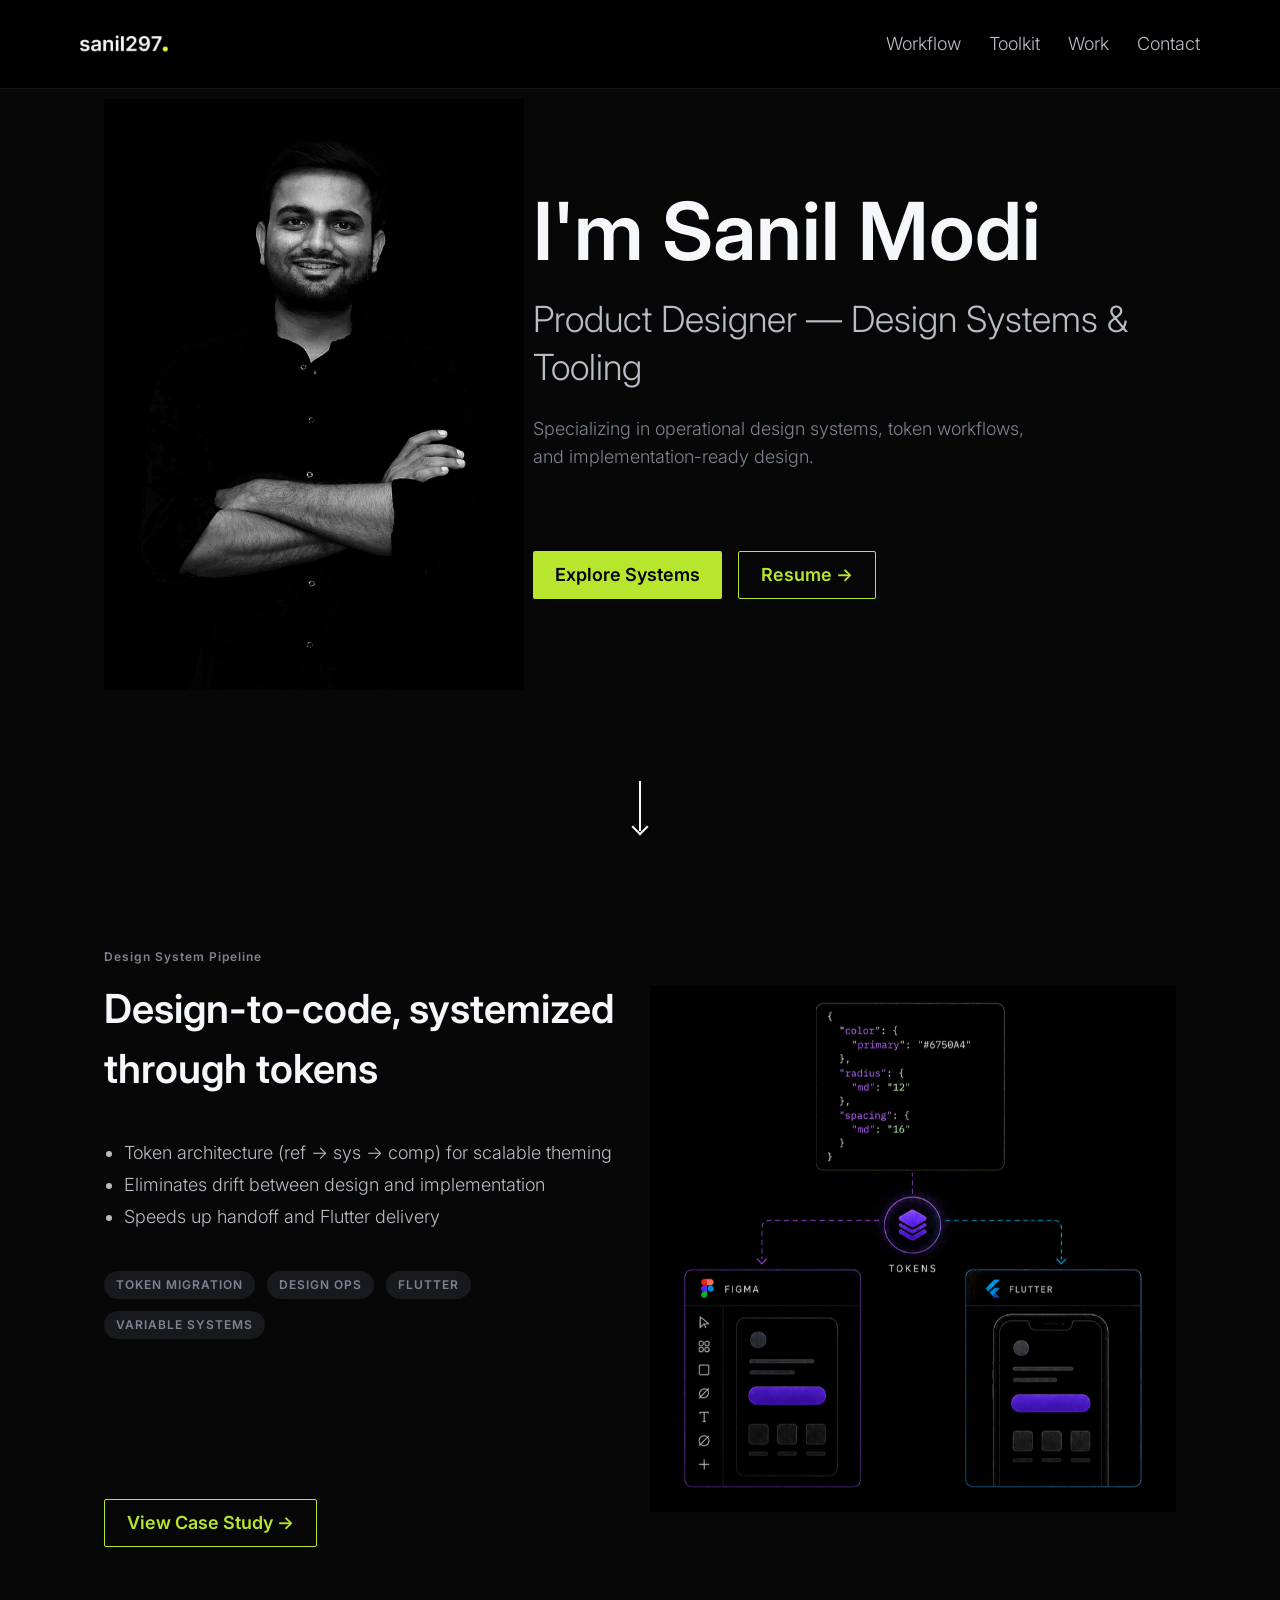
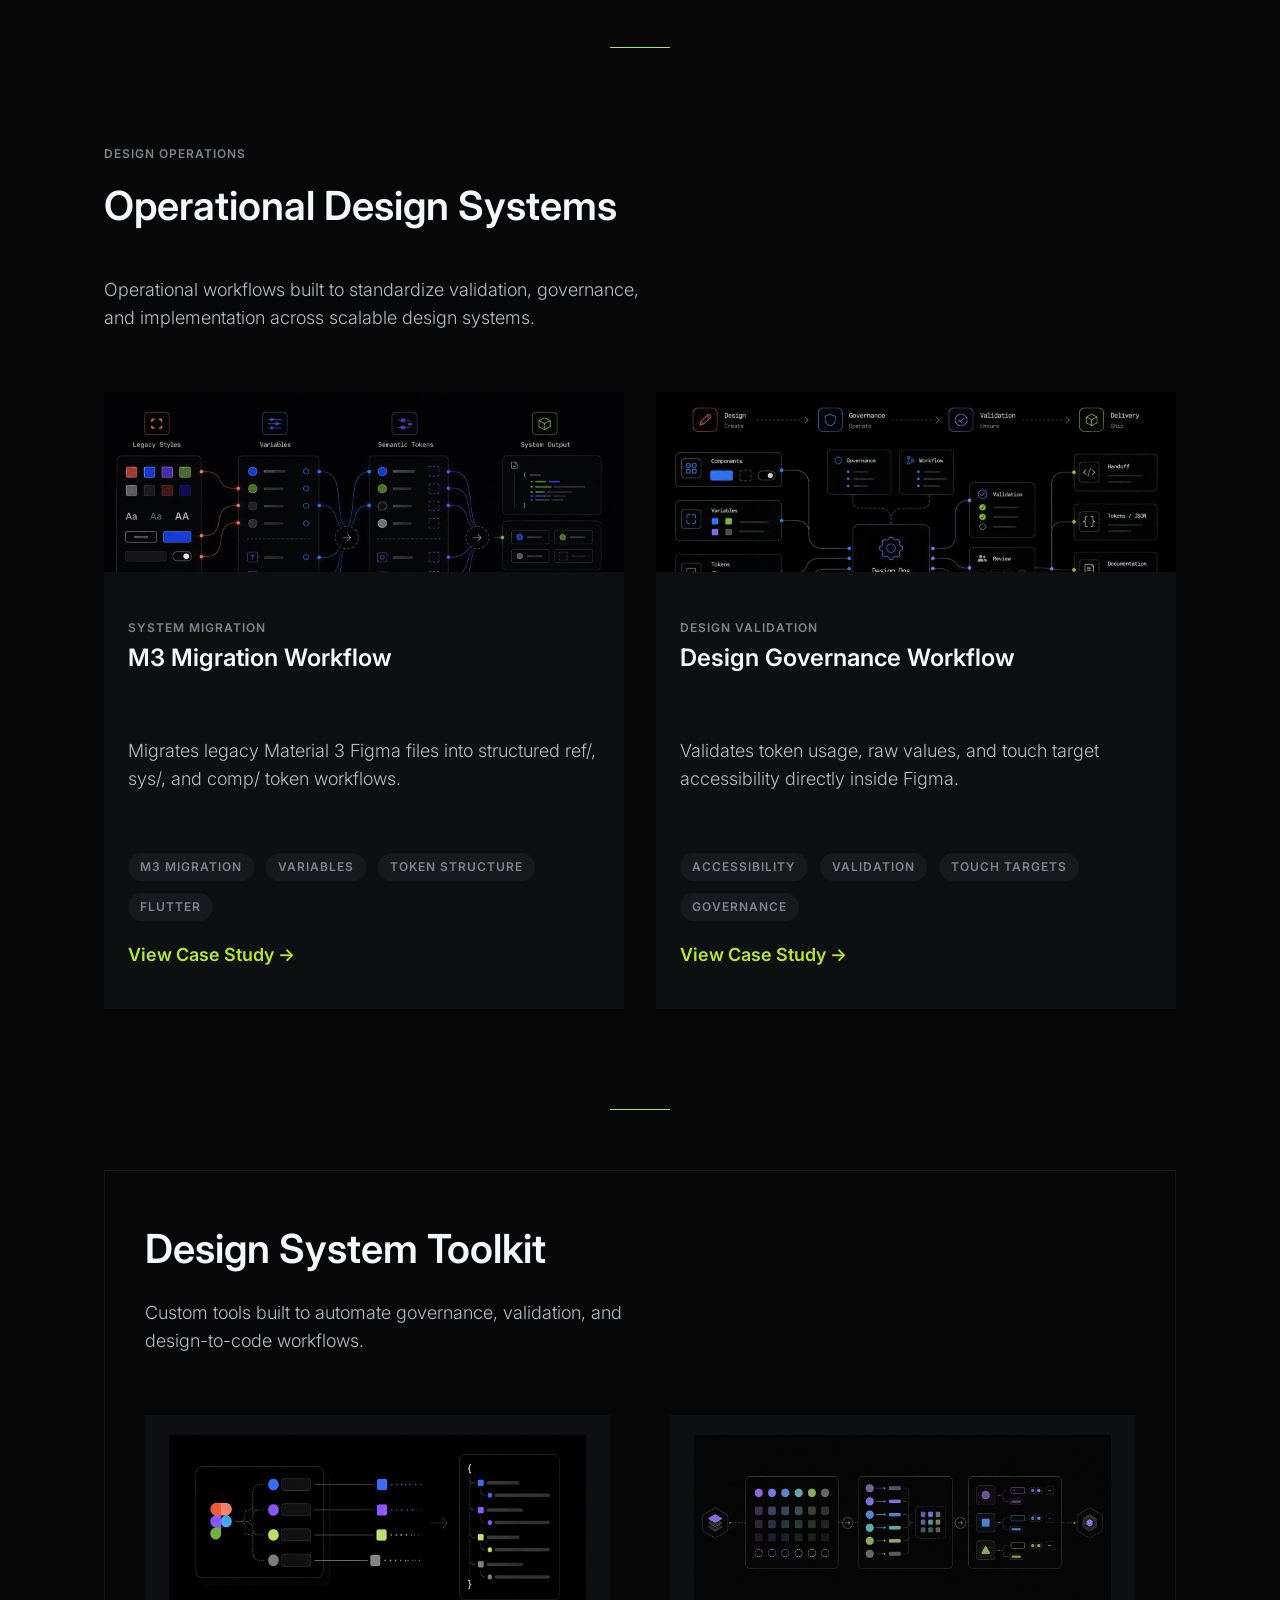
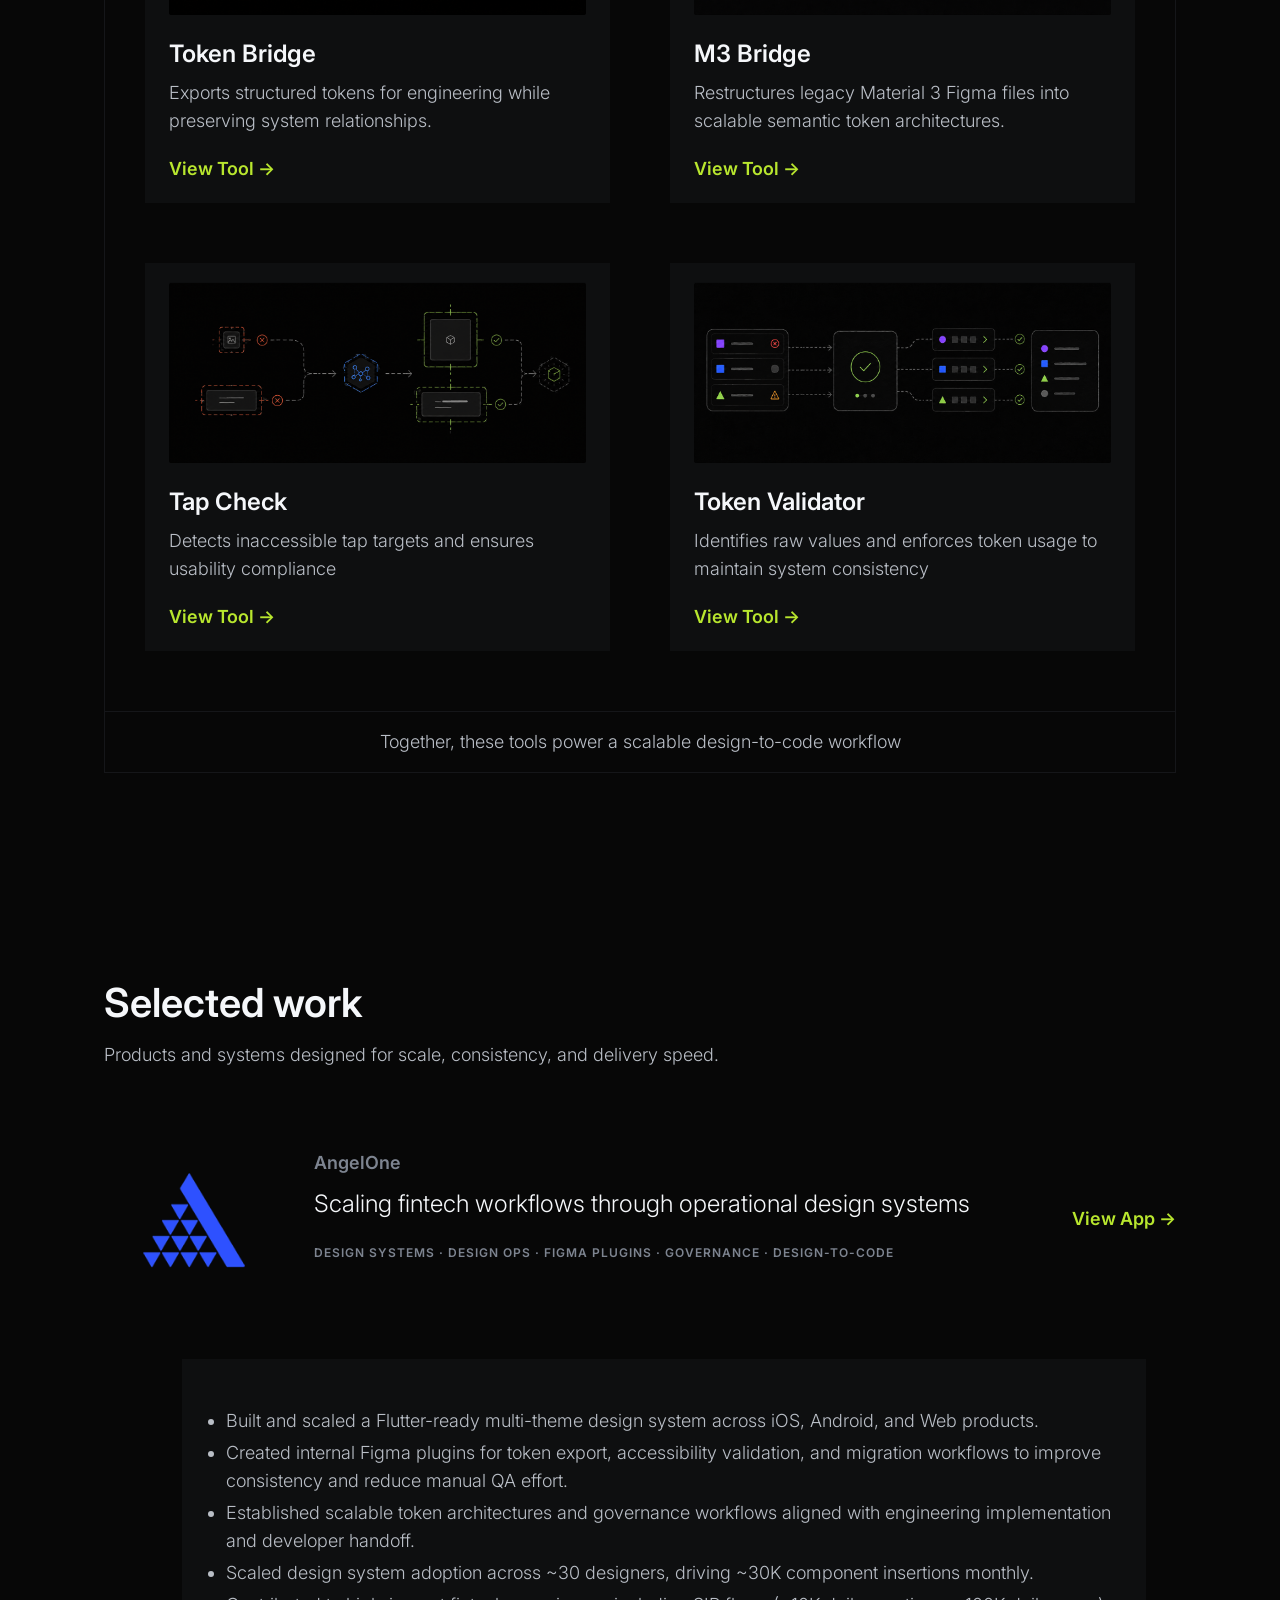
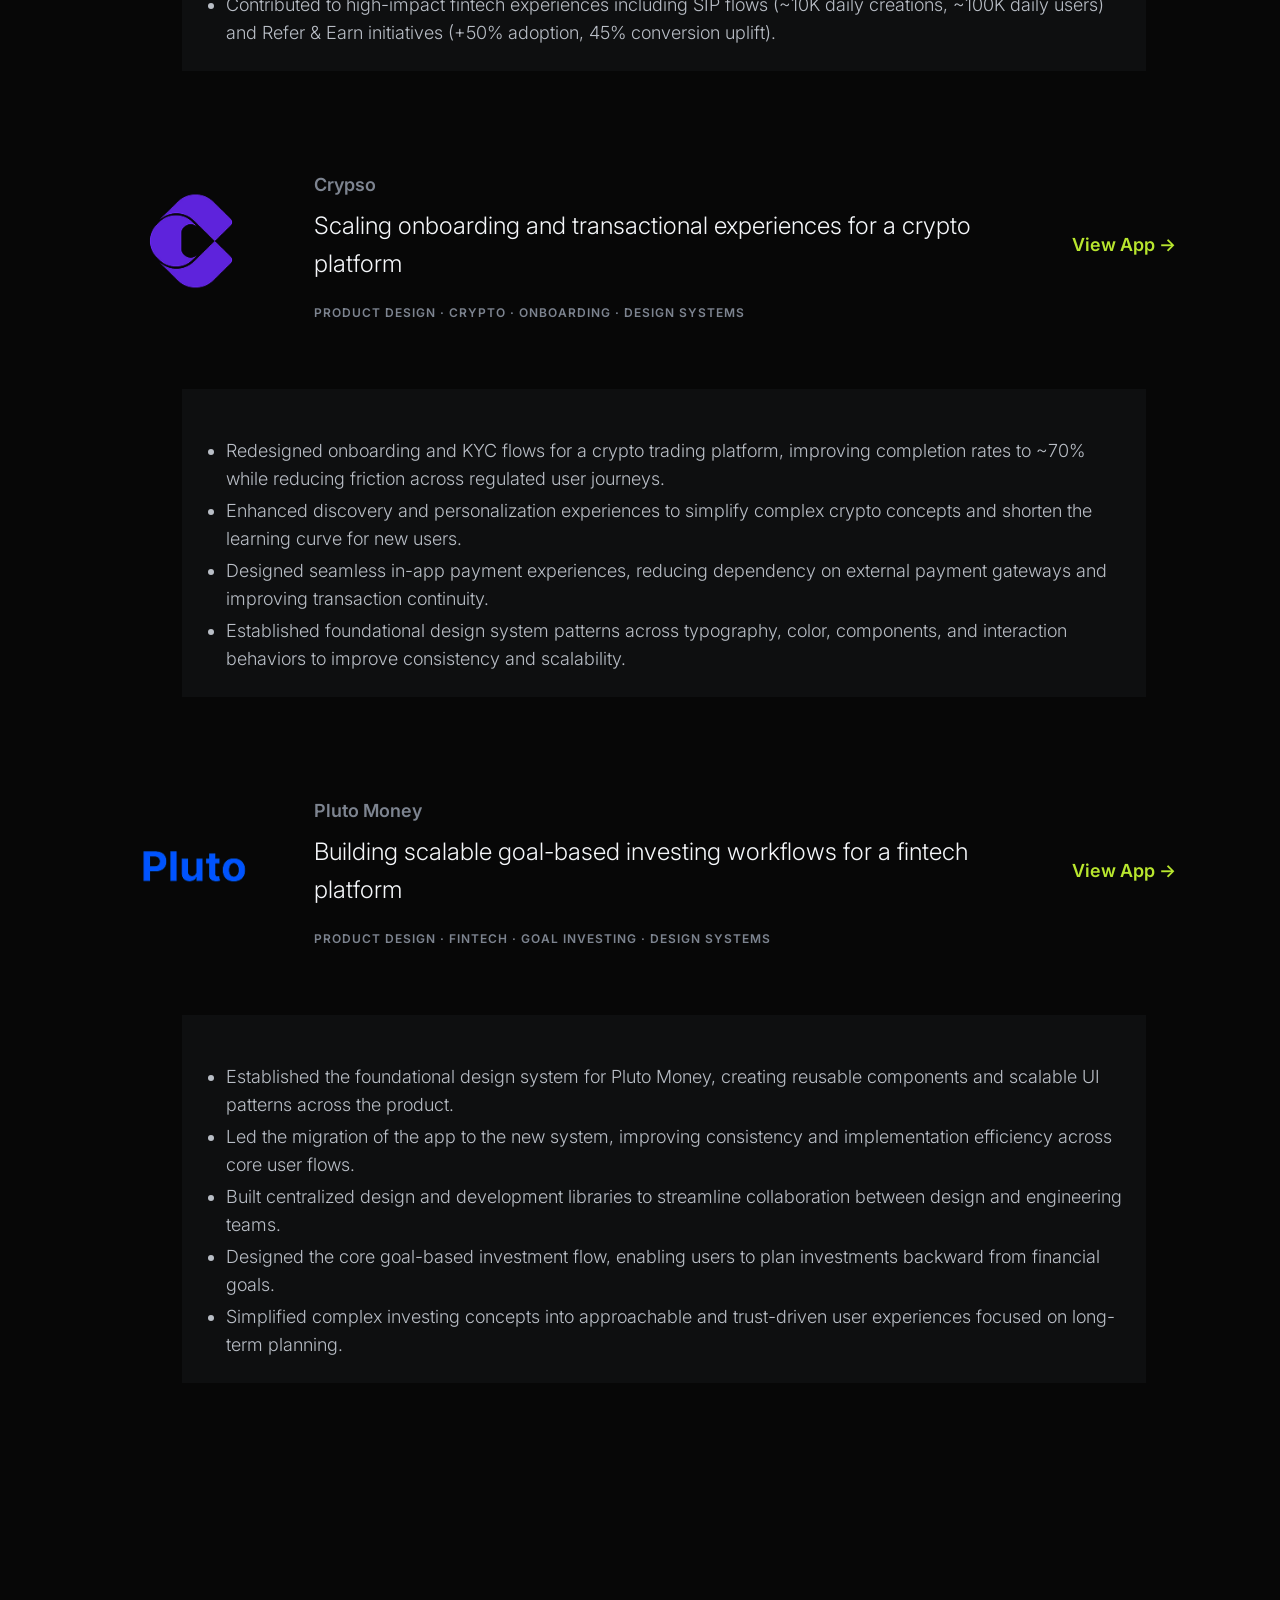
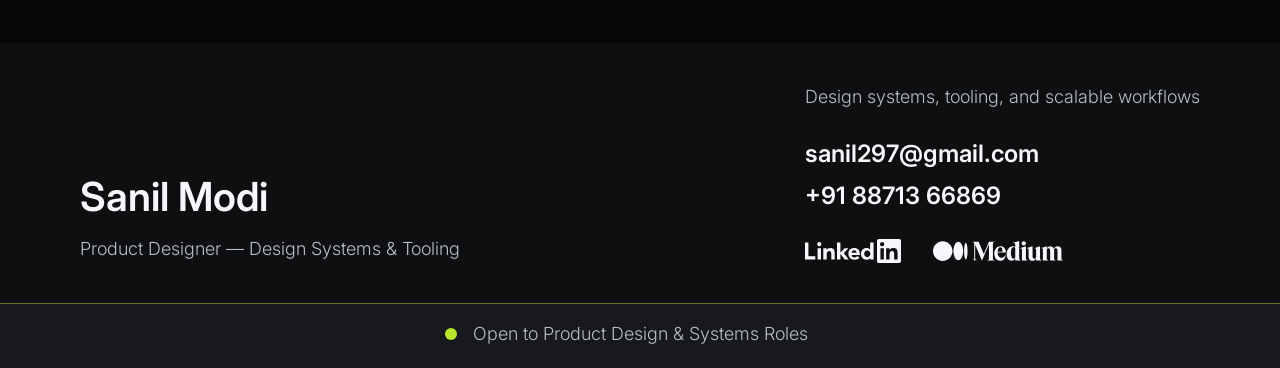
<file: index.html>
<!DOCTYPE html>
<html lang="en">

<head>
    <meta charset="UTF-8" />
    <meta name="viewport" content="width=device-width, initial-scale=1.0" />

    <title>Sanil Modi - Product Designer</title>

    <link rel="preconnect" href="https://fonts.googleapis.com">
    <link rel="preconnect" href="https://fonts.gstatic.com" crossorigin>

    <link href="https://fonts.googleapis.com/css2?family=Inter:wght@300;400;500;600;700;800&display=swap"
        rel="stylesheet" />

    <link rel="stylesheet" href="style.css" />
</head>

<body>

    <!-- NAVBAR -->

    <header class="navbar">
        <div class="page-container navbar-inner home">
            <a href="/">
                <img class="logo_img" src="assets/sanil297_logo.png" alt="">
            </a>
            <nav class="nav-links bdy18 txt2" id="navLinks">
                <a href="#workflow"> Workflow </a>
                <a href="#toolkit"> Toolkit </a>
                <a href="#work"> Work </a>
                <a href="#contact"> Contact </a>
            </nav>
            <div class="menu-btn" id="menuBtn">
                ☰
            </div>
        </div>
    </header>

    <div class="page-container margin-bottom-160">

        <!-- HERO -->

        <section class="hero">

            <div class="hero-image">
                <img src="assets/home_1.png" alt="Sanil">
            </div>

            <div class="hero-content">

                <h1 class="hdln60-bld">
                    I'm Sanil Modi
                </h1>

                <h2 class="lbl36">
                    Product Designer — Design Systems & Tooling
                </h2>

                <p class="bdy18 margin-bottom-80">
                    Specializing in operational design systems, token workflows, and implementation-ready design.
                </p>

                <div class="hero-buttons">

                    <a href="#workflow" class="btn btn-primary bdy14-bld">
                        Explore Systems
                    </a>

                    <a href="/resume" class="btn btn-secondary bdy14-bld" target="_blank">
                        Resume →
                    </a>

                </div>
            </div>

        </section>

        <div class="hero-scroll">
            <a href="#workflow" class="scroll-arrow"></a>
        </div>


        <!-- PIPELINE -->

        <section class="section" id="workflow">

            <div class="section-grid">

                <div class="section-left">

                    <span class="section-label mt12-bld">
                        Design System Pipeline
                    </span>

                    <h2 class="hdln40-bld margin-bottom-40">
                        Design-to-code,
                        systemized through tokens
                    </h2>


                    <ul class="workflow-list bdy18 txt2 margin-bottom-40 ">
                        <li>
                            Token architecture (ref → sys → comp) for scalable theming
                        </li>
                        <li>
                            Eliminates drift between design and implementation
                        </li>
                        <li>
                            Speeds up handoff and Flutter delivery
                        </li>
                    </ul>

                    <div class="tag-group margin-bottom-160">

                        <span class="mt12">TOKEN MIGRATION</span>
                        <span class="mt12">DESIGN OPS</span>
                        <span class="mt12">FLUTTER</span>
                        <span class="mt12">VARIABLE SYSTEMS</span>

                    </div>

                    <a href="/workflow-design-to-code" class="btn btn-secondary bdy14-bld">
                        View Case Study →
                    </a>

                </div>

                <div class="section-right">
                    <img src="assets/home_2.png" alt="">
                </div>

            </div>

        </section>

        <div class="insight-divider-na"></div>

        <!-- DESIGN OPERATIONS -->

        <section class="section">

            <div class="section-header">

                <span class="section-label mt12">
                    DESIGN OPERATIONS
                </span>

                <h2 class="hdln40-bld margin-bottom-40">
                    Operational Design Systems
                </h2>

                <p class="bdy18 margin-bottom-60">
                    Operational workflows built to standardize validation, governance, <br>
                    and implementation across scalable design systems.
                </p>

            </div>

            <div class="operational-grid">

                <!-- CARD 1 -->

                <div class="operational-card">

                    <img src="assets/home_3.png" alt="Migration Workflow">

                    <div class="operational-content">

                        <span class="mt12 txt3 margin-bottom-8">
                            SYSTEM MIGRATION
                        </span>

                        <h3 class="lbl24-bld margin-bottom-60">
                            M3 Migration Workflow
                        </h3>

                        <p class="bdy18 txt2 margin-bottom-60">
                            Migrates legacy Material 3 Figma files into structured ref/, sys/, and comp/ token
                            workflows.
                        </p>

                        <div class="tag-group">

                            <span class="mt12">M3 Migration</span>
                            <span class="mt12">Variables</span>
                            <span class="mt12">Token Structure</span>
                            <span class="mt12">Flutter</span>

                        </div>

                        <a href="/m3-migration-workflow" class="work-link lbl18-bld margin-top-100">
                            View Case Study →
                        </a>

                    </div>

                </div>

                <!-- DESIGN VALIDATION -->

                <div class="operational-card">

                    <img src="assets/home_4.png" alt="Governance Workflow">

                    <div class="operational-content">

                        <span class="mt12 txt3 margin-bottom-8 ">
                            DESIGN VALIDATION
                        </span>

                        <h3 class="lbl24-bld margin-bottom-60">
                            Design Governance Workflow
                        </h3>

                        <p class="bdy18 txt2 margin-bottom-60">
                            Validates token usage, raw values, and touch target accessibility directly inside Figma.
                        </p>

                        <div class="tag-group">

                            <span class="mt12">ACCESSIBILITY</span>
                            <span class="mt12">Validation</span>
                            <span class="mt12">Touch Targets</span>
                            <span class="mt12">Governance</span>

                        </div>

                        <a href="/design-governance-workflow" class="work-link lbl18-bld margin-top-100">
                            View Case Study →
                        </a>

                    </div>

                </div>

            </div>

        </section>

        <div class="insight-divider-na"></div>

        <!-- Design System Toolkit -->

        <section class="section" id="toolkit">
            <div class="toolkit-border-section">
                <div class="content">
                    <div class="section-header">

                        <h2 class="hdln40-bld margin-bottom-20">
                            Design System Toolkit
                        </h2>

                        <p class="bdy18 margin-bottom-60">
                            Custom tools built to automate governance, validation, and <br>
                            design-to-code workflows.
                        </p>

                    </div>

                    <div class="toolkit-grid">

                        <div class="tool-card">

                            <img src="assets/home_5.png" alt="">

                            <h3 class="lbl24-bld">
                                Token Bridge
                            </h3>

                            <p class="bdy18">
                                Exports structured tokens for engineering while preserving system relationships.
                            </p>

                            <a href="/token-bridge" class="work-link lbl18-bld margin-top-100">
                                View Tool →
                            </a>

                        </div>

                        <div class="tool-card">

                            <img src="assets/home_6.png" alt="">

                            <h3 class="lbl24-bld">
                                M3 Bridge
                            </h3>

                            <p class="bdy18">
                                Restructures legacy Material 3 Figma files into scalable semantic token architectures.
                            </p>

                            <a href="/m3-bridge" class="work-link lbl18-bld margin-top-100">
                                View Tool →
                            </a>

                        </div>

                        <div class="tool-card">

                            <img src="assets/home_7.png" alt="">

                            <h3 class="lbl24-bld">
                                Tap Check
                            </h3>

                            <p class="bdy18">
                                Detects inaccessible tap targets and ensures usability compliance
                            </p>

                            <a href="/tapcheck" class="work-link lbl18-bld margin-top-100">
                                View Tool →
                            </a>

                        </div>

                        <div class="tool-card">

                            <img src="assets/home_8.png" alt="">

                            <h3 class="lbl24-bld">
                                Token Validator
                            </h3>

                            <p class="bdy18">
                                Identifies raw values and enforces token usage to maintain system consistency
                            </p>

                            <a href="/token-validator" class="work-link lbl18-bld margin-top-100">
                                View Tool →
                            </a>

                        </div>

                    </div>
                </div>

                <div class="card-footer bdy18">
                    Together, these tools power a scalable design-to-code workflow
                </div>

                <!-- <div class="note bdy18">
                    Together, these tools power a scalable design-to-code workflow
                </div> -->
            </div>
        </section>


        <!-- SELECTED WORK -->

        <section class="section" id="work">

            <div class="section-header margin-bottom-80">

                <h2 class="hdln40-bld margin-bottom-8">
                    Selected work
                </h2>

                <p class="bdy18">
                    Products and systems designed for scale, consistency, and delivery speed.
                </p>

            </div>

            <div class="work-list">


                <div class="work-item">

                    <!-- LEFT LOGO -->

                    <div class="work-logo">
                        <img src="/assets/home_9.png" alt="">
                    </div>

                    <!-- CENTER CONTENT -->

                    <div class="work-main">

                        <p class="section-label margin-bottom-8 lbl18-bld">
                            AngelOne
                        </p>

                        <h3 class="lbl24 margin-bottom-24">
                            Scaling fintech workflows through operational design systems
                        </h3>

                        <p class="mt12 txt3">
                            DESIGN SYSTEMS · DESIGN OPS · FIGMA PLUGINS · GOVERNANCE · DESIGN-TO-CODE
                        </p>

                    </div>

                    <!-- RIGHT CTA -->

                    <div class="work-cta">

                        <a href="https://play.google.com/store/apps/details?id=com.msf.angelmobile&hl=en_IN"
                            target="_blank" class="work-link lbl18-bld">
                            View App →
                        </a>

                    </div>

                </div>

                <!-- FULL WIDTH DETAILS -->

                <div class="work-detail-card">

                    <ul class="workflow-list bdy18 txt2">

                        <li>
                            Built and scaled a Flutter-ready multi-theme design system across iOS, Android, and Web
                            products.
                        </li>

                        <li>
                            Created internal Figma plugins for token export, accessibility validation, and migration
                            workflows to improve consistency and reduce manual QA effort.
                        </li>
                        <li>
                            Established scalable token architectures and governance workflows aligned with
                            engineering implementation and developer handoff.
                        </li>
                        <li>
                            Scaled design system adoption across ~30 designers, driving ~30K component insertions
                            monthly.
                        </li>
                        <li>
                            Contributed to high-impact fintech experiences including SIP flows (~10K daily
                            creations, ~100K daily users) and Refer & Earn initiatives (+50% adoption, 45%
                            conversion uplift).
                        </li>

                    </ul>

                </div>


                <div class="work-item">

                    <!-- LEFT LOGO -->

                    <div class="work-logo">
                        <img src="/assets/home_10.png" alt="">
                    </div>

                    <!-- CENTER CONTENT -->

                    <div class="work-main">

                        <p class="section-label margin-bottom-8 lbl18-bld">
                            Crypso
                        </p>

                        <h3 class="lbl24 margin-bottom-24">
                            Scaling onboarding and transactional experiences for a crypto platform
                        </h3>

                        <p class="mt12 txt3">
                            PRODUCT DESIGN · CRYPTO · ONBOARDING · DESIGN SYSTEMS
                        </p>

                    </div>

                    <!-- RIGHT CTA -->

                    <div class="work-cta">

                        <a href="https://www.crypsoapp.com/" target="_blank" class="work-link lbl18-bld">
                            View App →
                        </a>

                    </div>

                </div>

                <!-- FULL WIDTH DETAILS -->

                <div class="work-detail-card">

                    <ul class="workflow-list bdy18 txt2">

                        <li>
                            Redesigned onboarding and KYC flows for a crypto trading platform, improving completion
                            rates to ~70% while reducing friction across regulated user journeys.
                        </li>

                        <li>
                            Enhanced discovery and personalization experiences to simplify complex crypto concepts
                            and shorten the learning curve for new users.
                        </li>

                        <li>
                            Designed seamless in-app payment experiences, reducing dependency on external payment
                            gateways and improving transaction continuity.
                        </li>

                        <li>
                            Established foundational design system patterns across typography, color, components,
                            and interaction behaviors to improve consistency and scalability.
                        </li>

                    </ul>

                </div>


                <div class="work-item">

                    <!-- LEFT LOGO -->

                    <div class="work-logo">
                        <img src="/assets/home_11.png" alt="">
                    </div>

                    <!-- CENTER CONTENT -->

                    <div class="work-main">

                        <p class="section-label margin-bottom-8 lbl18-bld">
                            Pluto Money
                        </p>

                        <h3 class="lbl24 margin-bottom-24">
                            Building scalable goal-based investing workflows for a fintech platform
                        </h3>

                        <p class="mt12 txt3">
                            PRODUCT DESIGN · FINTECH · GOAL INVESTING · DESIGN SYSTEMS
                        </p>

                    </div>

                    <!-- RIGHT CTA -->

                    <div class="work-cta">

                        <a href="https://plutomoney.in/" target="_blank" class="work-link lbl18-bld">
                            View App →
                        </a>

                    </div>

                </div>

                <!-- FULL WIDTH DETAILS -->

                <div class="work-detail-card">

                    <ul class="workflow-list bdy18 txt2">

                        <li>
                            Established the foundational design system for Pluto Money,
                            creating reusable components and scalable UI patterns
                            across the product.
                        </li>

                        <li>
                            Led the migration of the app to the new system,
                            improving consistency and implementation efficiency
                            across core user flows.
                        </li>

                        <li>
                            Built centralized design and development libraries
                            to streamline collaboration between design and engineering teams.
                        </li>

                        <li>
                            Designed the core goal-based investment flow,
                            enabling users to plan investments backward from financial goals.
                        </li>

                        <li>
                            Simplified complex investing concepts into approachable
                            and trust-driven user experiences focused on long-term planning.
                        </li>

                    </ul>

                </div>

            </div>

    </div>

    <!-- FOOTER -->

    <footer class="footer" id="contact">

        <!-- MAIN -->

        <div class="page-container footer-main">

            <!-- LEFT -->

            <div class="footer-left">

                <h2 class="hdln40-bld">
                    Sanil Modi
                </h2>

                <p class="bdy18 text2">
                    Product Designer — Design Systems & Tooling
                </p>

            </div>

            <!-- RIGHT -->

            <div class="footer-right">

                <p class="bdy18 footer-note">
                    Design systems, tooling, and scalable workflows
                </p>

                <div class="footer-contact">

                    <a href="mailto:sanil297@gmail.com" class="lbl24-bld">
                        sanil297@gmail.com
                    </a>

                    <a href="tel:+918871368690" class="lbl24-bld">
                        +91 88713 66869
                    </a>

                </div>

                <div class="footer-socials">

                    <a href="https://www.linkedin.com/in/sanil297" target="_blank" class="social-link bdy18-bld">
                        <img class="linkedIn" src="assets/linkedin.svg" alt="">
                    </a>

                    <a href="https://medium.com/@sanil297" target="_blank" class="social-link bdy18-bld">
                        <img class="medium" src="assets/medium.svg" alt="">
                    </a>

                </div>

            </div>

        </div>

        <!-- BOTTOM -->
        <div class="footer-bottom">
            <div class="footer-live">
                <span class="live-dot dot-lg"></span>

                <p class="bdy18">
                    Open to Product Design & Systems Roles
                </p>
            </div>
        </div>

    </footer>



    <script src="script.js"></script>

</body>

</html>
</file>
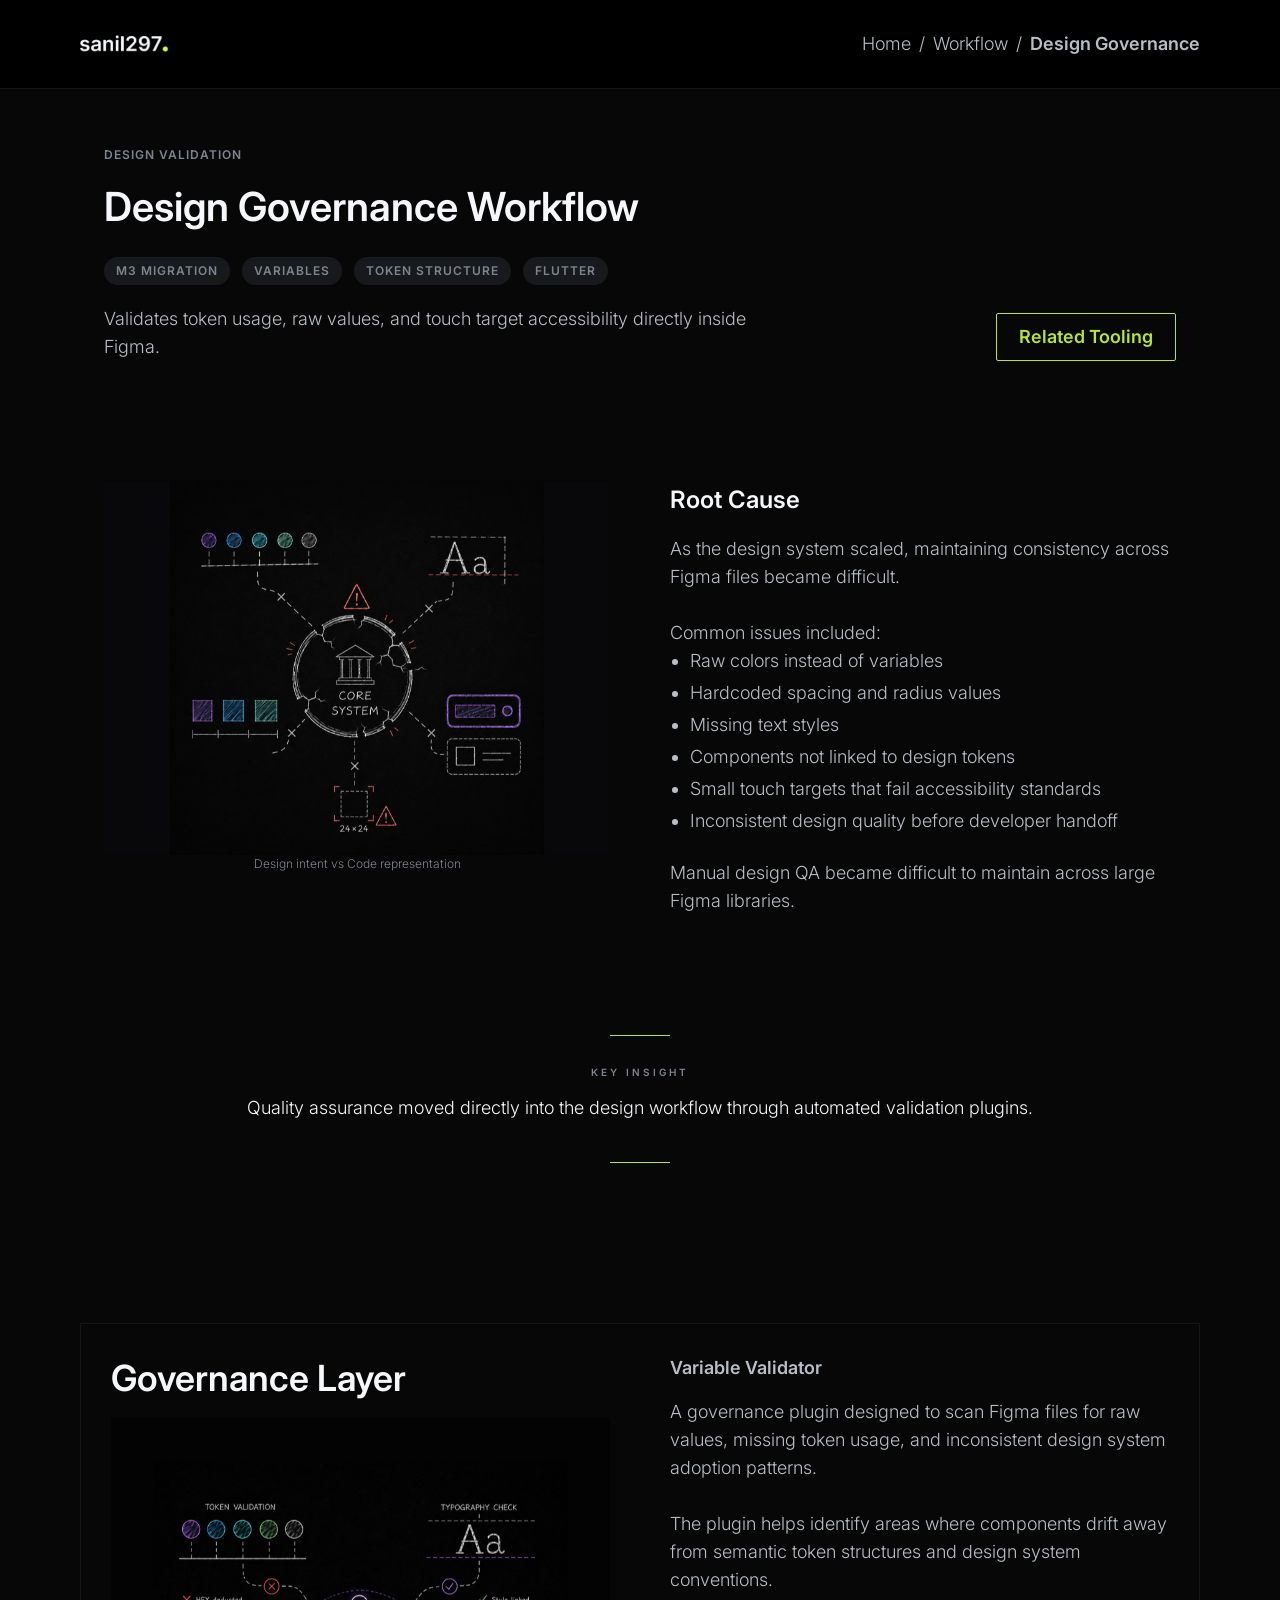
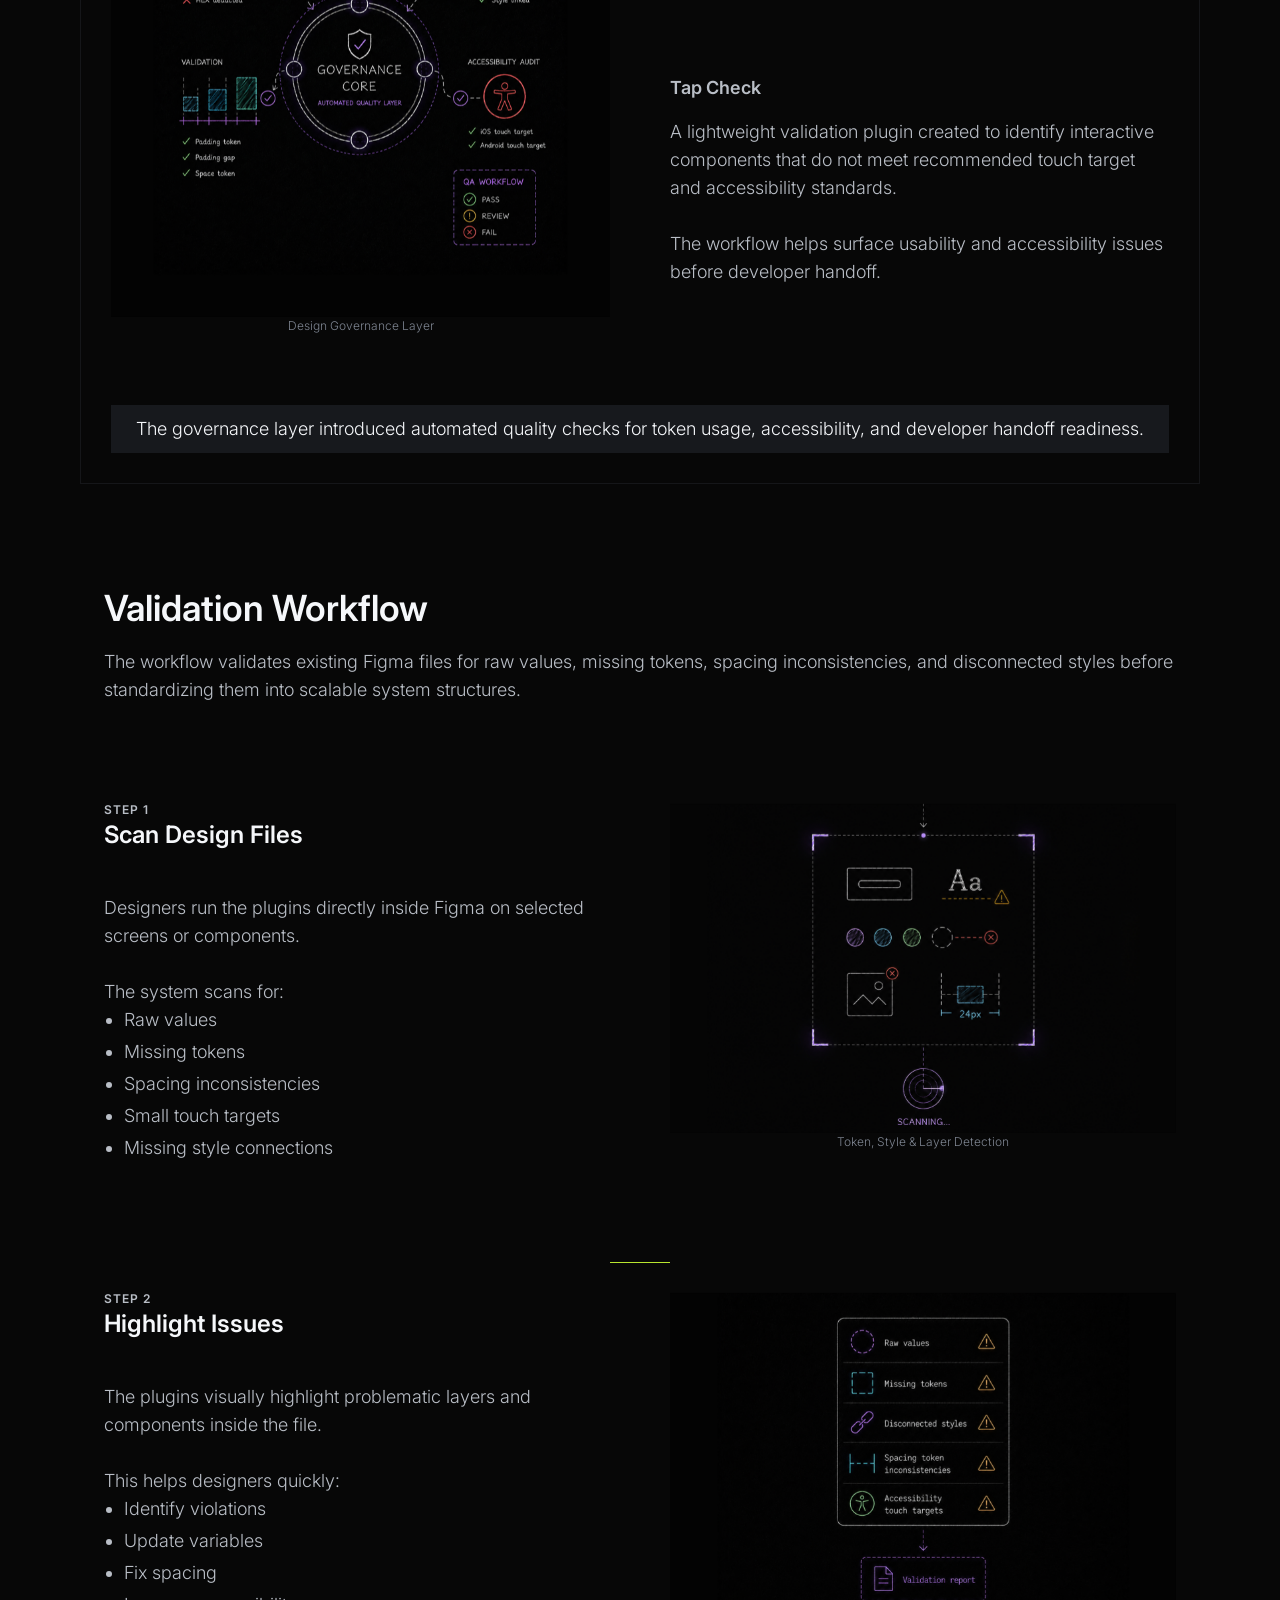
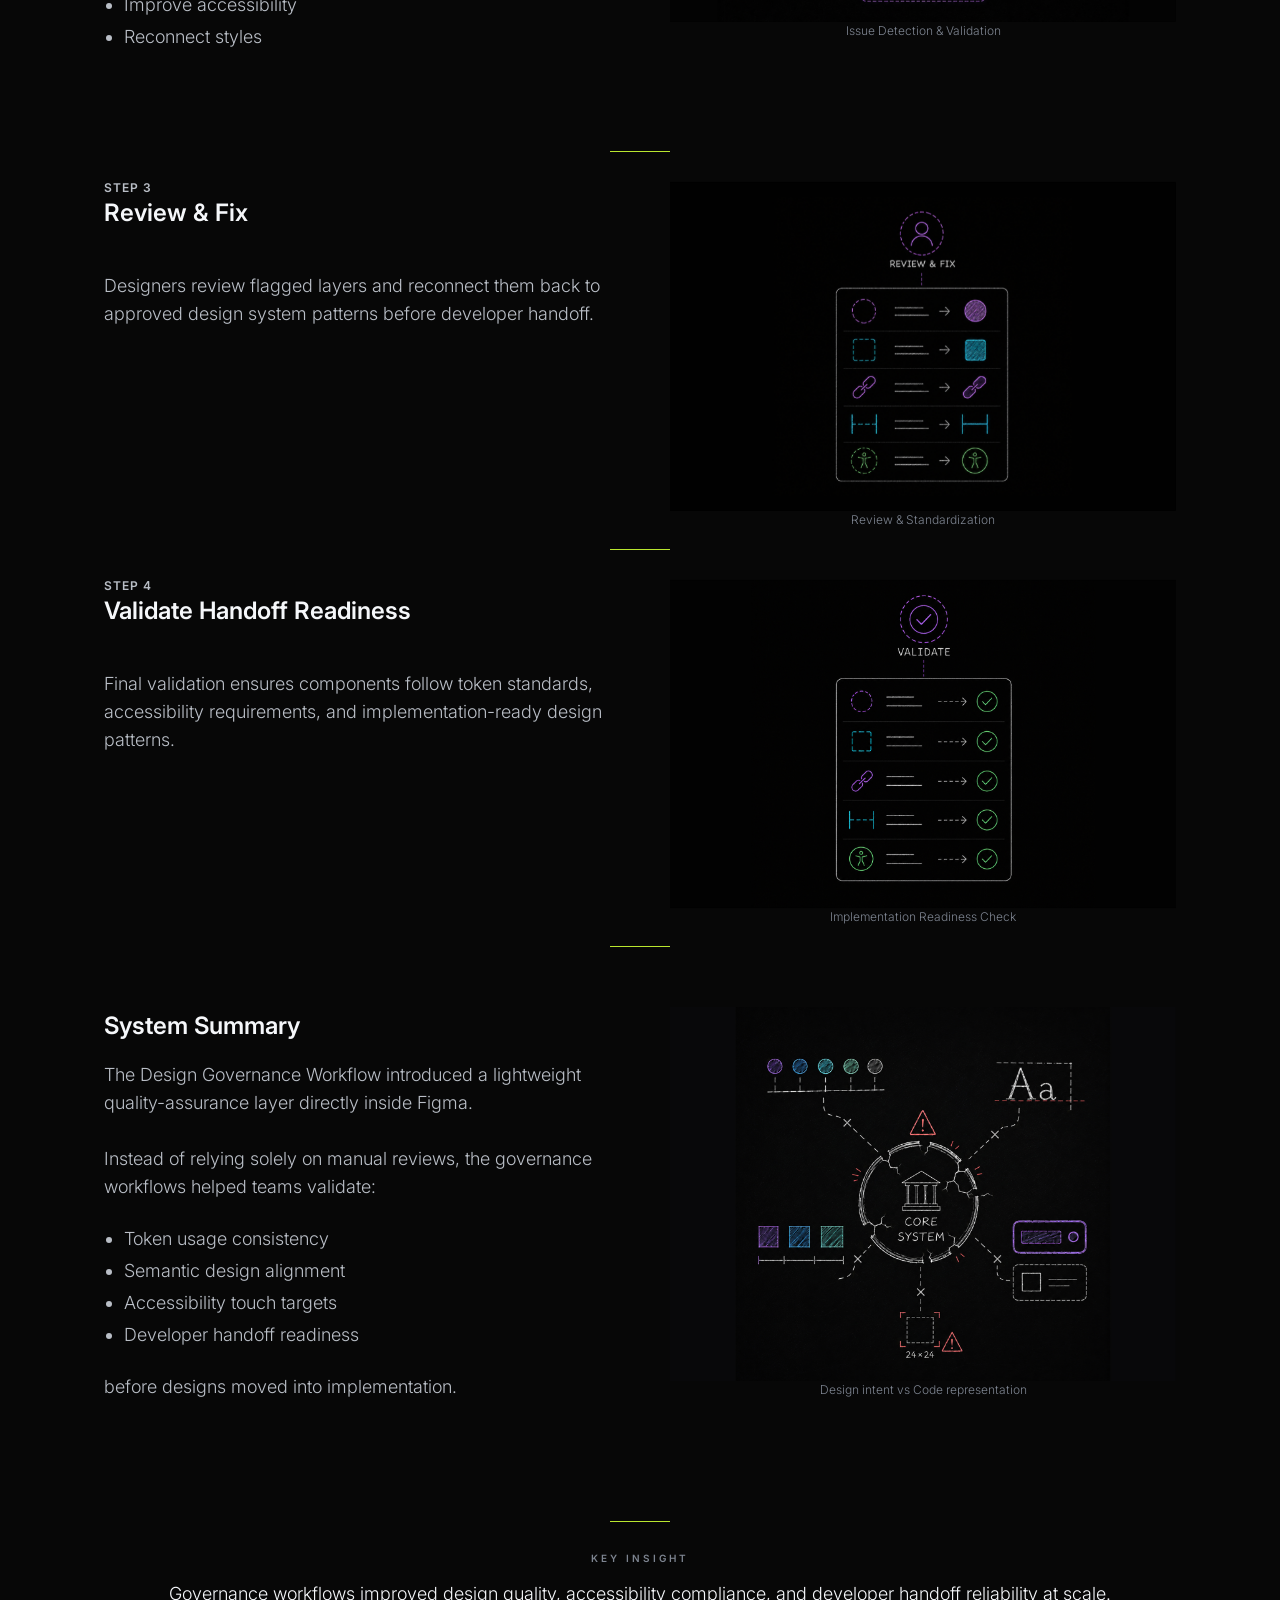
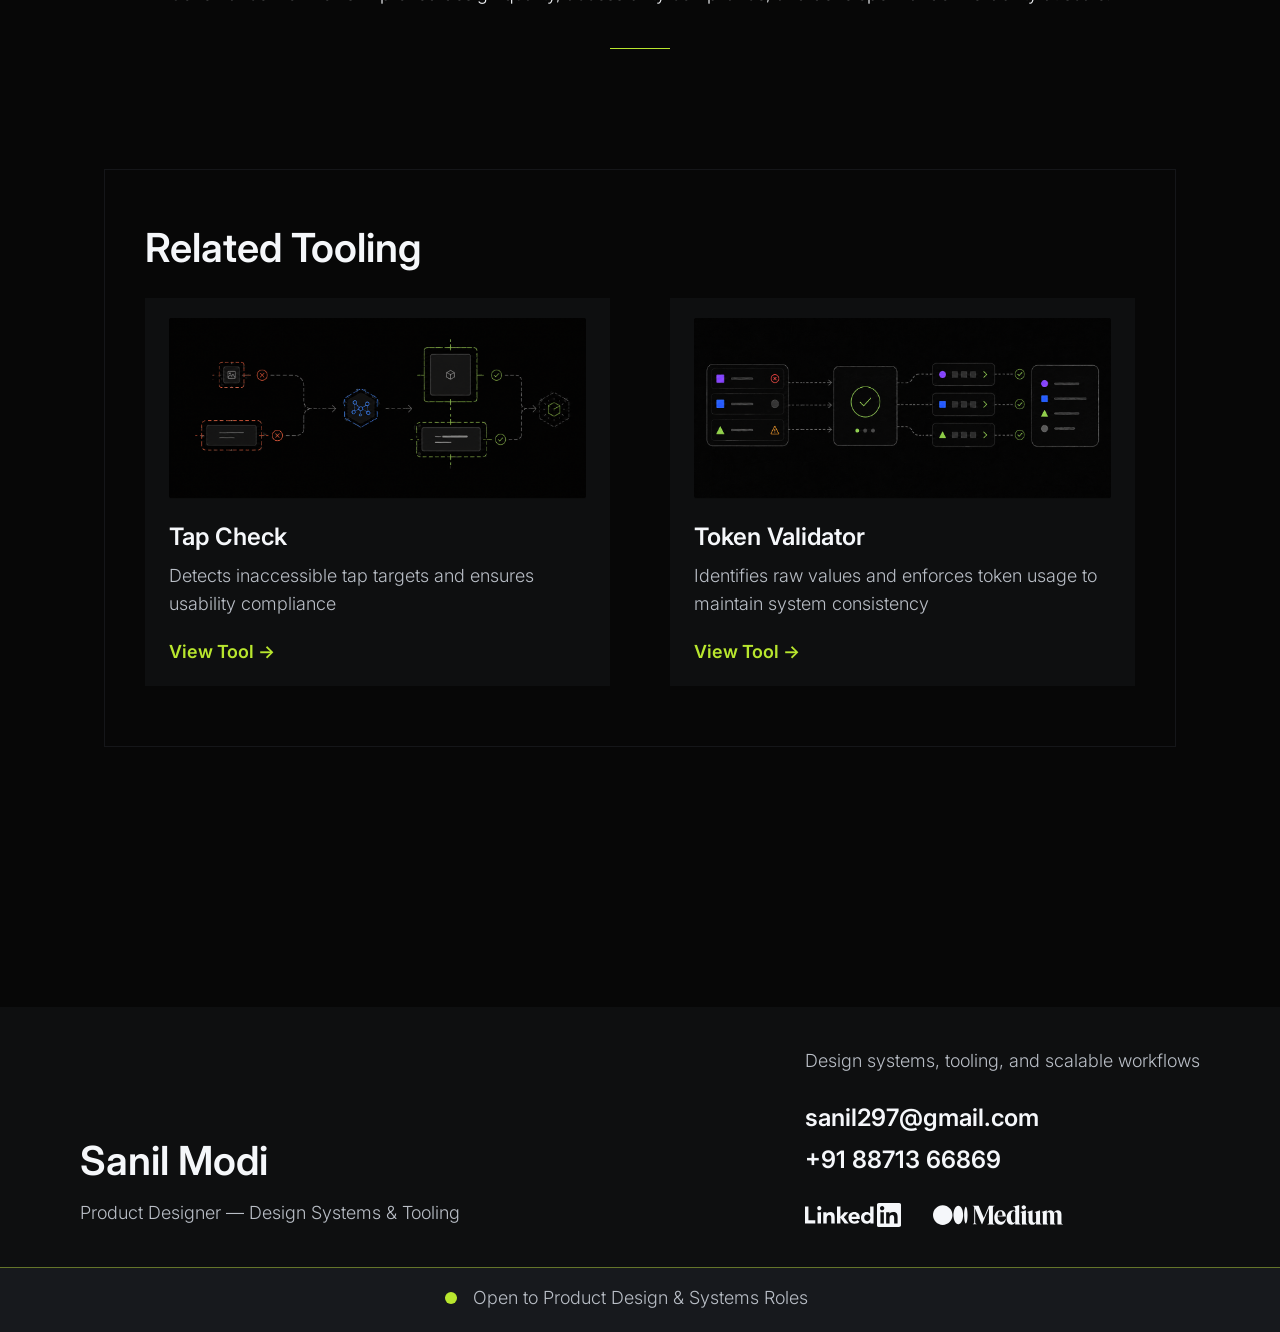
<file: design-governance-workflow/index.html>
<!DOCTYPE html>

<html lang="en">

<head>


    <meta charset="UTF-8" />
    <meta name="viewport" content="width=device-width, initial-scale=1.0" />

    <title>
        Design Governance
    </title>

    <link rel="preconnect" href="https://fonts.googleapis.com">
    <link rel="preconnect" href="https://fonts.gstatic.com" crossorigin>

    <link href="https://fonts.googleapis.com/css2?family=Inter:wght@300;400;500;600;700;800&display=swap"
        rel="stylesheet">

    <link rel="stylesheet" href="/style.css">


</head>

<body>

    <!-- NAVBAR -->

    <header class="navbar">
        <div class="page-container navbar-inner">
            <a href="/">
                <img class="logo_img" src="/assets/sanil297_logo.png" alt="">
            </a>
            <nav class="nav-links bdy18 txt2" id="navLinks">
                <a href="/">Home</a>
                <span>/</span>
                <a href="/#workflow">Workflow</a>
                <span>/</span>
                <span class="bdy18-bld">Design Governance</span>
            </nav>
            <div class="menu-btn" id="menuBtn">
                ☰
            </div>
        </div>
    </header>

    <div class="page-container">

        <!-- HERO -->

        <section class="workflow-hero">

            <div class="workflow-hero-grid">

                <div>

                    <span class="section-label mt12-bld">
                        DESIGN VALIDATION
                    </span>

                    <h1 class="hdln40-bld">
                        Design Governance Workflow
                    </h1>

                    <div class="tag-group">

                        <span class="mt12">M3 MIGRATION</span>
                        <span class="mt12">VARIABLES</span>
                        <span class="mt12">Token Structure</span>
                        <span class="mt12">FLUTTER</span>

                    </div>

                    <p class="bdy18 txt2">
                        Validates token usage, raw values, and touch target accessibility directly inside Figma.
                    </p>

                </div>

                <a href="#related-tooling" class="btn btn-secondary bdy18-bld">
                    Related Tooling
                </a>

            </div>

        </section>

        <!-- ROOT CAUSE -->

        <section class="workflow-problem-section">

            <div class="workflow-problem-grid">

                <!-- IMAGE -->

                <div class="workflow-problem-visual">

                    <img src="/assets/design_governance_1.jpg" alt="">

                    <div class="workflow-caption">
                        Design intent vs Code representation
                    </div>

                </div>

                <!-- CONTENT -->

                <div class="workflow-problem-content">

                    <div class="workflow-copy-block">

                        <h2 class="lbl24-bld margin-bottom-16">
                            Root Cause
                        </h2>

                        <p class="bdy18 txt2">
                            As the design system scaled, maintaining consistency across Figma files became difficult.
                            <br><br>
                            Common issues included:
                        </p>

                        <ul class="workflow-list margin-top-0 bdy18 txt2">
                            <li>
                                Raw colors instead of variables
                            </li>
                            <li>
                                Hardcoded spacing and radius values
                            </li>
                            <li>
                                Missing text styles
                            </li>
                            <li>
                                Components not linked to design tokens
                            </li>
                            <li>
                                Small touch targets that fail accessibility standards
                            </li>
                            <li>
                                Inconsistent design quality before developer handoff
                            </li>
                        </ul>

                        <p class="bdy18 txt2 margin-top-24">
                            Manual design QA became difficult to maintain across large Figma libraries.
                        </p>

                    </div>
                </div>
            </div>
        </section>

        <!-- INSIGHT -->

        <section class="workflow-insight">

            <div class="insight-divider"></div>

            <span class="section-label mt8-bld ">
                KEY INSIGHT
            </span>

            <p class="bdy18">
                Quality assurance moved directly into the design workflow through automated validation plugins.
            </p>

            <div class="insight-divider-bottom"></div>
        </section>


        <section class="workflow-problem-section border-section">
            <div class="workflow-problem-grid">

                <!-- IMAGE -->
                <div class="workflow-problem-visual">
                    <h2 class="lbl36-bld margin-bottom-16">
                        Governance Layer
                    </h2>
                    <img src="/assets/design_governance_2.jpg" alt="">

                    <div class="workflow-caption">
                        Design Governance Layer
                    </div>
                </div>

                <!-- CONTENT -->
                <div class="workflow-problem-content bdy18 txt2">
                    <div class="margin-bottom-80">
                        <h2 class="bdy18-bld margin-bottom-16">
                            Variable Validator
                        </h2>
                        <p class="bdy18 txt2">
                            A governance plugin designed to scan Figma files for raw values, missing token usage, and
                            inconsistent design system adoption patterns.
                            <br><br>
                            The plugin helps identify areas where components drift away from semantic token structures
                            and
                            design system conventions.
                        </p>
                    </div>
                    <div>
                        <h2 class="bdy18-bld margin-bottom-16">
                            Tap Check
                        </h2>
                        <p class="bdy18 txt2">
                            A lightweight validation plugin created to identify interactive components that do not meet
                            recommended touch target and accessibility standards.
                            <br><br>
                            The workflow helps surface usability and accessibility issues before developer handoff.
                        </p>
                    </div>
                </div>
            </div>

            <!-- NOTE -->

            <div class="note bdy18">
                The governance layer introduced automated quality checks for token usage, accessibility, and developer
                handoff readiness.
            </div>
        </section>


        <section class="workflow-problem-section">

            <h2 class="lbl36-bld margin-bottom-16">
                Validation Workflow
            </h2>

            <p class="bdy18 txt2 margin-bottom-100">
                The workflow validates existing Figma files for raw values, missing tokens, spacing inconsistencies,
                and
                disconnected styles before standardizing them into scalable system structures.
            </p>

            <div class="workflow-problem-grid">

                <!-- STEP 1 -->

                <div class="workflow-problem-content bdy18">
                    <div class="margin-bottom-80">
                        <p class="mt12-bld txt2">
                            STEP 1
                        </p>
                        <h2 class="lbl24-bld margin-bottom-40">
                            Scan Design Files
                        </h2>
                        <p class="bdy18 txt2">
                            Designers run the plugins directly inside Figma on selected screens or components.
                            <br><br>
                            The system scans for:
                        </p>
                        <ul class="workflow-list margin-top-0 bdy18 txt2">
                            <li>
                                Raw values
                            </li>
                            <li>
                                Missing tokens
                            </li>
                            <li>
                                Spacing inconsistencies
                            </li>
                            <li>
                                Small touch targets
                            </li>
                            <li>
                                Missing style connections
                            </li>
                        </ul>
                    </div>
                </div>

                <!-- IMAGE -->
                <div class="workflow-problem-visual">
                    <img src="/assets/design_governance_3.jpg" alt="">
                    <div class="workflow-caption">
                        Token, Style & Layer Detection
                    </div>
                </div>
            </div>

            <!-- Insight -->
            <div class="insight-divider margin-top-20"></div>

            <div class="workflow-problem-grid">

                <!-- STEP 2 -->

                <div class="workflow-problem-content bdy18">
                    <div class="margin-bottom-80">
                        <p class="mt12-bld txt2">
                            STEP 2
                        </p>
                        <h2 class="lbl24-bld margin-bottom-40">
                            Highlight Issues
                        </h2>
                        <p class="bdy18 txt2">
                            The plugins visually highlight problematic layers and components inside the file.
                            <br><br>
                            This helps designers quickly:
                        </p>
                        <ul class="workflow-list margin-top-0 bdy18 txt2">
                            <li>
                                Identify violations
                            </li>
                            <li>
                                Update variables
                            </li>
                            <li>
                                Fix spacing
                            </li>
                            <li>
                                Improve accessibility
                            </li>
                            <li>
                                Reconnect styles
                            </li>
                        </ul>
                    </div>
                </div>

                <!-- IMAGE -->
                <div class="workflow-problem-visual">
                    <img src="/assets/design_governance_4.jpg" alt="">
                    <div class="workflow-caption">
                        Issue Detection & Validation
                    </div>
                </div>
            </div>

            <!-- Insight -->
            <div class="insight-divider margin-top-20"></div>

            <div class="workflow-problem-grid">

                <!-- STEP 3 -->

                <div class="workflow-problem-content bdy18">
                    <div class="margin-bottom-80">
                        <p class="mt12-bld txt2">
                            STEP 3
                        </p>
                        <h2 class="lbl24-bld margin-bottom-40">
                            Review & Fix
                        </h2>
                        <p class="bdy18 txt2">
                            Designers review flagged layers and reconnect them back to approved design system patterns
                            before developer handoff.
                        </p>
                    </div>
                </div>

                <!-- IMAGE -->
                <div class="workflow-problem-visual">
                    <img src="/assets/design_governance_5.jpg" alt="">
                    <div class="workflow-caption">
                        Review & Standardization
                    </div>
                </div>
            </div>

            <!-- Insight -->
            <div class="insight-divider margin-top-20"></div>

            <div class="workflow-problem-grid">

                <!-- STEP 4 -->

                <div class="workflow-problem-content bdy18">
                    <div class="margin-bottom-80">
                        <p class="mt12-bld txt2">
                            STEP 4
                        </p>
                        <h2 class="lbl24-bld margin-bottom-40">
                            Validate Handoff Readiness
                        </h2>
                        <p class="bdy18 txt2">
                            Final validation ensures components follow token standards, accessibility requirements, and
                            implementation-ready design patterns.
                        </p>
                    </div>
                </div>

                <!-- IMAGE -->
                <div class="workflow-problem-visual">
                    <img src="/assets/design_governance_6.jpg" alt="">
                    <div class="workflow-caption">
                        Implementation Readiness Check
                    </div>
                </div>
            </div>

            <!-- Insight -->
            <div class="insight-divider margin-top-20"></div>
        </section>

        <!-- ROOT CAUSE -->

        <section class="workflow-problem-section">

            <div class="workflow-problem-grid">

                <!-- CONTENT -->

                <div class="workflow-problem-content">

                    <div class="workflow-copy-block">

                        <h2 class="lbl24-bld margin-bottom-16">
                            System Summary
                        </h2>

                        <p class="bdy18 txt2">
                            The Design Governance Workflow introduced a lightweight quality-assurance layer directly
                            inside Figma.
                            <br><br>
                            Instead of relying solely on manual reviews, the governance workflows helped teams validate:
                        </p>

                        <ul class="workflow-list bdy18 txt2">
                            <li>
                                Token usage consistency
                            </li>
                            <li>
                                Semantic design alignment
                            </li>
                            <li>
                                Accessibility touch targets
                            </li>
                            <li>
                                Developer handoff readiness
                            </li>
                        </ul>

                        <p class="bdy18 txt2 margin-top-24">
                            before designs moved into implementation.
                        </p>

                    </div>
                </div>

                <!-- IMAGE -->

                <div class="workflow-problem-visual">

                    <img src="/assets/design_governance_1.jpg" alt="">

                    <div class="workflow-caption">
                        Design intent vs Code representation
                    </div>

                </div>
            </div>
        </section>

        <!-- INSIGHT -->

        <section class="workflow-insight">

            <div class="insight-divider"></div>

            <span class="section-label mt8-bld ">
                KEY INSIGHT
            </span>

            <p class="bdy18">
                Governance workflows improved design quality, accessibility compliance, and developer handoff
                reliability at scale.
            </p>

            <div class="insight-divider-bottom"></div>
        </section>

        <!-- Related Tooling -->

        <section class="section margin-bottom-160" id="related-tooling">
            <div class="toolkit-border-section">
                <div class="content">
                    <div class="section-header">
                        <h2 class="hdln40-bld margin-bottom-20">
                            Related Tooling
                        </h2>
                    </div>

                    <div class="toolkit-grid">
                        <div class="tool-card">
                            <img src="/assets/home_7.png" alt="">
                            <h3 class="lbl24-bld">
                                Tap Check
                            </h3>
                            <p class="bdy18">
                                Detects inaccessible tap targets and ensures usability compliance
                            </p>
                            <a href="/tapcheck" class="work-link lbl18-bld margin-top-100">
                                View Tool →
                            </a>
                        </div>

                        <div class="tool-card">
                            <img src="/assets/home_8.png" alt="">
                            <h3 class="lbl24-bld">
                                Token Validator
                            </h3>
                            <p class="bdy18">
                                Identifies raw values and enforces token usage to maintain system consistency
                            </p>
                            <a href="/token-validator" class="work-link lbl18-bld margin-top-100">
                                View Tool →
                            </a>
                        </div>
                    </div>
                </div>
            </div>
        </section>

    </div>

    <!-- FOOTER -->

    <footer class="footer" id="contact">

        <!-- MAIN -->

        <div class="page-container footer-main">

            <!-- LEFT -->

            <div class="footer-left">

                <h2 class="hdln40-bld">
                    Sanil Modi
                </h2>

                <p class="bdy18 text2">
                    Product Designer — Design Systems & Tooling
                </p>

            </div>

            <!-- RIGHT -->

            <div class="footer-right">

                <p class="bdy18 footer-note">
                    Design systems, tooling, and scalable workflows
                </p>

                <div class="footer-contact">

                    <a href="mailto:sanil297@gmail.com" class="lbl24-bld">
                        sanil297@gmail.com
                    </a>

                    <a href="tel:+918871368690" class="lbl24-bld">
                        +91 88713 66869
                    </a>

                </div>

                <div class="footer-socials">

                    <a href="https://www.linkedin.com/in/sanil297" target="_blank" class="social-link bdy18-bld">
                        <img class="linkedIn" src="/assets/linkedin.svg" alt="">
                    </a>

                    <a href="https://medium.com/@sanil297" target="_blank" class="social-link bdy18-bld">
                        <img class="medium" src="/assets/medium.svg" alt="">
                    </a>

                </div>

            </div>

        </div>

        <!-- BOTTOM -->
        <div class="footer-bottom">
            <div class="footer-live">
                <span class="live-dot dot-lg"></span>

                <p class="bdy18">
                    Open to Product Design & Systems Roles
                </p>
            </div>
        </div>

    </footer>
    <script src="/script.js"></script>
</body>

</html>
</file>
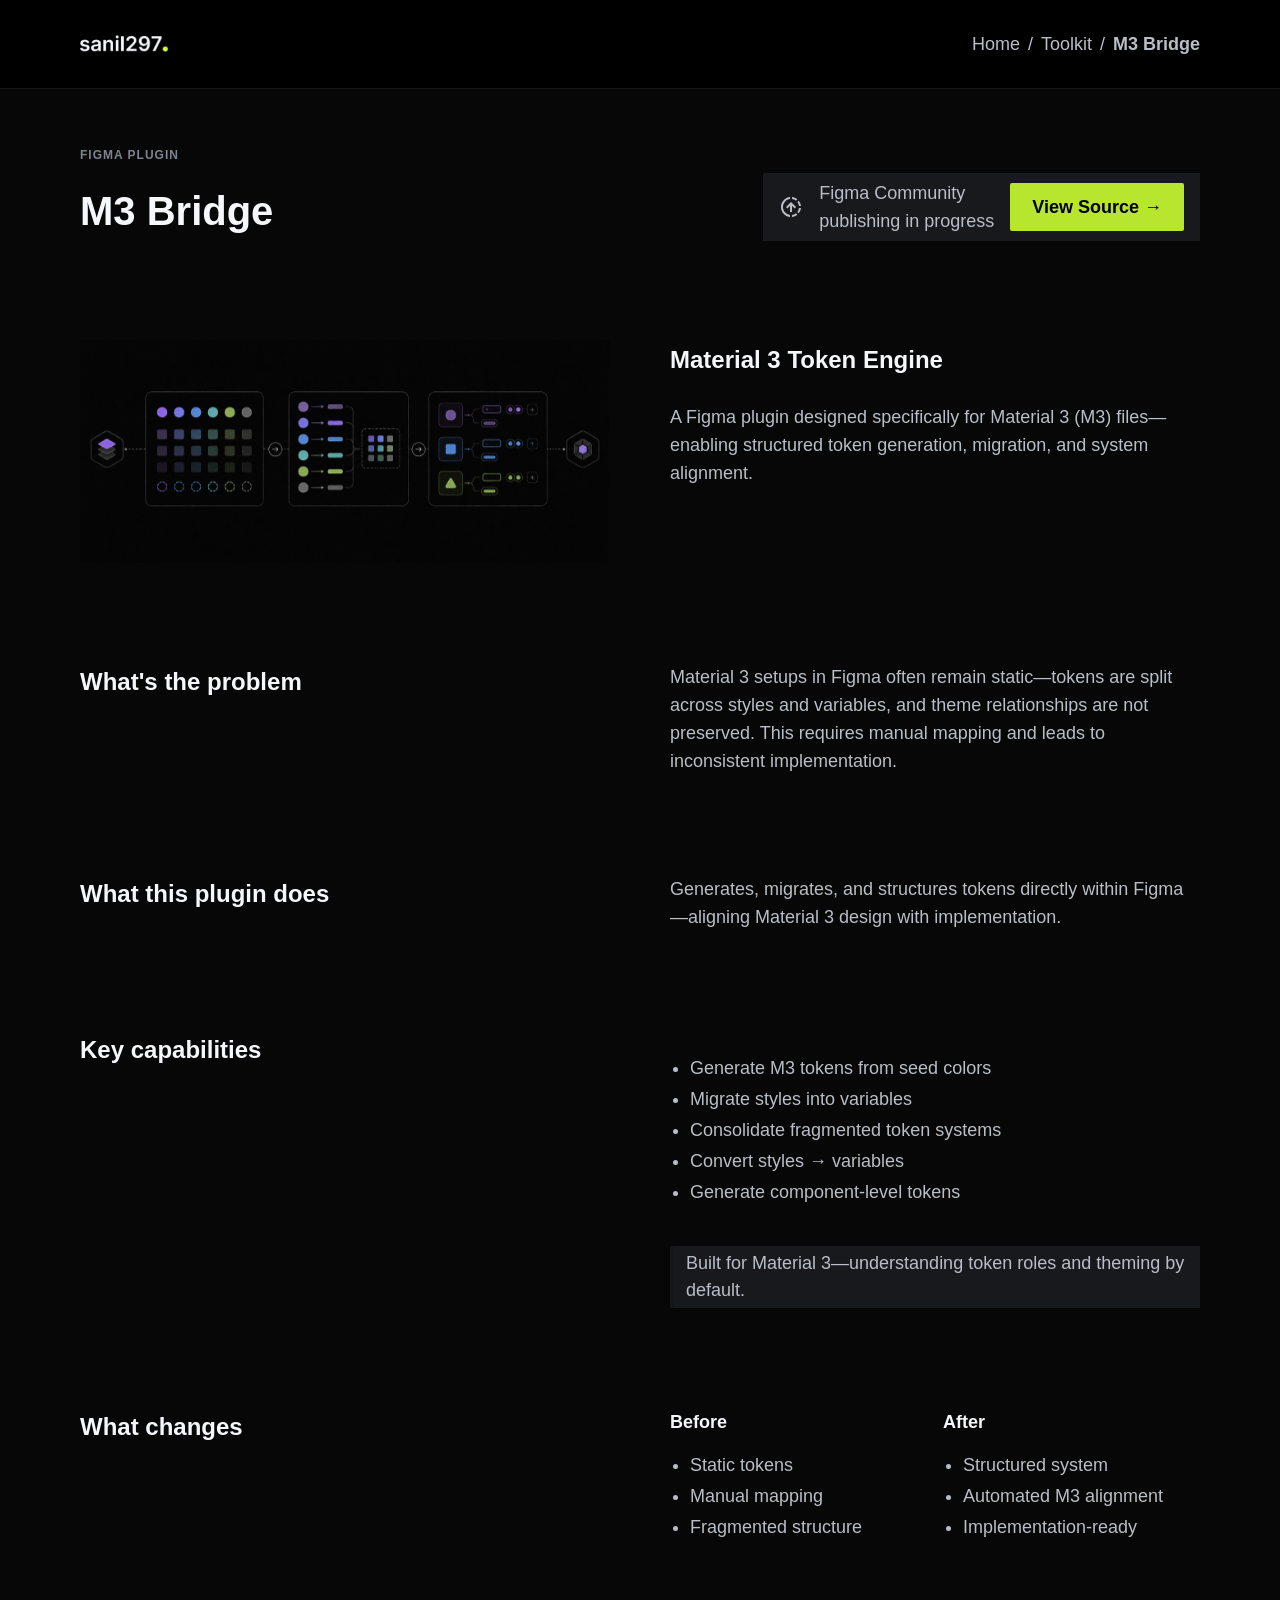
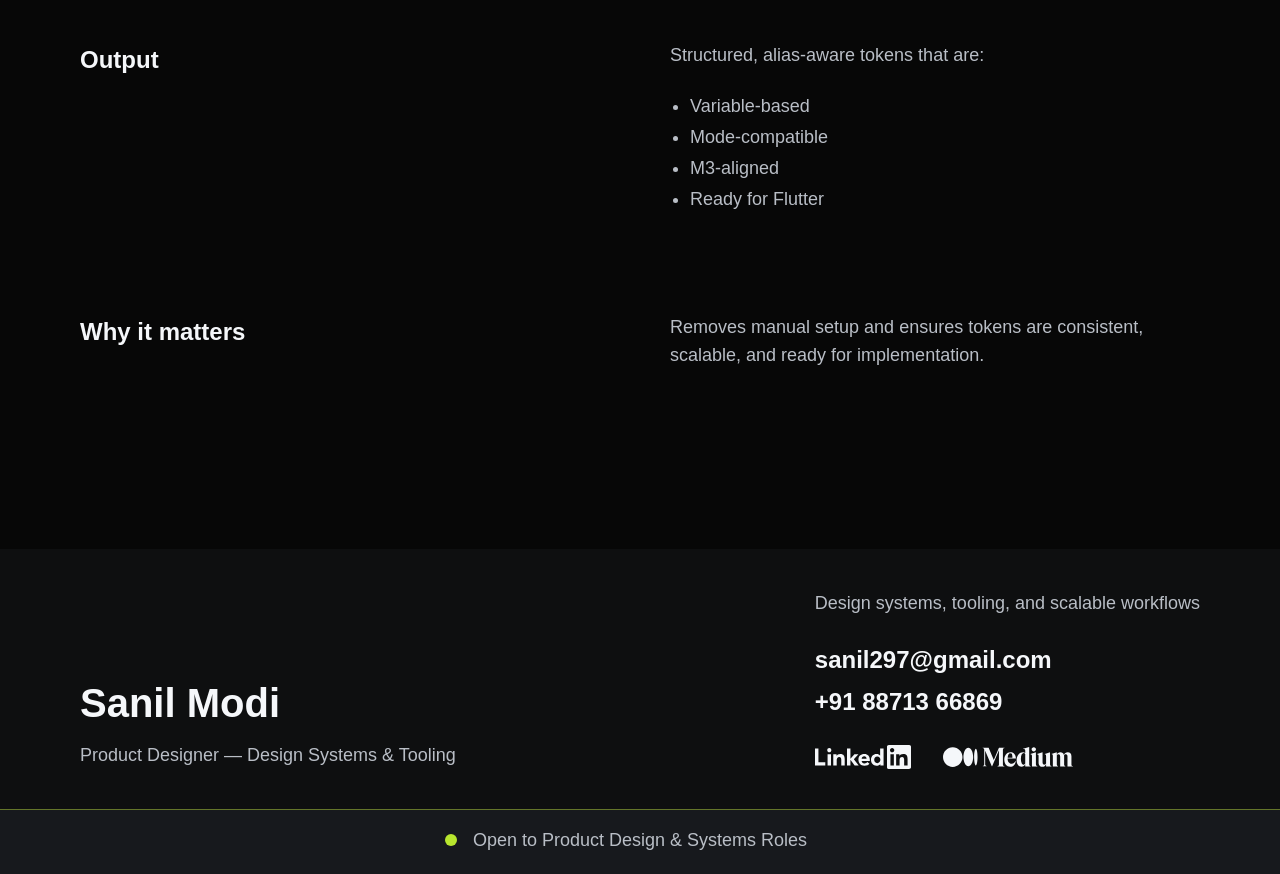
<file: m3-bridge/index.html>
<!DOCTYPE html>
<html lang="en">

<head>

    <meta charset="UTF-8" />
    <meta name="viewport" content="width=device-width, initial-scale=1.0" />

    <title>
        M3 Bridge
    </title>

    <link rel="stylesheet" href="/style.css">

</head>

<body>
    <!-- TOP NAV -->

    <header class="navbar">
        <div class="page-container navbar-inner">
            <a href="/">
                <img class="logo_img" src="/assets/sanil297_logo.png" alt="">

            </a>

            <nav class="nav-links bdy18 txt2" id="navLinks">
                <a href="/">Home</a>
                <span>/</span>
                <a href="/#toolkit">Toolkit</a>
                <span>/</span>
                <span class="bdy18-bld">M3 Bridge</span>
            </nav>

            <div class="menu-btn" id="menuBtn">
                ☰
            </div>
        </div>
    </header>

    <div class="page-container">

        <!-- HERO -->

        <div class="workflow-hero-grid margin-bottom-100">

            <div>
                <span class="section-label mt12-bld margin-top-60 margin-bottom-20">
                    FIGMA PLUGIN
                </span>

                <h1 class="hdln40-bld">
                    M3 Bridge
                </h1>

            </div>

            <div class="note figma-note bdy18">
                <img src="/assets/upload_progress_24.svg" alt="">

                Figma Community <br>
                publishing in progress

                <a href="https://github.com/sanil297/m3-bridge" target="_blank" class="btn btn-primary">
                    <!-- View Plugin → -->
                    View Source →
                </a>
            </div>

        </div>


        <!-- CONTENT GRID -->

        <div class="workflow-problem-grid margin-bottom-100">
            <div>
                <img src="/assets/home_6.png" alt="">
            </div>
            <div>
                <h3 class="lbl24-bld">
                    Material 3 Token Engine
                </h3>
                <p class="bdy18 txt2 margin-top-24 margin-bottom-40">
                    A Figma plugin designed specifically for Material 3 (M3) files—enabling structured token generation,
                    migration, and system alignment.
                </p>
            </div>
        </div>

        <!-- SECTION -->

        <div class="workflow-problem-grid margin-bottom-100">
            <div>
                <h3 class="lbl24-bld">
                    What's the problem
                </h3>
            </div>
            <div>
                <p class="bdy18 txt2">
                    Material 3 setups in Figma often remain static—tokens are split across styles and variables, and
                    theme relationships are not preserved. This requires manual mapping and leads to inconsistent
                    implementation.
                </p>
            </div>
        </div>

        <!-- SECTION -->

        <div class="workflow-problem-grid margin-bottom-100">
            <div>
                <h3 class="lbl24-bld">
                    What this plugin does
                </h3>
            </div>
            <div>
                <p class="bdy18 txt2">
                    Generates, migrates, and structures tokens directly within Figma—aligning Material 3 design with
                    implementation.
                </p>
            </div>
        </div>

        <!-- CAPABILITIES -->

        <div class="workflow-problem-grid margin-bottom-100">

            <div>
                <h3 class="lbl24-bld">
                    Key capabilities
                </h3>
            </div>

            <div>
                <ul class="workflow-list txt2 margin-bottom-40">
                    <li>Generate M3 tokens from seed colors</li>
                    <li>Migrate styles into variables</li>
                    <li>Consolidate fragmented token systems</li>
                    <li>Convert styles → variables</li>
                    <li>Generate component-level tokens</li>
                </ul>
                <div class="token-note">
                    Built for Material 3—understanding token roles and theming by default.
                </div>
            </div>

        </div>

        <!-- BEFORE AFTER -->

        <div class="workflow-problem-grid margin-bottom-100">
            <div>
                <h3 class="lbl24-bld">
                    What changes
                </h3>
            </div>
            <div class="before-after-grid">
                <div class="compare-card">
                    <h3 class="lbl18-bld margin-bottom-16">
                        Before
                    </h3>
                    <ul class="workflow-list txt2">
                        <li>Static tokens</li>
                        <li>Manual mapping</li>
                        <li>Fragmented structure</li>
                    </ul>
                </div>
                <div class="compare-card">
                    <h3 class="lbl18-bld margin-bottom-16">
                        After
                    </h3>
                    <ul class="workflow-list txt2">
                        <li>Structured system</li>
                        <li>Automated M3 alignment</li>
                        <li>Implementation-ready</li>
                    </ul>
                </div>
            </div>
        </div>

        <!-- OUTPUT -->

        <div class="workflow-problem-grid margin-bottom-100">
            <div>
                <h3 class="lbl24-bld">
                    Output
                </h3>
            </div>
            <div>
                <p class="bdy18 txt2 margin-bottom-20">
                    Structured, alias-aware tokens that are:
                </p>
                <ul class="workflow-list txt2">
                    <li>Variable-based</li>
                    <li>Mode-compatible</li>
                    <li>M3-aligned</li>
                    <li>Ready for Flutter</li>
                </ul>
            </div>
        </div>

        <!-- Why it matters -->

        <div class="workflow-problem-grid margin-bottom-160">
            <div>
                <h3 class="lbl24-bld">
                    Why it matters
                </h3>
            </div>
            <div>
                <p class="bdy18 txt2 margin-bottom-20">
                    Removes manual setup and ensures tokens are consistent, scalable, and ready for implementation.
                </p>
            </div>
        </div>
    </div>

    <!-- FOOTER -->

    <footer class="footer" id="contact">

        <!-- MAIN -->

        <div class="page-container footer-main">

            <!-- LEFT -->

            <div class="footer-left">

                <h2 class="hdln40-bld">
                    Sanil Modi
                </h2>

                <p class="bdy18 text2">
                    Product Designer — Design Systems & Tooling
                </p>

            </div>

            <!-- RIGHT -->

            <div class="footer-right">

                <p class="bdy18 footer-note">
                    Design systems, tooling, and scalable workflows
                </p>

                <div class="footer-contact">

                    <a href="mailto:sanil297@gmail.com" class="lbl24-bld">
                        sanil297@gmail.com
                    </a>

                    <a href="tel:+918871368690" class="lbl24-bld">
                        +91 88713 66869
                    </a>

                </div>

                <div class="footer-socials">

                    <a href="https://www.linkedin.com/in/sanil297" target="_blank" class="social-link bdy18-bld">
                        <img class="linkedIn" src="/assets/linkedin.svg" alt="">
                    </a>

                    <a href="https://medium.com/@sanil297" target="_blank" class="social-link bdy18-bld">
                        <img class="medium" src="/assets/medium.svg" alt="">
                    </a>

                </div>

            </div>

        </div>

        <!-- BOTTOM -->
        <div class="footer-bottom">
            <div class="footer-live">
                <span class="live-dot dot-lg"></span>

                <p class="bdy18">
                    Open to Product Design & Systems Roles
                </p>
            </div>
        </div>

    </footer>

    <script src="/script.js"></script>
</body>

</html>
</file>
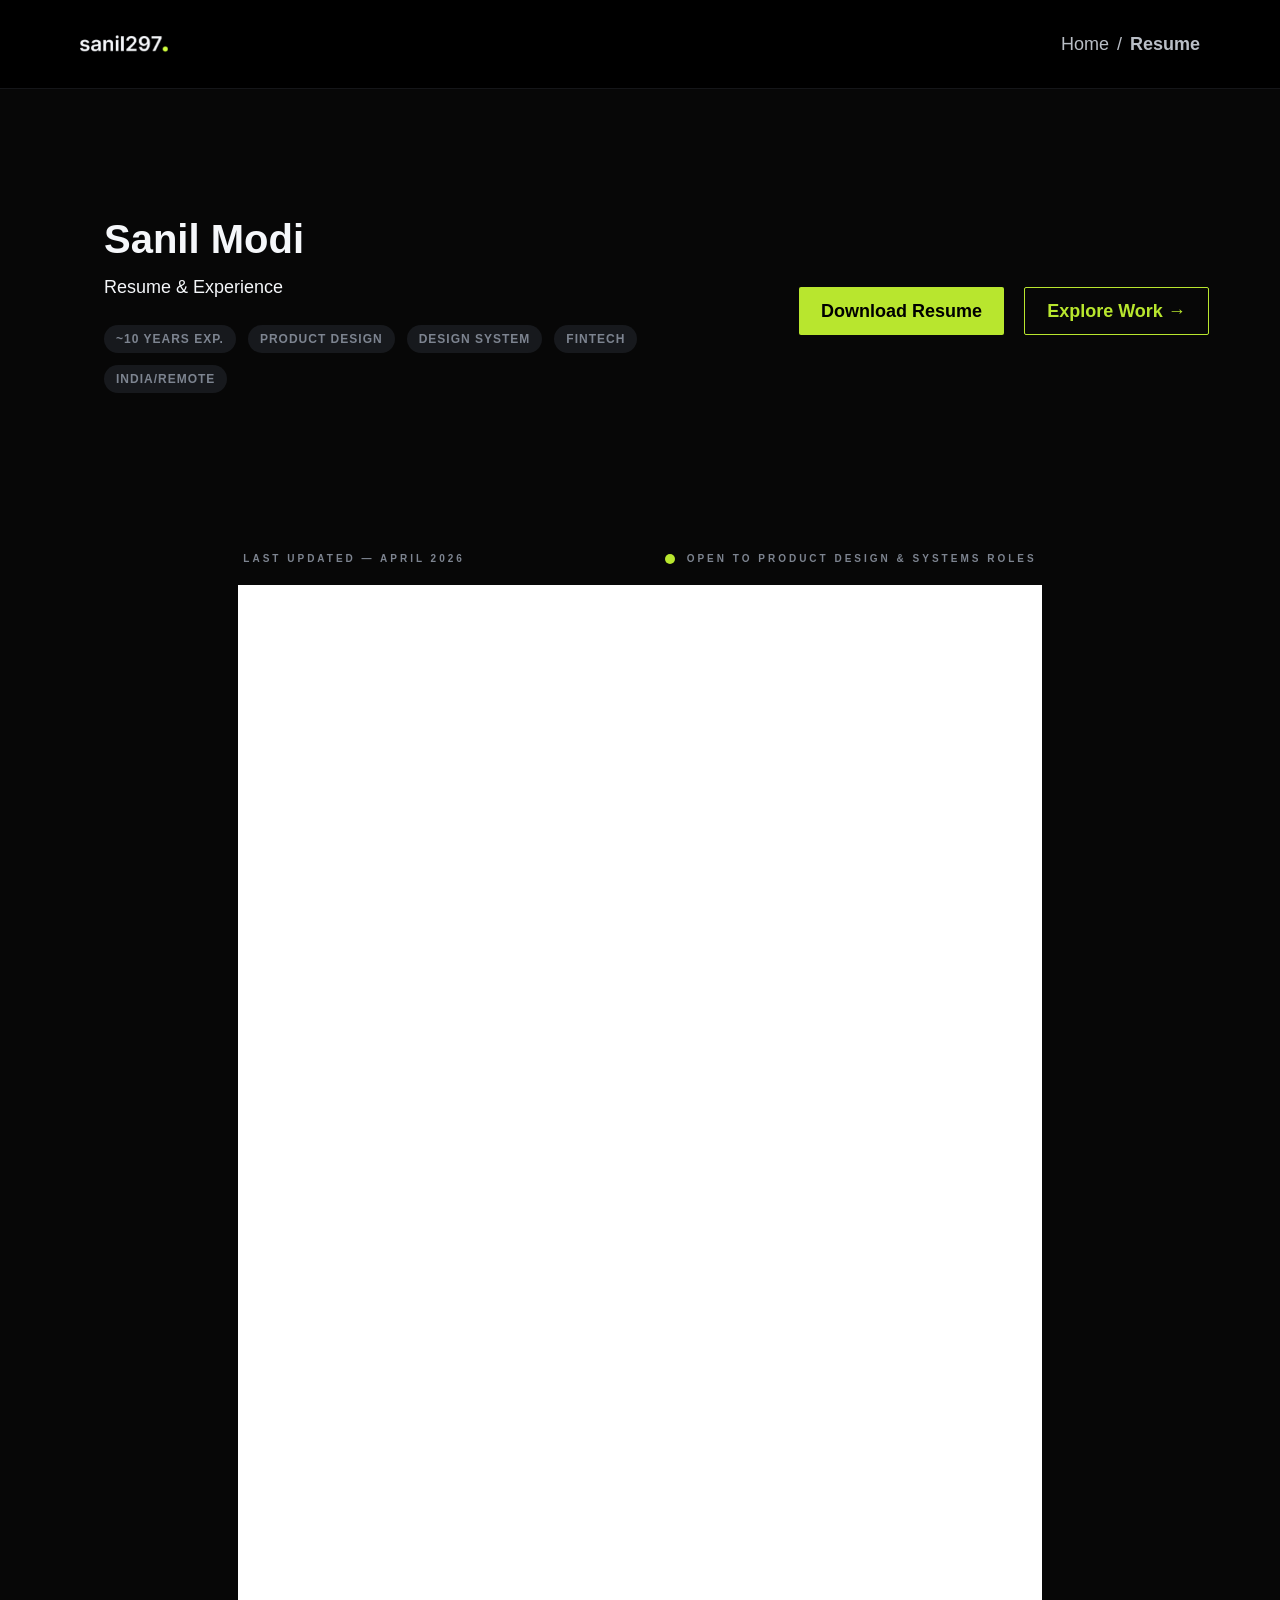
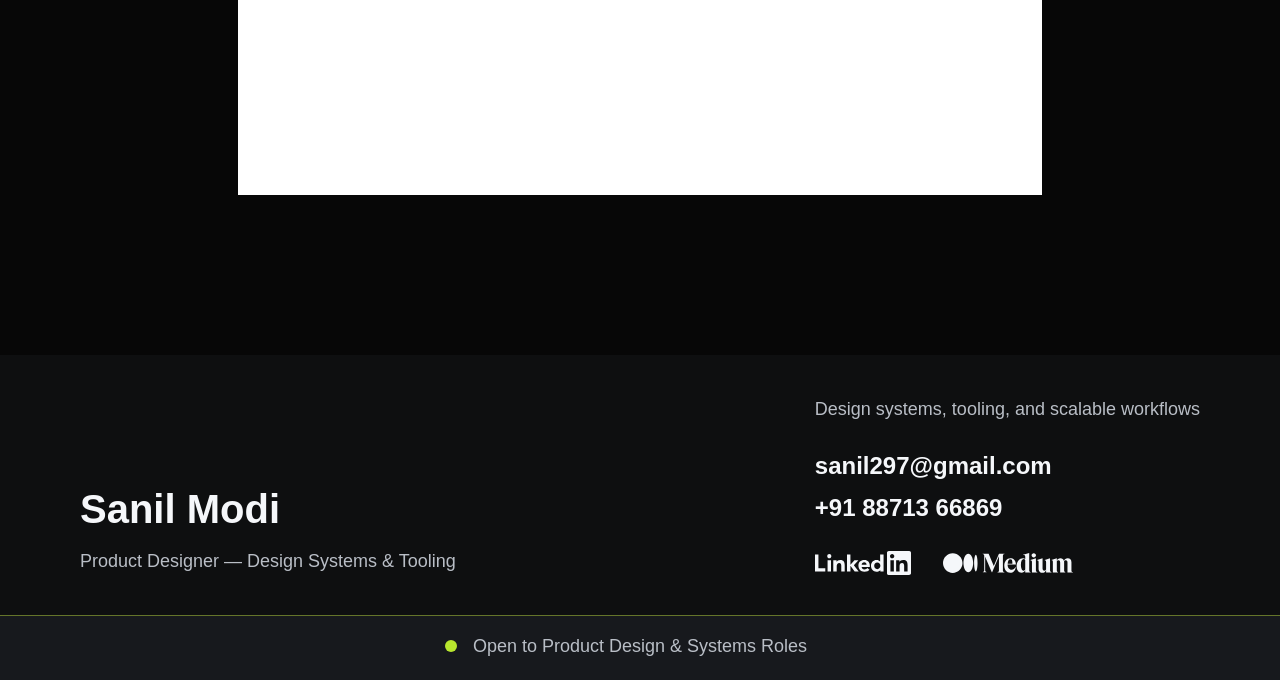
<file: resume/index.html>
<!DOCTYPE html>
<html lang="en">

<head>

    <meta charset="UTF-8" />
    <meta name="viewport" content="width=device-width, initial-scale=1.0" />

    <title>
        Resume — Sanil Modi
    </title>

    <link rel="stylesheet" href="/style.css">

</head>

<body>
    <!-- NAVBAR -->

    <header class="navbar">
        <div class="page-container navbar-inner">
            <a href="/">
                <img class="logo_img" src="/assets/sanil297_logo.png" alt="">

            </a>

            <nav class="nav-links bdy18 txt2" id="navLinks">
                <a href="/">Home</a>
                <span>/</span>
                <span class="bdy18-bld">Resume</span>
            </nav>

            <div class="menu-btn" id="menuBtn">
                ☰
            </div>
        </div>
    </header>

    <div class="page-container">

        <!-- HERO -->

        <section class="resume-hero">

            <!-- LEFT -->

            <div class="resume-hero-left">

                <h1 class="hdln40-bld">
                    Sanil Modi
                </h1>

                <p class="bdy18 text2">
                    Resume & Experience
                </p>

                <div class="tag-group margin-top-20">
                    <span class="mt12">~10 YEARS EXP.</span>
                    <span class="mt12">Product Design</span>
                    <span class="mt12">DESIGN SYSTEM</span>
                    <span class="mt12">FINTECH</span>
                    <span class="mt12">INDIA/REMOTE</span>
                </div>
            </div>

            <!-- RIGHT -->

            <div class="resume-actions">
                <a href="/assets/Sanil_Modi_Resume.pdf" download class="btn btn-primary lbl18-bld">
                    Download Resume
                </a>
                <a href="/" target="_blank" class="btn btn-secondary lbl18-bld">
                    Explore Work →
                </a>
            </div>

        </section>

        <!-- PDF SECTION -->

        <section class="resume-preview-section">

            <!-- TOP META -->

            <div class="resume-preview-meta">

                <span class="mt8">
                    Last updated — April 2026
                </span>

                <div class="live-text">

                    <span class="live-dot dot-sm"></span>

                    <span class="mt8">
                        Open to Product Design & Systems Roles
                    </span>
                </div>

            </div>

            <!-- PDF -->

            <div class="resume-preview">

                <iframe src="/assets/Sanil_Modi_Resume.pdf#toolbar=0&navpanes=0&scrollbar=0" frameborder="0">
                </iframe>

            </div>

        </section>
    </div>


    <!-- FOOTER -->

    <footer class="footer" id="contact">

        <!-- MAIN -->

        <div class="page-container footer-main">

            <!-- LEFT -->

            <div class="footer-left">

                <h2 class="hdln40-bld">
                    Sanil Modi
                </h2>

                <p class="bdy18 text2">
                    Product Designer — Design Systems & Tooling
                </p>

            </div>

            <!-- RIGHT -->

            <div class="footer-right">

                <p class="bdy18 footer-note">
                    Design systems, tooling, and scalable workflows
                </p>

                <div class="footer-contact">

                    <a href="mailto:sanil297@gmail.com" class="lbl24-bld">
                        sanil297@gmail.com
                    </a>

                    <a href="tel:+918871368690" class="lbl24-bld">
                        +91 88713 66869
                    </a>

                </div>

                <div class="footer-socials">

                    <a href="https://www.linkedin.com/in/sanil297" target="_blank" class="social-link bdy18-bld">
                        <img class="linkedIn" src="/assets/linkedin.svg" alt="">
                    </a>

                    <a href="https://medium.com/@sanil297" target="_blank" class="social-link bdy18-bld">
                        <img class="medium" src="/assets/medium.svg" alt="">
                    </a>

                </div>

            </div>

        </div>

        <!-- BOTTOM -->
        <div class="footer-bottom">
            <div class="footer-live">
                <span class="live-dot dot-lg"></span>

                <p class="bdy18">
                    Open to Product Design & Systems Roles
                </p>
            </div>
        </div>

    </footer>


    <script src="/script.js"></script>
</body>

</html>
</file>
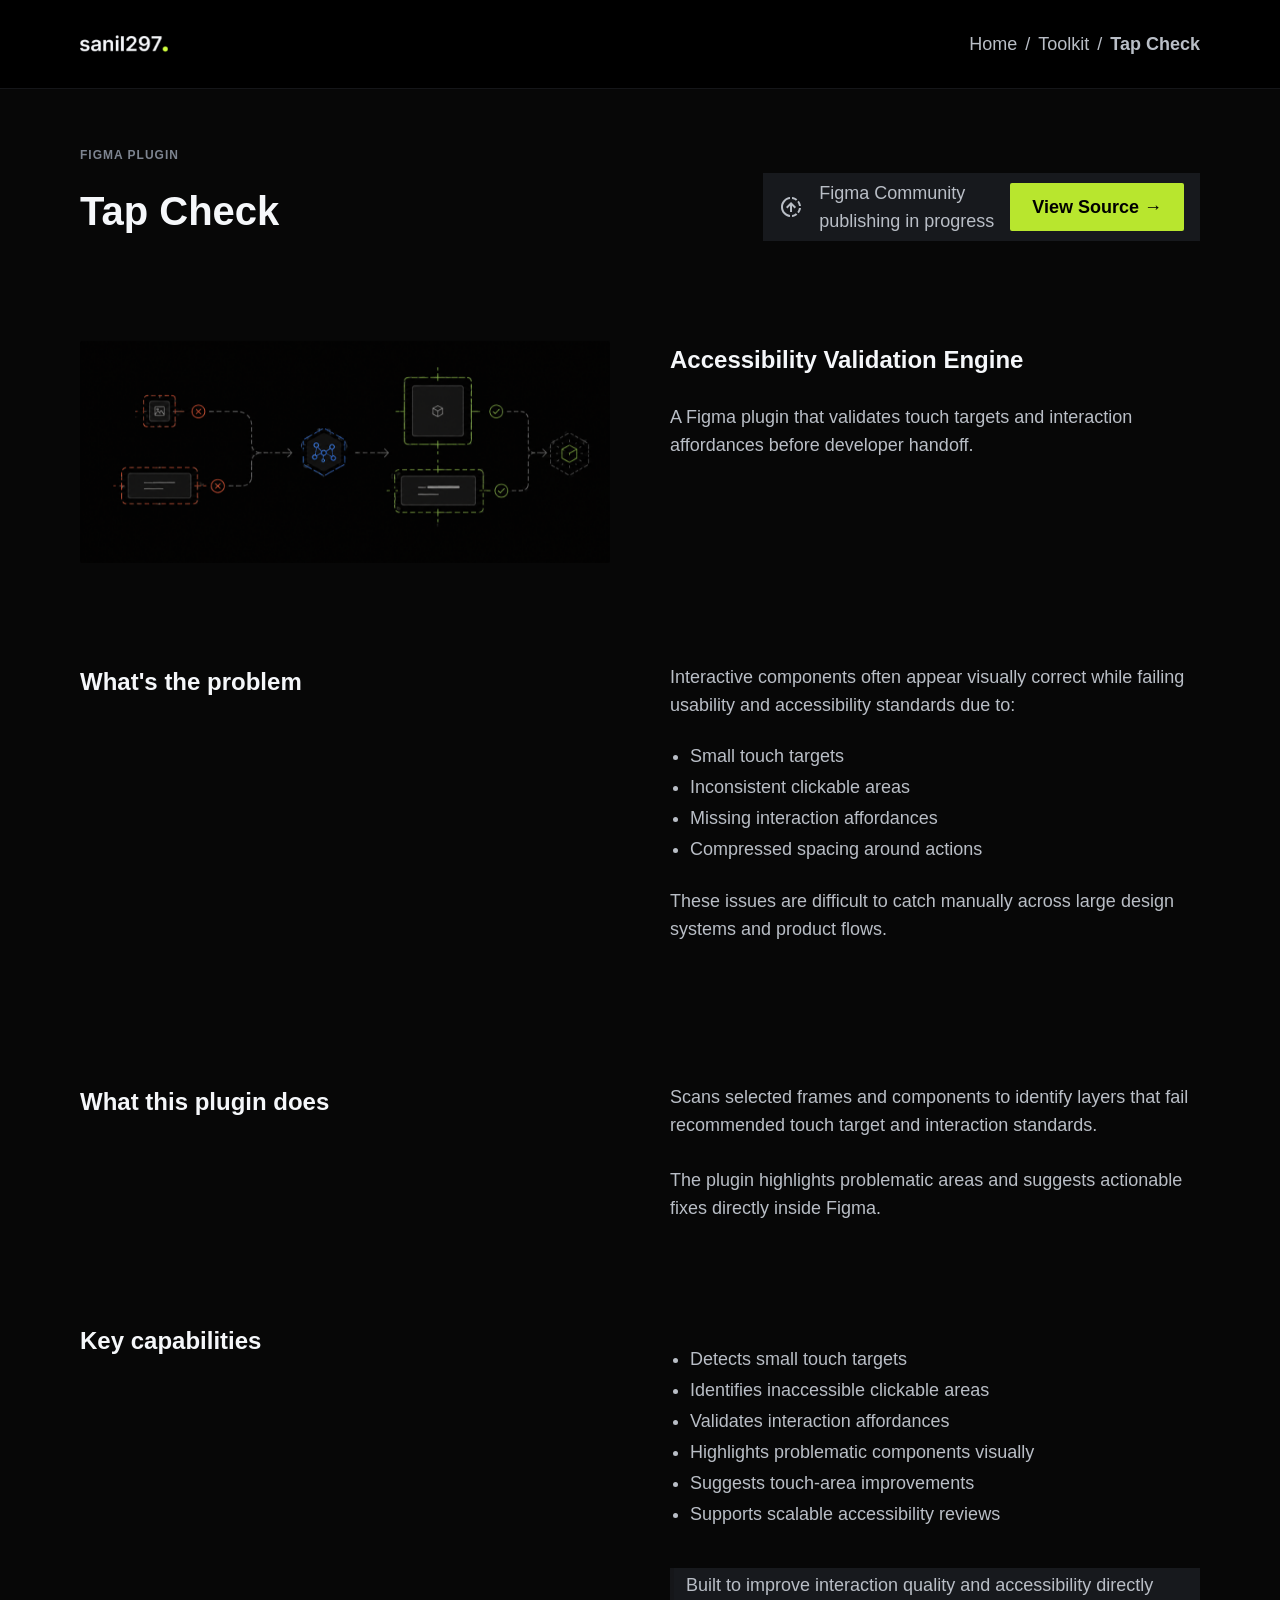
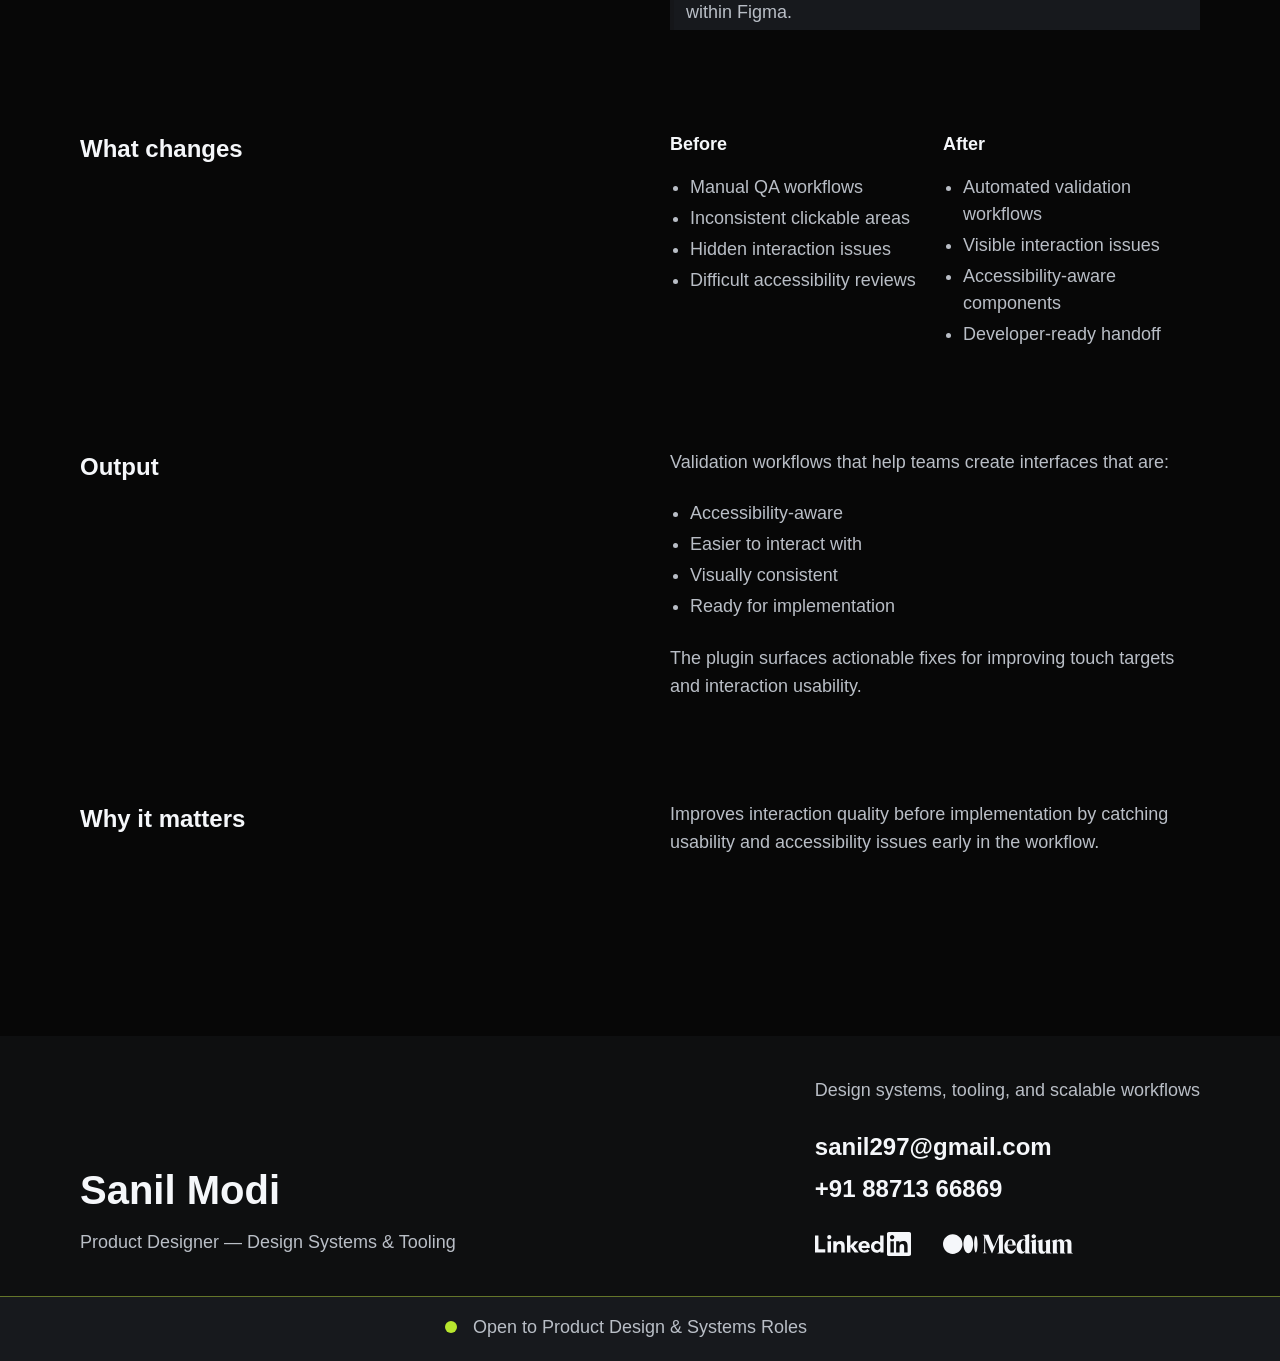
<file: tapcheck/index.html>
<!DOCTYPE html>
<html lang="en">

<head>

    <meta charset="UTF-8" />
    <meta name="viewport" content="width=device-width, initial-scale=1.0" />

    <title>
        Tap Check
    </title>

    <link rel="stylesheet" href="/style.css">

</head>

<body>
    <!-- TOP NAV -->

    <header class="navbar">
        <div class="page-container navbar-inner">
            <a href="/">
                <img class="logo_img" src="/assets/sanil297_logo.png" alt="">

            </a>

            <nav class="nav-links bdy18 txt2" id="navLinks">
                <a href="/">Home</a>
                <span>/</span>
                <a href="/#toolkit">Toolkit</a>
                <span>/</span>
                <span class="bdy18-bld">Tap Check</span>
            </nav>

            <div class="menu-btn" id="menuBtn">
                ☰
            </div>
        </div>
    </header>

    <div class="page-container">

        <!-- HERO -->

        <div class="workflow-hero-grid margin-bottom-100">

            <div>
                <span class="section-label mt12-bld margin-top-60 margin-bottom-20">
                    FIGMA PLUGIN
                </span>

                <h1 class="hdln40-bld">
                    Tap Check
                </h1>

            </div>

            <div class="note figma-note bdy18">
                <img src="/assets/upload_progress_24.svg" alt="">

                Figma Community <br>
                publishing in progress

                <a href="https://github.com/sanil297/tap-check" target="_blank" class="btn btn-primary">
                    <!-- View Plugin → -->
                    View Source →
                </a>
            </div>

        </div>


        <!-- CONTENT GRID -->

        <div class="workflow-problem-grid margin-bottom-100">
            <div>
                <img src="/assets/home_7.png" alt="">
            </div>
            <div>
                <h3 class="lbl24-bld">
                    Accessibility Validation Engine
                </h3>
                <p class="bdy18 txt2 margin-top-24 margin-bottom-40">
                    A Figma plugin that validates touch targets and interaction affordances before developer handoff.
                </p>
            </div>
        </div>

        <!-- SECTION -->

        <div class="workflow-problem-grid margin-bottom-100">
            <div>
                <h3 class="lbl24-bld">
                    What's the problem
                </h3>
            </div>
            <div>
                <p class="bdy18 txt2">
                    Interactive components often appear visually correct while failing usability and accessibility
                    standards due to:
                </p>
                <ul class="workflow-list txt2">
                    <li>Small touch targets</li>
                    <li>Inconsistent clickable areas</li>
                    <li>Missing interaction affordances</li>
                    <li>Compressed spacing around actions</li>
                </ul>

                <p class="bdy18 txt2 margin-top-24 margin-bottom-40">
                    These issues are difficult to catch manually across large design systems and product flows.
                </p>
            </div>
        </div>

        <!-- SECTION -->

        <div class="workflow-problem-grid margin-bottom-100">
            <div>
                <h3 class="lbl24-bld">
                    What this plugin does
                </h3>
            </div>
            <div>
                <p class="bdy18 txt2">
                    Scans selected frames and components to identify layers that fail recommended touch target and
                    interaction standards.
                </p>
                <br>
                <p class="bdy18 txt2">
                    The plugin highlights problematic areas and suggests actionable fixes directly inside Figma.
                </p>
            </div>
        </div>

        <!-- CAPABILITIES -->

        <div class="workflow-problem-grid margin-bottom-100">

            <div>
                <h3 class="lbl24-bld">
                    Key capabilities
                </h3>
            </div>

            <div>
                <ul class="workflow-list txt2 margin-bottom-40">
                    <li>Detects small touch targets</li>
                    <li>Identifies inaccessible clickable areas</li>
                    <li>Validates interaction affordances</li>
                    <li>Highlights problematic components visually</li>
                    <li>Suggests touch-area improvements</li>
                    <li>Supports scalable accessibility reviews</li>
                </ul>
                <div class="token-note">
                    Built to improve interaction quality and accessibility directly within Figma.
                </div>
            </div>

        </div>

        <!-- BEFORE AFTER -->

        <div class="workflow-problem-grid margin-bottom-100">
            <div>
                <h3 class="lbl24-bld">
                    What changes
                </h3>
            </div>
            <div class="before-after-grid">
                <div class="compare-card">
                    <h3 class="lbl18-bld margin-bottom-16">
                        Before
                    </h3>
                    <ul class="workflow-list txt2">
                        <li>Manual QA workflows</li>
                        <li>Inconsistent clickable areas</li>
                        <li>Hidden interaction issues</li>
                        <li>Difficult accessibility reviews</li>
                    </ul>
                </div>
                <div class="compare-card">
                    <h3 class="lbl18-bld margin-bottom-16">
                        After
                    </h3>
                    <ul class="workflow-list txt2">
                        <li>Automated validation workflows</li>
                        <li>Visible interaction issues</li>
                        <li>Accessibility-aware components</li>
                        <li>Developer-ready handoff</li>
                    </ul>
                </div>
            </div>
        </div>

        <!-- OUTPUT -->

        <div class="workflow-problem-grid margin-bottom-100">
            <div>
                <h3 class="lbl24-bld">
                    Output
                </h3>
            </div>
            <div>
                <p class="bdy18 txt2 margin-bottom-20">
                    Validation workflows that help teams create interfaces that are:
                </p>
                <ul class="workflow-list txt2">
                    <li>Accessibility-aware</li>
                    <li>Easier to interact with</li>
                    <li>Visually consistent</li>
                    <li>Ready for implementation</li>
                </ul>

                <p class="bdy18 txt2 margin-top-24">
                    The plugin surfaces actionable fixes for improving touch targets and interaction usability.
                </p>
            </div>
        </div>

        <!-- Why it matters -->

        <div class="workflow-problem-grid margin-bottom-160">
            <div>
                <h3 class="lbl24-bld">
                    Why it matters
                </h3>
            </div>
            <div>
                <p class="bdy18 txt2 margin-bottom-20">
                    Improves interaction quality before implementation by catching usability and accessibility issues
                    early in the workflow.
                </p>
            </div>
        </div>
    </div>

    <!-- FOOTER -->

    <footer class="footer" id="contact">

        <!-- MAIN -->

        <div class="page-container footer-main">

            <!-- LEFT -->

            <div class="footer-left">

                <h2 class="hdln40-bld">
                    Sanil Modi
                </h2>

                <p class="bdy18 text2">
                    Product Designer — Design Systems & Tooling
                </p>

            </div>

            <!-- RIGHT -->

            <div class="footer-right">

                <p class="bdy18 footer-note">
                    Design systems, tooling, and scalable workflows
                </p>

                <div class="footer-contact">

                    <a href="mailto:sanil297@gmail.com" class="lbl24-bld">
                        sanil297@gmail.com
                    </a>

                    <a href="tel:+918871368690" class="lbl24-bld">
                        +91 88713 66869
                    </a>

                </div>

                <div class="footer-socials">

                    <a href="https://www.linkedin.com/in/sanil297" target="_blank" class="social-link bdy18-bld">
                        <img class="linkedIn" src="/assets/linkedin.svg" alt="">
                    </a>

                    <a href="https://medium.com/@sanil297" target="_blank" class="social-link bdy18-bld">
                        <img class="medium" src="/assets/medium.svg" alt="">
                    </a>

                </div>

            </div>

        </div>

        <!-- BOTTOM -->
        <div class="footer-bottom">
            <div class="footer-live">
                <span class="live-dot dot-lg"></span>

                <p class="bdy18">
                    Open to Product Design & Systems Roles
                </p>
            </div>
        </div>

    </footer>

    <script src="/script.js"></script>
</body>

</html>
</file>
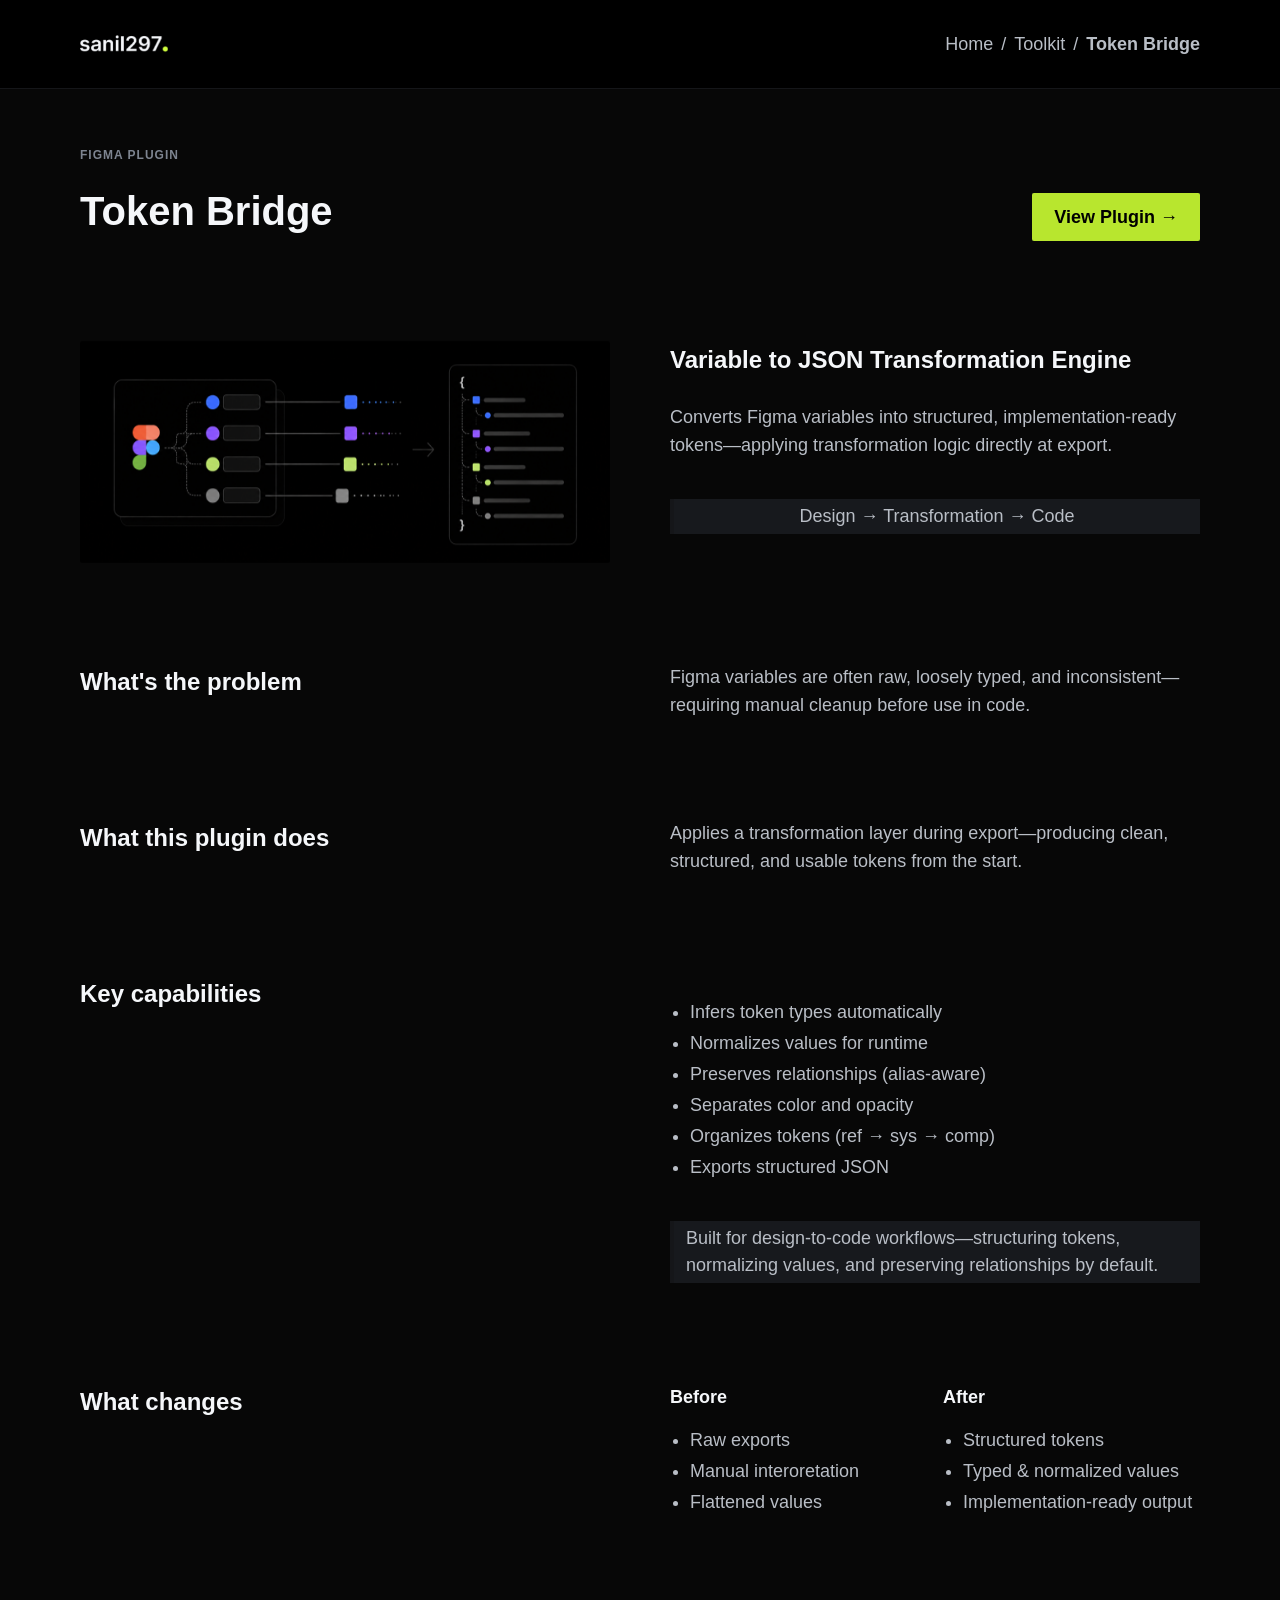
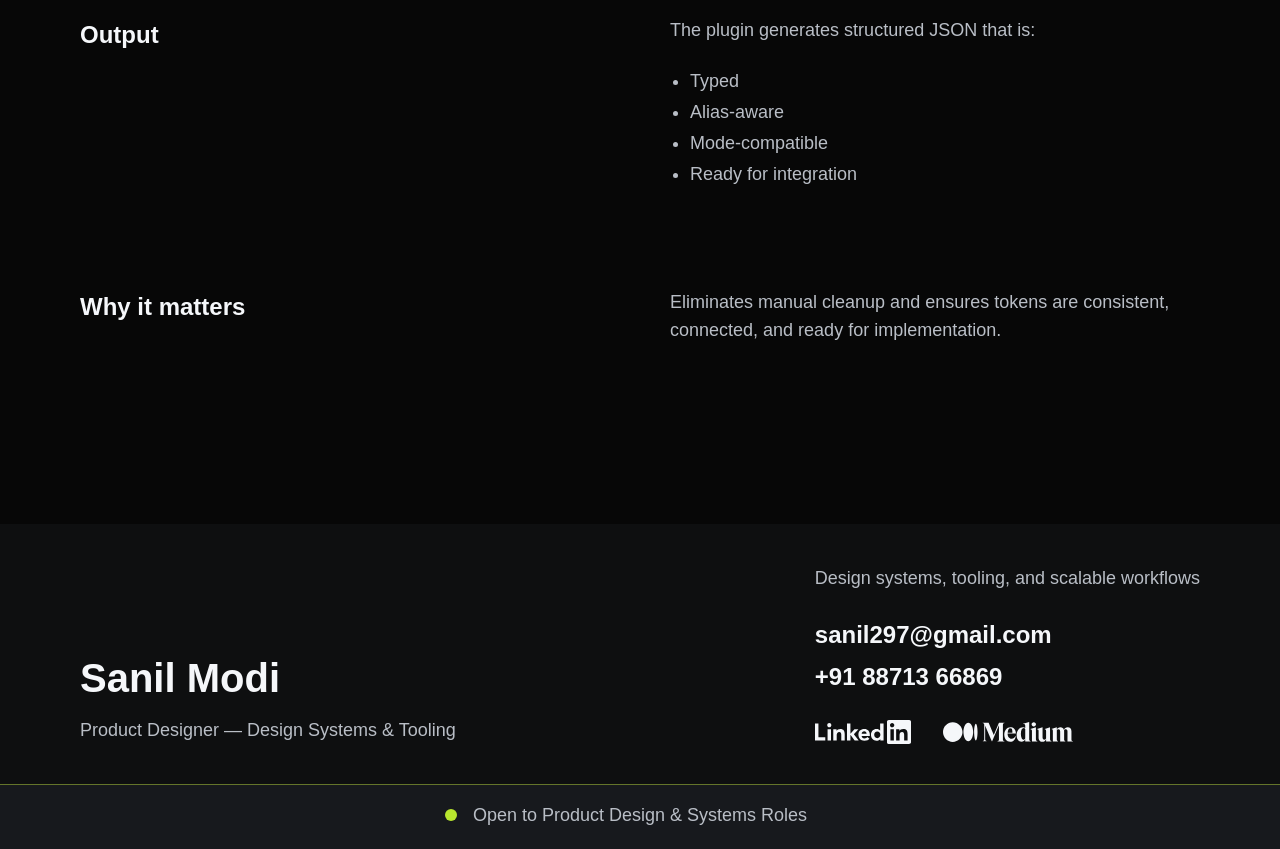
<file: token-bridge/index.html>
<!DOCTYPE html>
<html lang="en">

<head>

    <meta charset="UTF-8" />
    <meta name="viewport" content="width=device-width, initial-scale=1.0" />

    <title>
        Token Bridge
    </title>

    <link rel="stylesheet" href="/style.css">

</head>

<body>
    <!-- TOP NAV -->

    <header class="navbar">
        <div class="page-container navbar-inner">
            <a href="/">
                <img class="logo_img" src="/assets/sanil297_logo.png" alt="">

            </a>

            <nav class="nav-links bdy18 txt2" id="navLinks">
                <a href="/">Home</a>
                <span>/</span>
                <a href="/#toolkit">Toolkit</a>
                <span>/</span>
                <span class="bdy18-bld">Token Bridge</span>
            </nav>

            <div class="menu-btn" id="menuBtn">
                ☰
            </div>
        </div>
    </header>

    <div class="page-container">

        <!-- HERO -->

        <div class="workflow-hero-grid margin-bottom-100">

            <div>
                <span class="section-label mt12-bld margin-top-60 margin-bottom-20">
                    FIGMA PLUGIN
                </span>

                <h1 class="hdln40-bld">
                    Token Bridge
                </h1>

            </div>

            <div class="note bdy18">
                <!-- <img src="/assets/upload_progress_24.svg" alt=""> -->

                <!-- Figma Community <br>
                publishing in progress -->

                <a href="https://www.figma.com/community/plugin/1633802066658443135/token-bridge" target="_blank" class="btn btn-primary">
                    View Plugin →
                    <!-- View Source → -->
                </a>
            </div>

        </div>


        <!-- CONTENT GRID -->

        <div class="workflow-problem-grid margin-bottom-100">

            <div>
                <img src="/assets/home_5.png" alt="">
            </div>

            <div>
                <h3 class="lbl24-bld">
                    Variable to JSON Transformation Engine
                </h3>

                <p class="bdy18 txt2 margin-top-24 margin-bottom-40">
                    Converts Figma variables into structured, implementation-ready tokens—applying transformation logic
                    directly at export.
                </p>

                <div class="token-note">
                    Design → Transformation → Code
                </div>

            </div>

        </div>

        <!-- SECTION -->

        <div class="workflow-problem-grid margin-bottom-100">

            <div>
                <h3 class="lbl24-bld">
                    What's the problem
                </h3>
            </div>

            <div>
                <p class="bdy18 txt2">
                    Figma variables are often raw, loosely typed, and inconsistent—requiring manual cleanup before use
                    in code.
                </p>
            </div>

        </div>

        <!-- SECTION -->

        <div class="workflow-problem-grid margin-bottom-100">

            <div>
                <h3 class="lbl24-bld">
                    What this plugin does
                </h3>
            </div>

            <div>
                <p class="bdy18 txt2">
                    Applies a transformation layer during export—producing clean, structured, and usable tokens from the
                    start.
                </p>
            </div>

        </div>

        <!-- CAPABILITIES -->

        <div class="workflow-problem-grid margin-bottom-100">

            <div>
                <h3 class="lbl24-bld">
                    Key capabilities
                </h3>
            </div>

            <div>
                <ul class="workflow-list txt2 margin-bottom-40">
                    <li>Infers token types automatically</li>
                    <li>Normalizes values for runtime</li>
                    <li>Preserves relationships (alias-aware)</li>
                    <li>Separates color and opacity</li>
                    <li>Organizes tokens (ref → sys → comp)</li>
                    <li>Exports structured JSON</li>
                </ul>

                <div class="token-note">
                    Built for design-to-code workflows—structuring tokens, normalizing values, and preserving
                    relationships by default.
                </div>
            </div>

        </div>

        <!-- BEFORE AFTER -->

        <div class="workflow-problem-grid margin-bottom-100">
            <div>
                <h3 class="lbl24-bld">
                    What changes
                </h3>
            </div>
            <div class="before-after-grid">
                <div class="compare-card">
                    <h3 class="lbl18-bld margin-bottom-16">
                        Before
                    </h3>
                    <ul class="workflow-list txt2">
                        <li>Raw exports</li>
                        <li>Manual interoretation</li>
                        <li>Flattened values</li>
                    </ul>
                </div>
                <div class="compare-card">
                    <h3 class="lbl18-bld margin-bottom-16">
                        After
                    </h3>
                    <ul class="workflow-list txt2">
                        <li>Structured tokens</li>
                        <li>Typed & normalized values</li>
                        <li>Implementation-ready output</li>
                    </ul>
                </div>
            </div>
        </div>

        <!-- OUTPUT -->

        <div class="workflow-problem-grid margin-bottom-100">
            <div>
                <h3 class="lbl24-bld">
                    Output
                </h3>
            </div>
            <div>
                <p class="bdy18 txt2 margin-bottom-20">
                    The plugin generates structured JSON that is:
                </p>
                <ul class="workflow-list txt2">
                    <li>Typed</li>
                    <li>Alias-aware</li>
                    <li>Mode-compatible</li>
                    <li>Ready for integration</li>
                </ul>
            </div>
        </div>

        <!-- Why it matters -->

        <div class="workflow-problem-grid margin-bottom-160">
            <div>
                <h3 class="lbl24-bld">
                    Why it matters
                </h3>
            </div>
            <div>
                <p class="bdy18 txt2 margin-bottom-20">
                    Eliminates manual cleanup and ensures tokens are consistent, connected, and ready for
                    implementation.
                </p>
            </div>
        </div>
    </div>

    <!-- FOOTER -->

    <footer class="footer" id="contact">

        <!-- MAIN -->

        <div class="page-container footer-main">

            <!-- LEFT -->

            <div class="footer-left">

                <h2 class="hdln40-bld">
                    Sanil Modi
                </h2>

                <p class="bdy18 text2">
                    Product Designer — Design Systems & Tooling
                </p>

            </div>

            <!-- RIGHT -->

            <div class="footer-right">

                <p class="bdy18 footer-note">
                    Design systems, tooling, and scalable workflows
                </p>

                <div class="footer-contact">

                    <a href="mailto:sanil297@gmail.com" class="lbl24-bld">
                        sanil297@gmail.com
                    </a>

                    <a href="tel:+918871368690" class="lbl24-bld">
                        +91 88713 66869
                    </a>

                </div>

                <div class="footer-socials">

                    <a href="https://www.linkedin.com/in/sanil297" target="_blank" class="social-link bdy18-bld">
                        <img class="linkedIn" src="/assets/linkedin.svg" alt="">
                    </a>

                    <a href="https://medium.com/@sanil297" target="_blank" class="social-link bdy18-bld">
                        <img class="medium" src="/assets/medium.svg" alt="">
                    </a>

                </div>

            </div>

        </div>

        <!-- BOTTOM -->
        <div class="footer-bottom">
            <div class="footer-live">
                <span class="live-dot dot-lg"></span>

                <p class="bdy18">
                    Open to Product Design & Systems Roles
                </p>
            </div>
        </div>

    </footer>

    <script src="/script.js"></script>
</body>

</html>
</file>
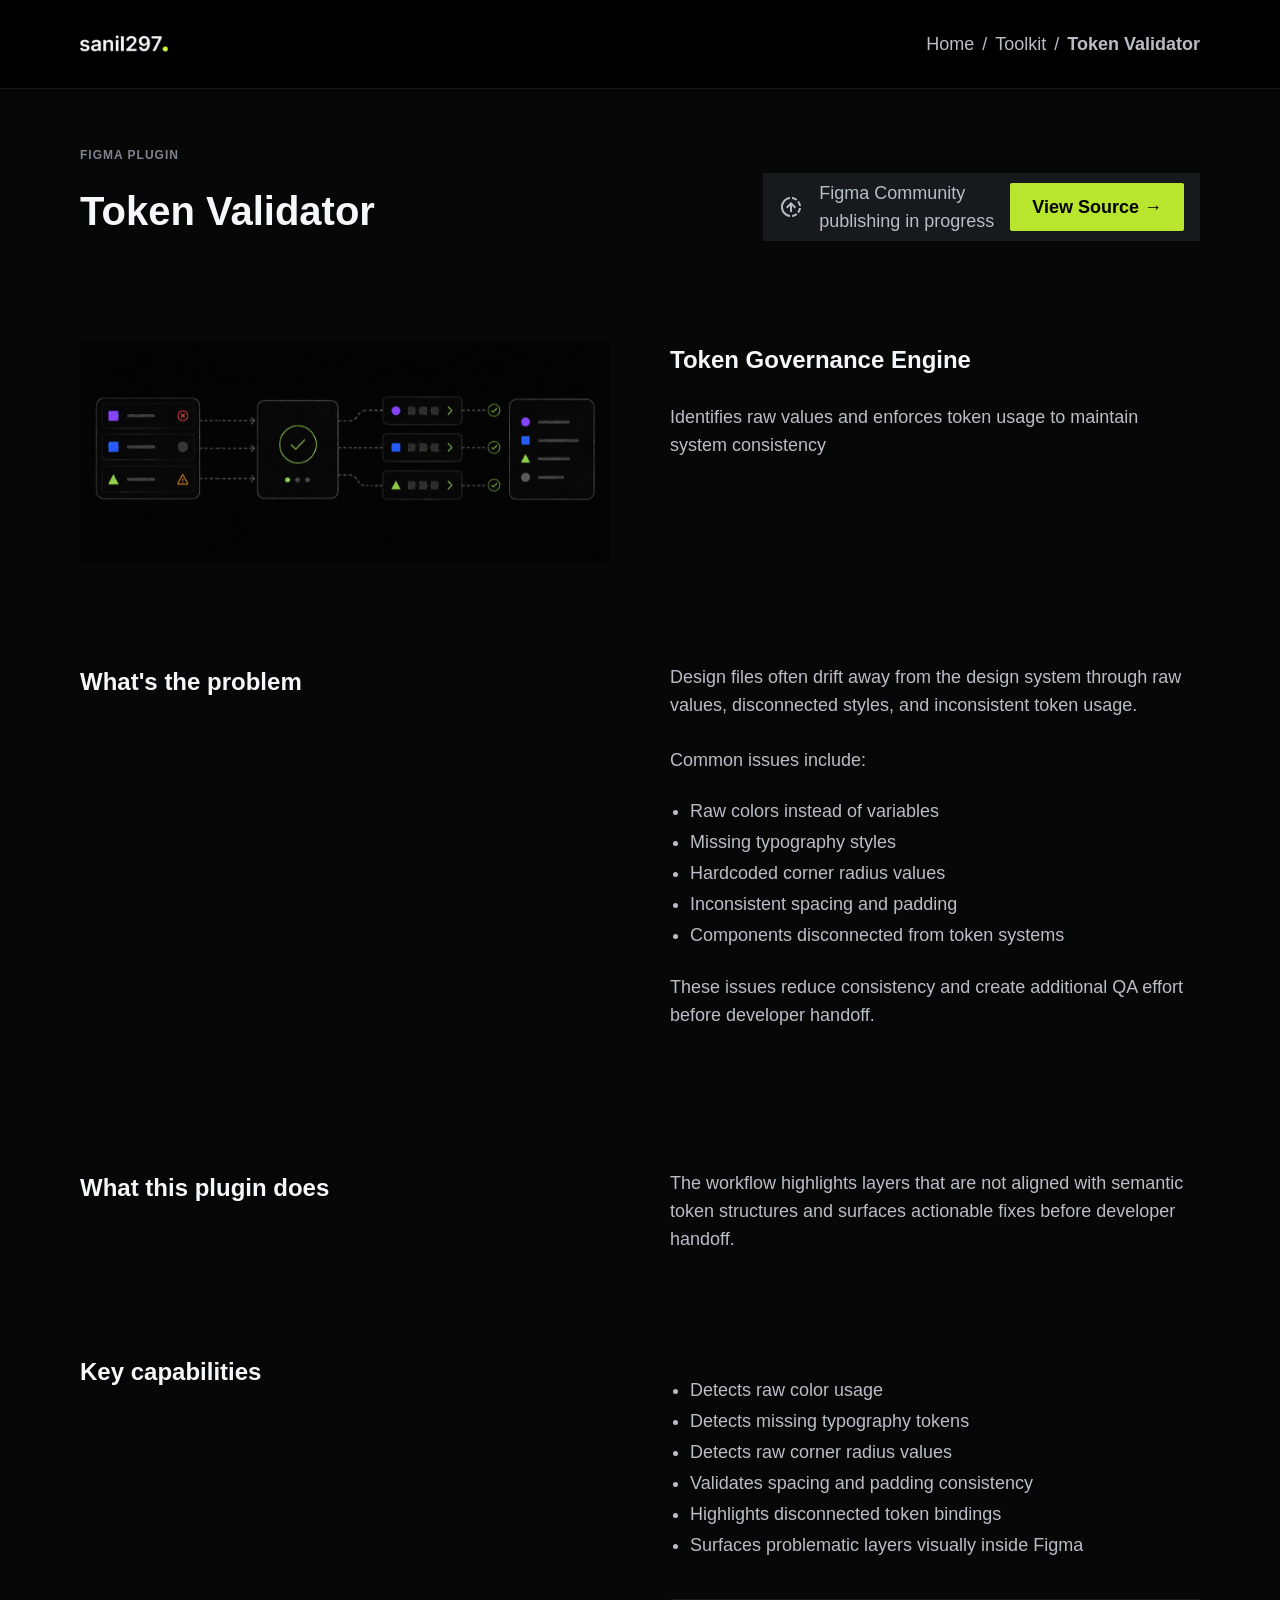
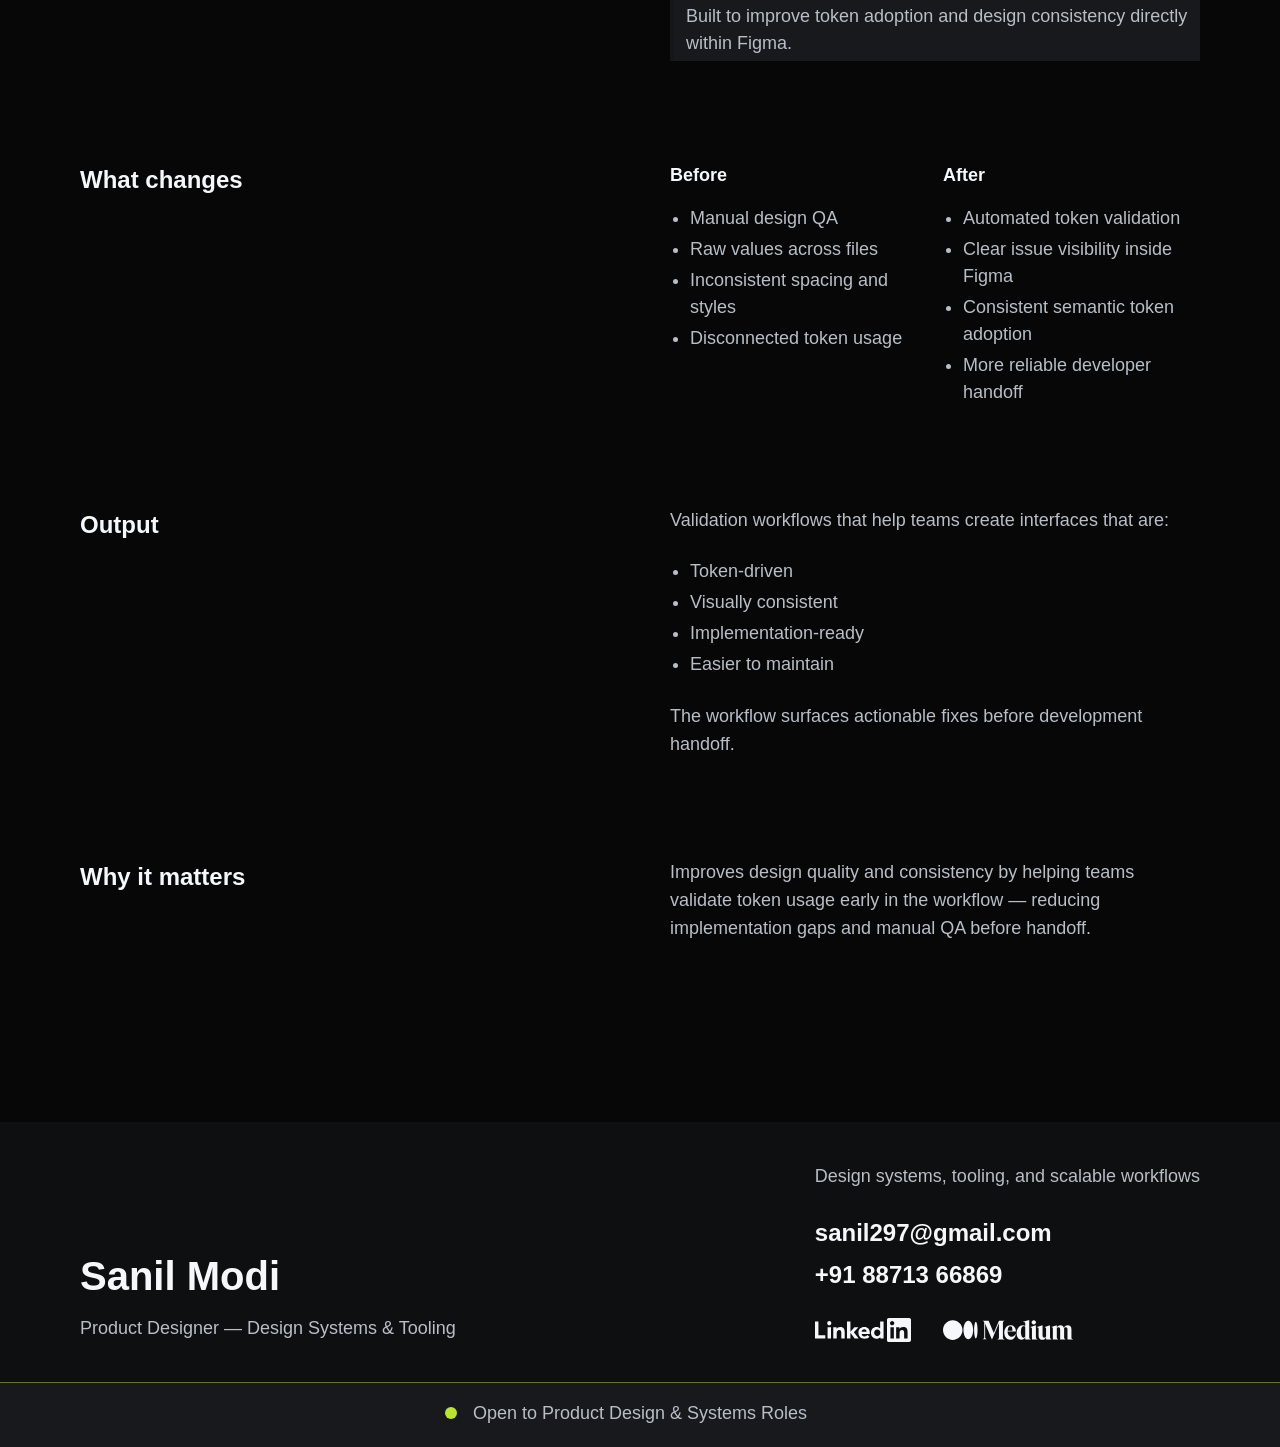
<file: token-validator/index.html>
<!DOCTYPE html>
<html lang="en">

<head>

    <meta charset="UTF-8" />
    <meta name="viewport" content="width=device-width, initial-scale=1.0" />

    <title>
        Token Validator
    </title>

    <link rel="stylesheet" href="/style.css">

</head>

<body>
    <!-- TOP NAV -->

    <header class="navbar">
        <div class="page-container navbar-inner">
            <a href="/">
                <img class="logo_img" src="/assets/sanil297_logo.png" alt="">

            </a>

            <nav class="nav-links bdy18 txt2" id="navLinks">
                <a href="/">Home</a>
                <span>/</span>
                <a href="/#toolkit">Toolkit</a>
                <span>/</span>
                <span class="bdy18-bld">Token Validator</span>
            </nav>

            <div class="menu-btn" id="menuBtn">
                ☰
            </div>
        </div>
    </header>

    <div class="page-container">

        <!-- HERO -->

        <div class="workflow-hero-grid margin-bottom-100">

            <div>
                <span class="section-label mt12-bld margin-top-60 margin-bottom-20">
                    FIGMA PLUGIN
                </span>

                <h1 class="hdln40-bld">
                    Token Validator
                </h1>

            </div>

            <div class="note figma-note bdy18">
                <img src="/assets/upload_progress_24.svg" alt="">

                Figma Community <br>
                publishing in progress

                <a href="https://github.com/sanil297/variable-validator" target="_blank" class="btn btn-primary">
                    <!-- View Plugin → -->
                    View Source →
                </a>
            </div>

        </div>


        <!-- CONTENT GRID -->

        <div class="workflow-problem-grid margin-bottom-100">
            <div>
                <img src="/assets/home_8.png" alt="">
            </div>
            <div>
                <h3 class="lbl24-bld">
                    Token Governance Engine
                </h3>
                <p class="bdy18 txt2 margin-top-24 margin-bottom-40">
                    Identifies raw values and enforces token usage to maintain system consistency
                </p>
            </div>
        </div>

        <!-- SECTION -->

        <div class="workflow-problem-grid margin-bottom-100">
            <div>
                <h3 class="lbl24-bld">
                    What's the problem
                </h3>
            </div>
            <div>
                <p class="bdy18 txt2">
                    Design files often drift away from the design system through raw values, disconnected styles, and
                    inconsistent token usage.
                </p>
                <br>
                <p class="bdy18 txt2">
                    Common issues include:
                </p>
                <ul class="workflow-list txt2">
                    <li>Raw colors instead of variables</li>
                    <li>Missing typography styles</li>
                    <li>Hardcoded corner radius values</li>
                    <li>Inconsistent spacing and padding</li>
                    <li>Components disconnected from token systems</li>
                </ul>

                <p class="bdy18 txt2 margin-top-24 margin-bottom-40">
                    These issues reduce consistency and create additional QA effort before developer handoff.
                </p>
            </div>
        </div>

        <!-- SECTION -->

        <div class="workflow-problem-grid margin-bottom-100">
            <div>
                <h3 class="lbl24-bld">
                    What this plugin does
                </h3>
            </div>
            <div>
                <p class="bdy18 txt2">
                    The workflow highlights layers that are not aligned with semantic token structures and surfaces
                    actionable fixes before developer handoff.
                </p>
            </div>
        </div>

        <!-- CAPABILITIES -->

        <div class="workflow-problem-grid margin-bottom-100">

            <div>
                <h3 class="lbl24-bld">
                    Key capabilities
                </h3>
            </div>

            <div>
                <ul class="workflow-list txt2 margin-bottom-40">
                    <li>Detects raw color usage</li>
                    <li>Detects missing typography tokens</li>
                    <li>Detects raw corner radius values</li>
                    <li>Validates spacing and padding consistency</li>
                    <li>Highlights disconnected token bindings</li>
                    <li>Surfaces problematic layers visually inside Figma</li>
                </ul>
                <div class="token-note">
                    Built to improve token adoption and design consistency directly within Figma.
                </div>
            </div>

        </div>

        <!-- BEFORE AFTER -->

        <div class="workflow-problem-grid margin-bottom-100">
            <div>
                <h3 class="lbl24-bld">
                    What changes
                </h3>
            </div>
            <div class="before-after-grid">
                <div class="compare-card">
                    <h3 class="lbl18-bld margin-bottom-16">
                        Before
                    </h3>
                    <ul class="workflow-list txt2">
                        <li>Manual design QA</li>
                        <li>Raw values across files</li>
                        <li>Inconsistent spacing and styles</li>
                        <li>Disconnected token usage</li>
                    </ul>
                </div>
                <div class="compare-card">
                    <h3 class="lbl18-bld margin-bottom-16">
                        After
                    </h3>
                    <ul class="workflow-list txt2">
                        <li>Automated token validation</li>
                        <li>Clear issue visibility inside Figma</li>
                        <li>Consistent semantic token adoption</li>
                        <li>More reliable developer handoff</li>
                    </ul>
                </div>
            </div>
        </div>

        <!-- OUTPUT -->

        <div class="workflow-problem-grid margin-bottom-100">
            <div>
                <h3 class="lbl24-bld">
                    Output
                </h3>
            </div>
            <div>
                <p class="bdy18 txt2 margin-bottom-20">
                    Validation workflows that help teams create interfaces that are:
                </p>
                <ul class="workflow-list txt2">
                    <li>Token-driven</li>
                    <li>Visually consistent</li>
                    <li>Implementation-ready</li>
                    <li>Easier to maintain</li>
                </ul>

                <p class="bdy18 txt2 margin-top-24">
                    The workflow surfaces actionable fixes before development handoff.
                </p>
            </div>
        </div>

        <!-- Why it matters -->

        <div class="workflow-problem-grid margin-bottom-160">
            <div>
                <h3 class="lbl24-bld">
                    Why it matters
                </h3>
            </div>
            <div>
                <p class="bdy18 txt2 margin-bottom-20">
                    Improves design quality and consistency by helping teams validate token usage early in the workflow
                    — reducing implementation gaps and manual QA before handoff.
                </p>
            </div>
        </div>
    </div>

    <!-- FOOTER -->

    <footer class="footer" id="contact">

        <!-- MAIN -->

        <div class="page-container footer-main">

            <!-- LEFT -->

            <div class="footer-left">

                <h2 class="hdln40-bld">
                    Sanil Modi
                </h2>

                <p class="bdy18 text2">
                    Product Designer — Design Systems & Tooling
                </p>

            </div>

            <!-- RIGHT -->

            <div class="footer-right">

                <p class="bdy18 footer-note">
                    Design systems, tooling, and scalable workflows
                </p>

                <div class="footer-contact">

                    <a href="mailto:sanil297@gmail.com" class="lbl24-bld">
                        sanil297@gmail.com
                    </a>

                    <a href="tel:+918871368690" class="lbl24-bld">
                        +91 88713 66869
                    </a>

                </div>

                <div class="footer-socials">

                    <a href="https://www.linkedin.com/in/sanil297" target="_blank" class="social-link bdy18-bld">
                        <img class="linkedIn" src="/assets/linkedin.svg" alt="">
                    </a>

                    <a href="https://medium.com/@sanil297" target="_blank" class="social-link bdy18-bld">
                        <img class="medium" src="/assets/medium.svg" alt="">
                    </a>

                </div>

            </div>

        </div>

        <!-- BOTTOM -->
        <div class="footer-bottom">
            <div class="footer-live">
                <span class="live-dot dot-lg"></span>

                <p class="bdy18">
                    Open to Product Design & Systems Roles
                </p>
            </div>
        </div>

    </footer>

    <script src="/script.js"></script>
</body>

</html>
</file>
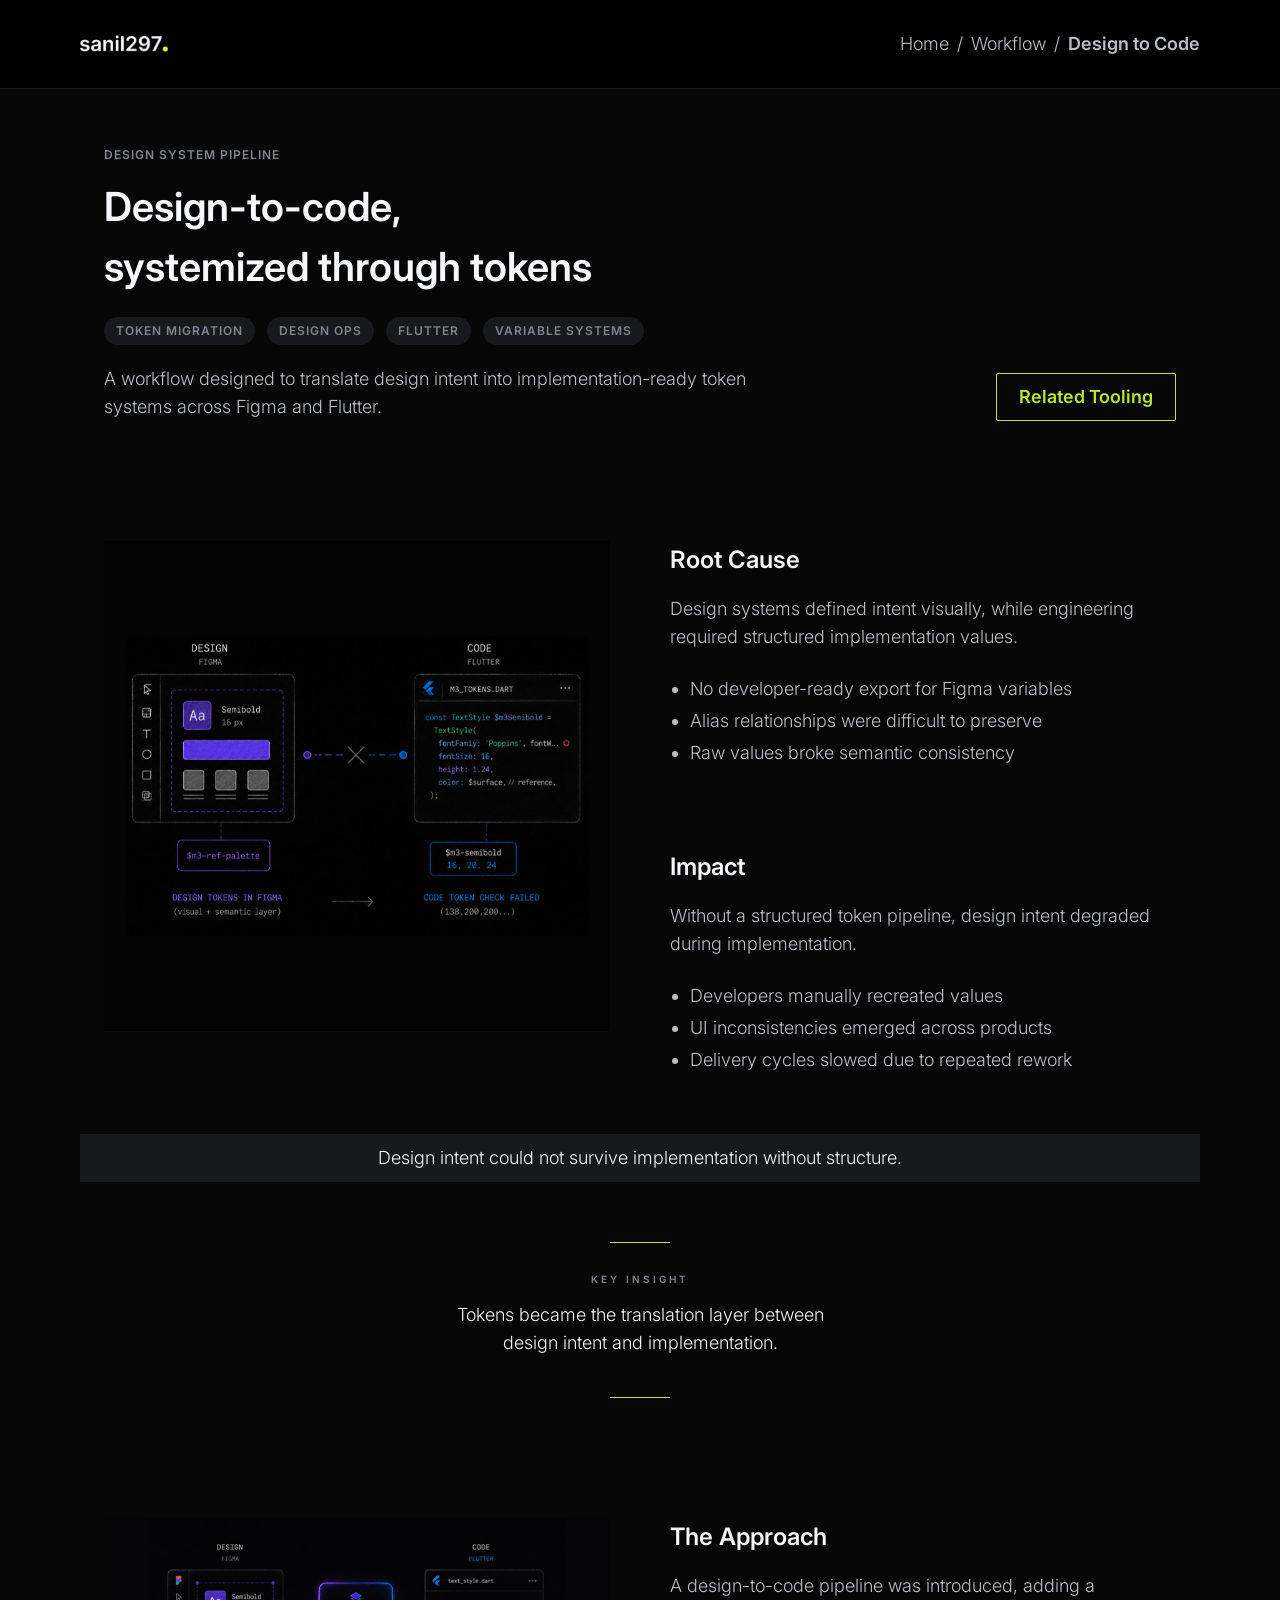
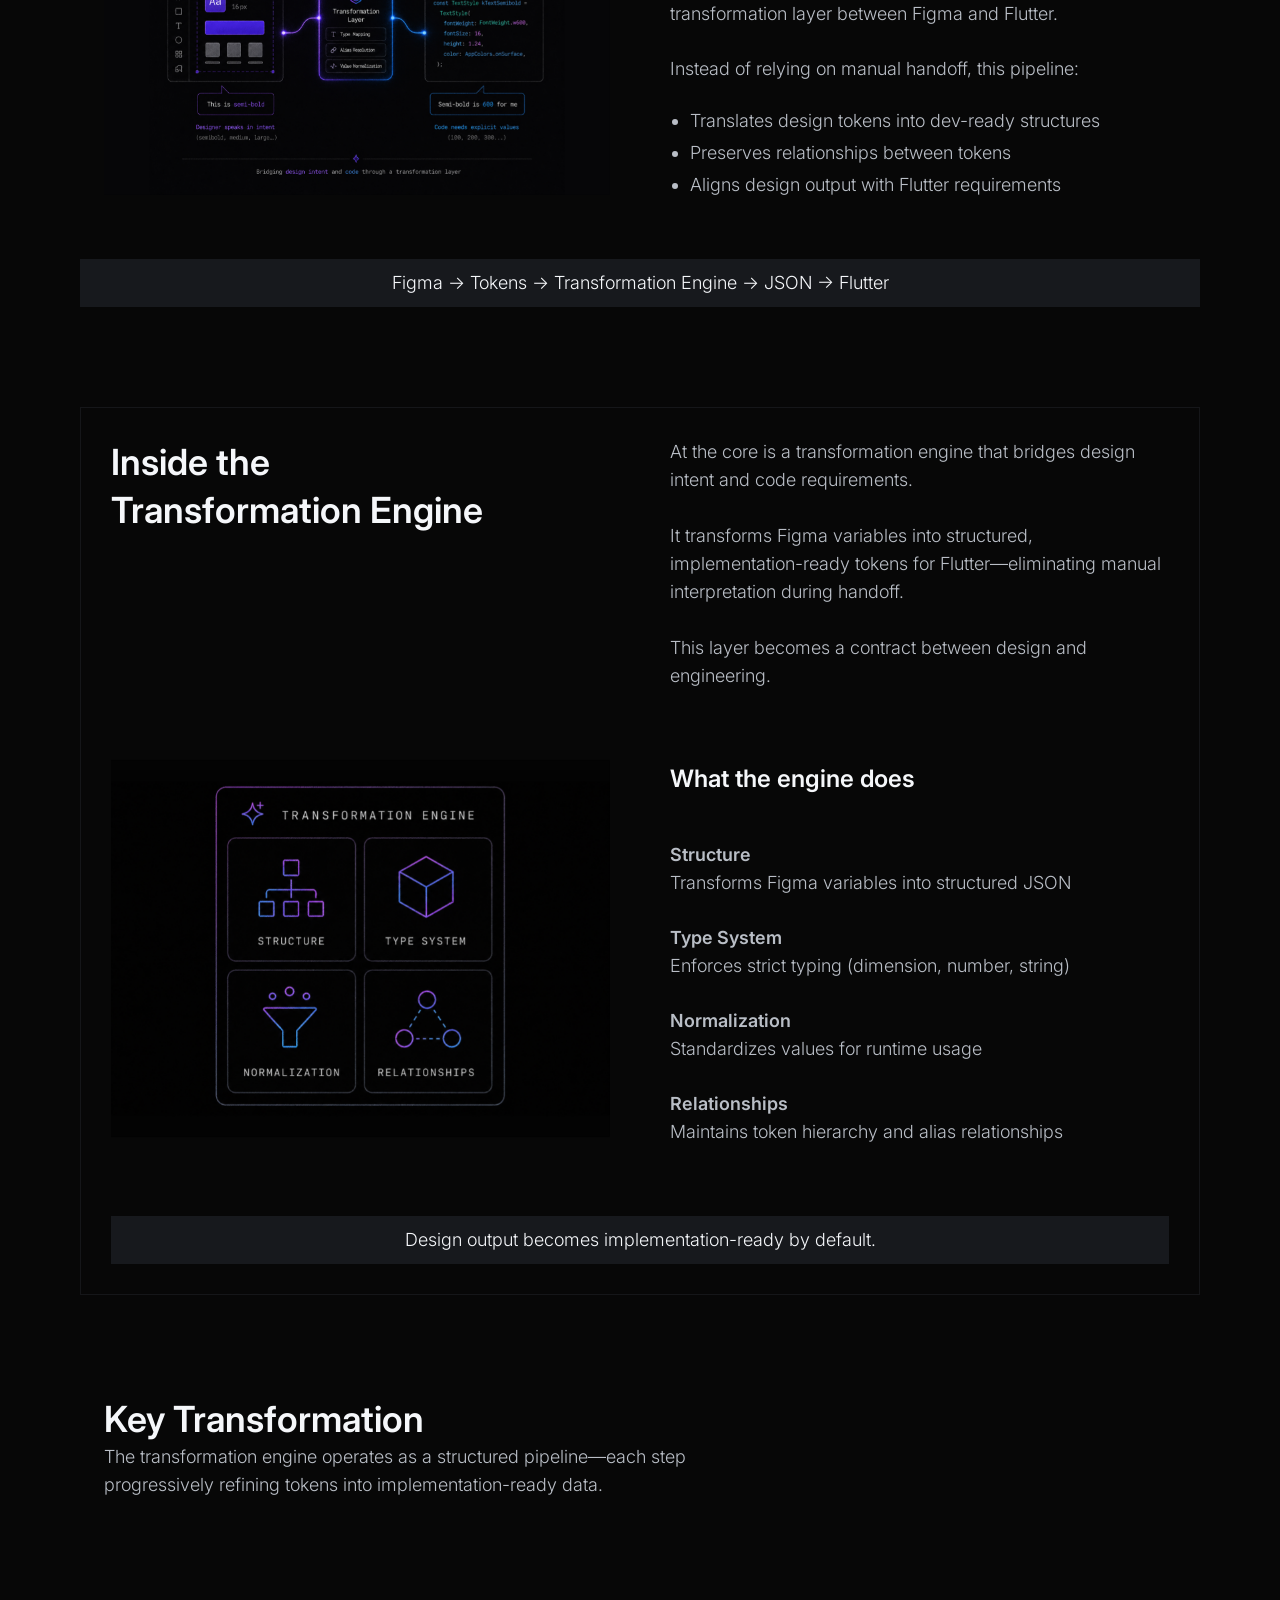
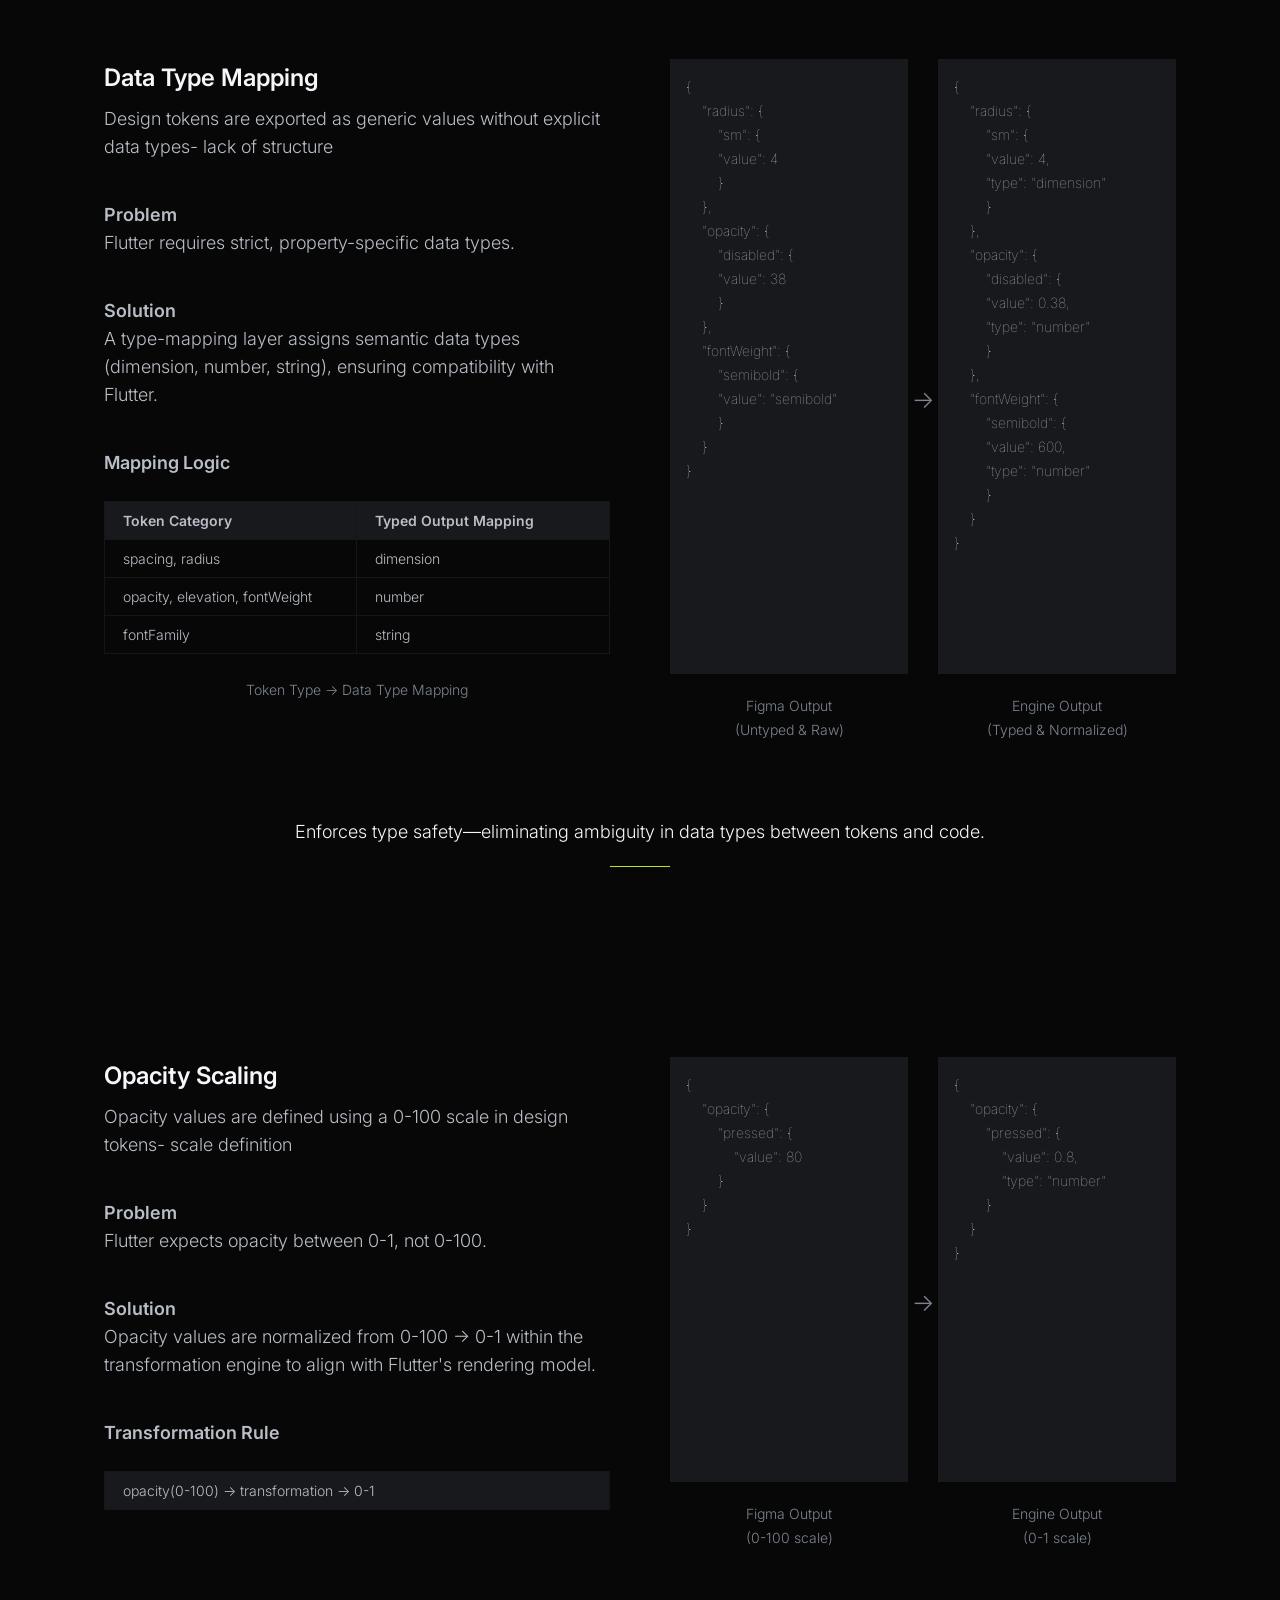
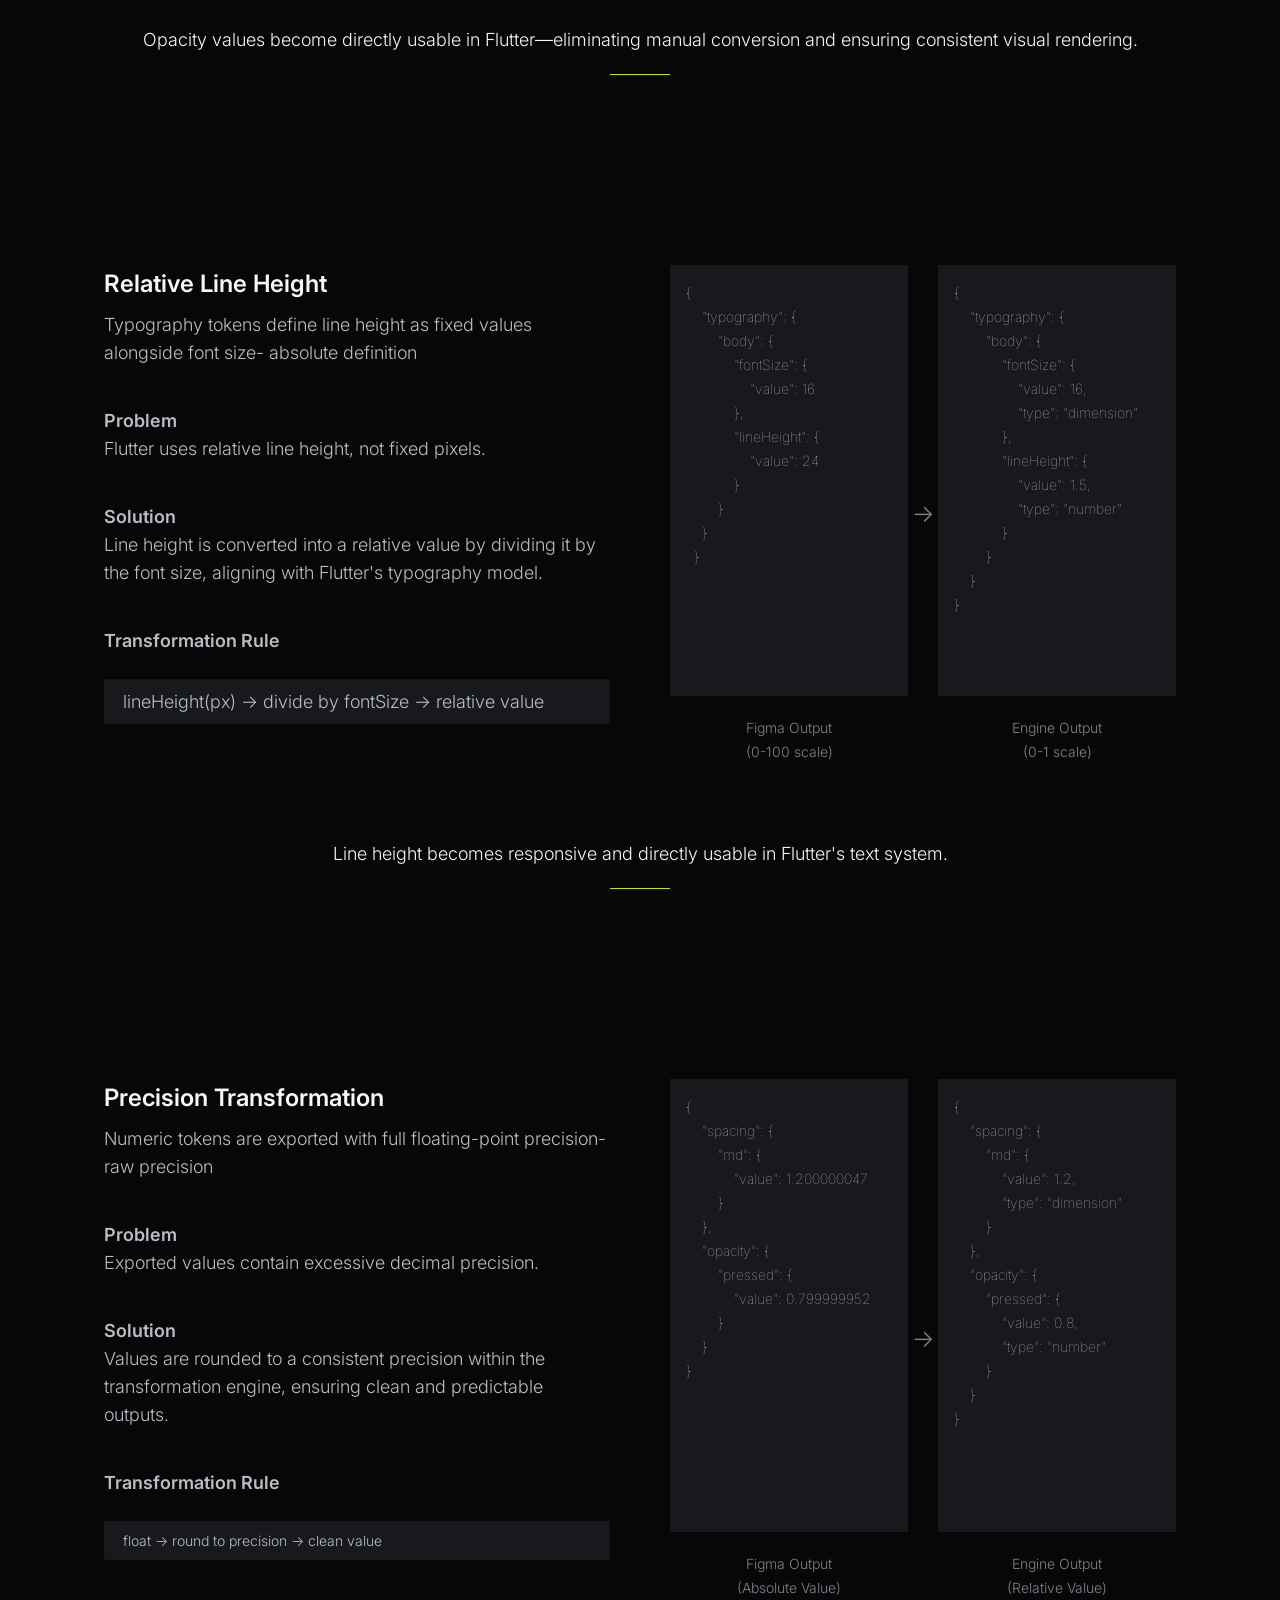
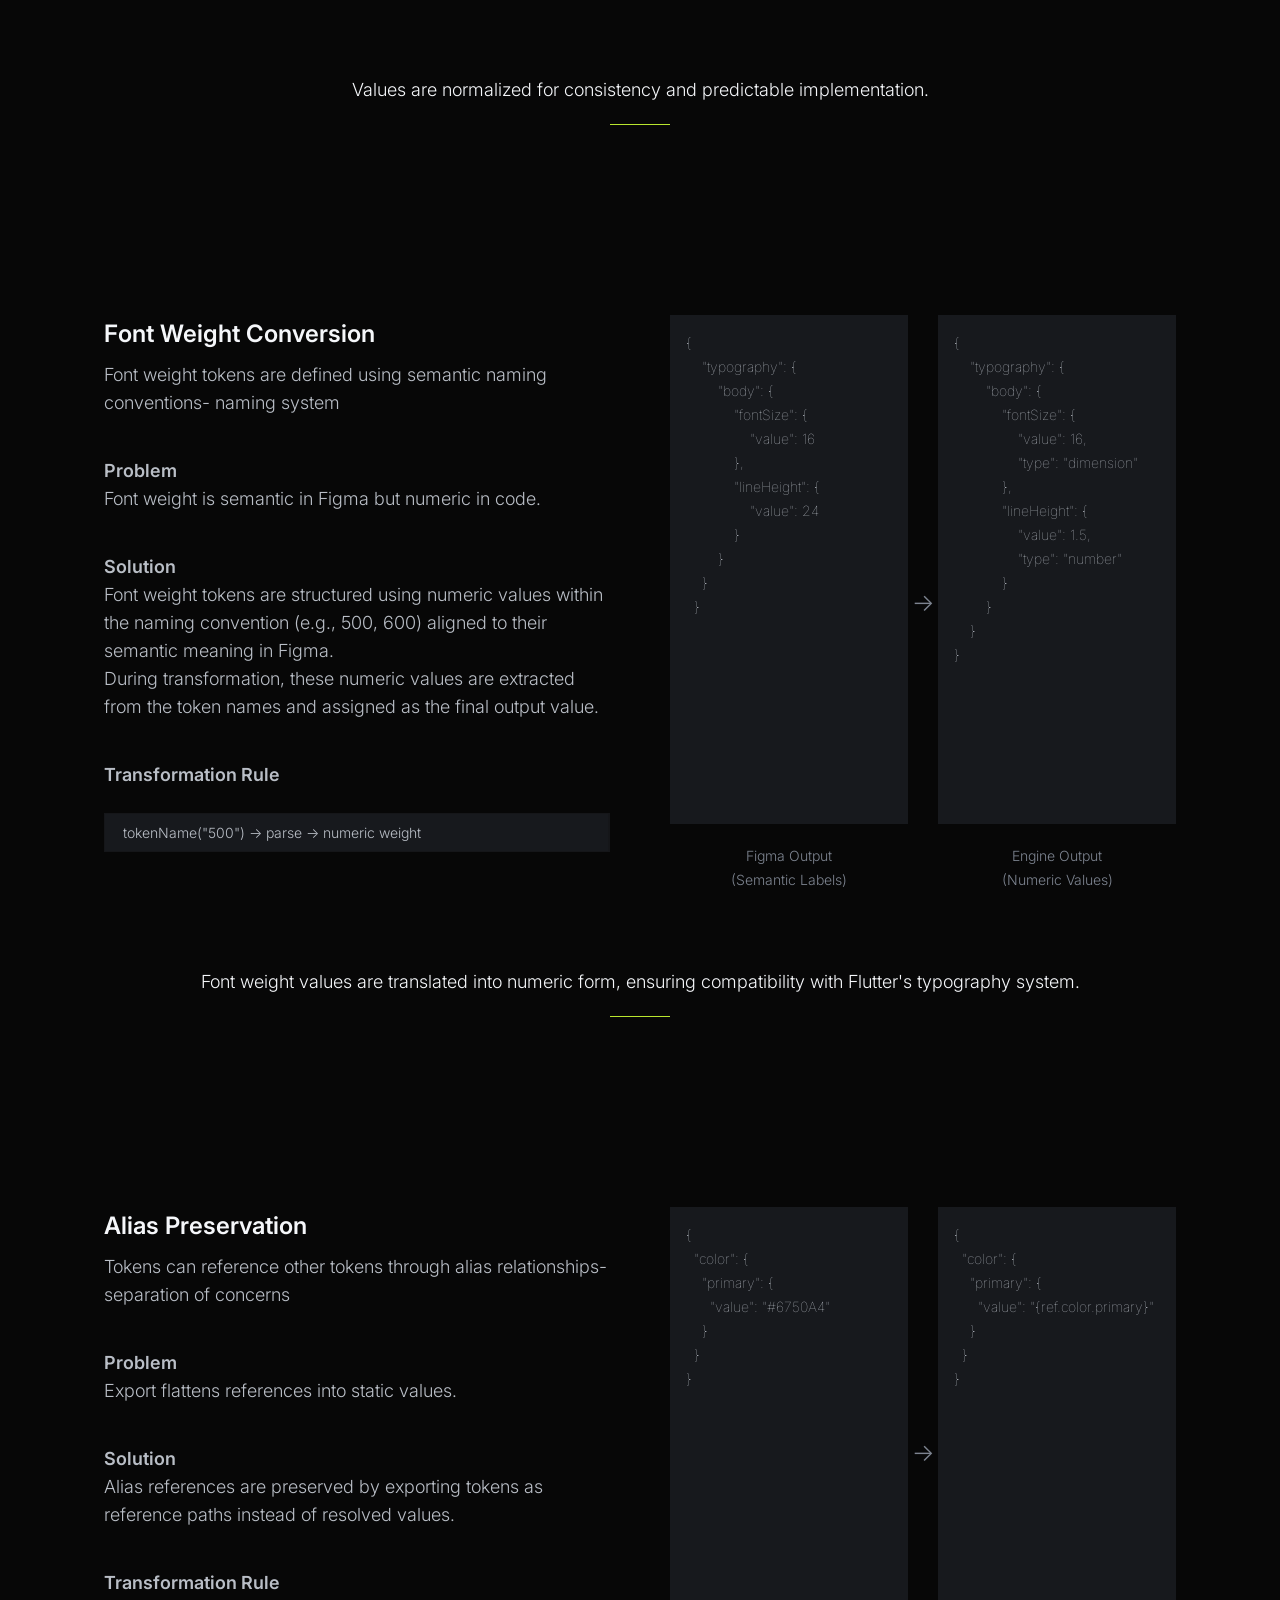
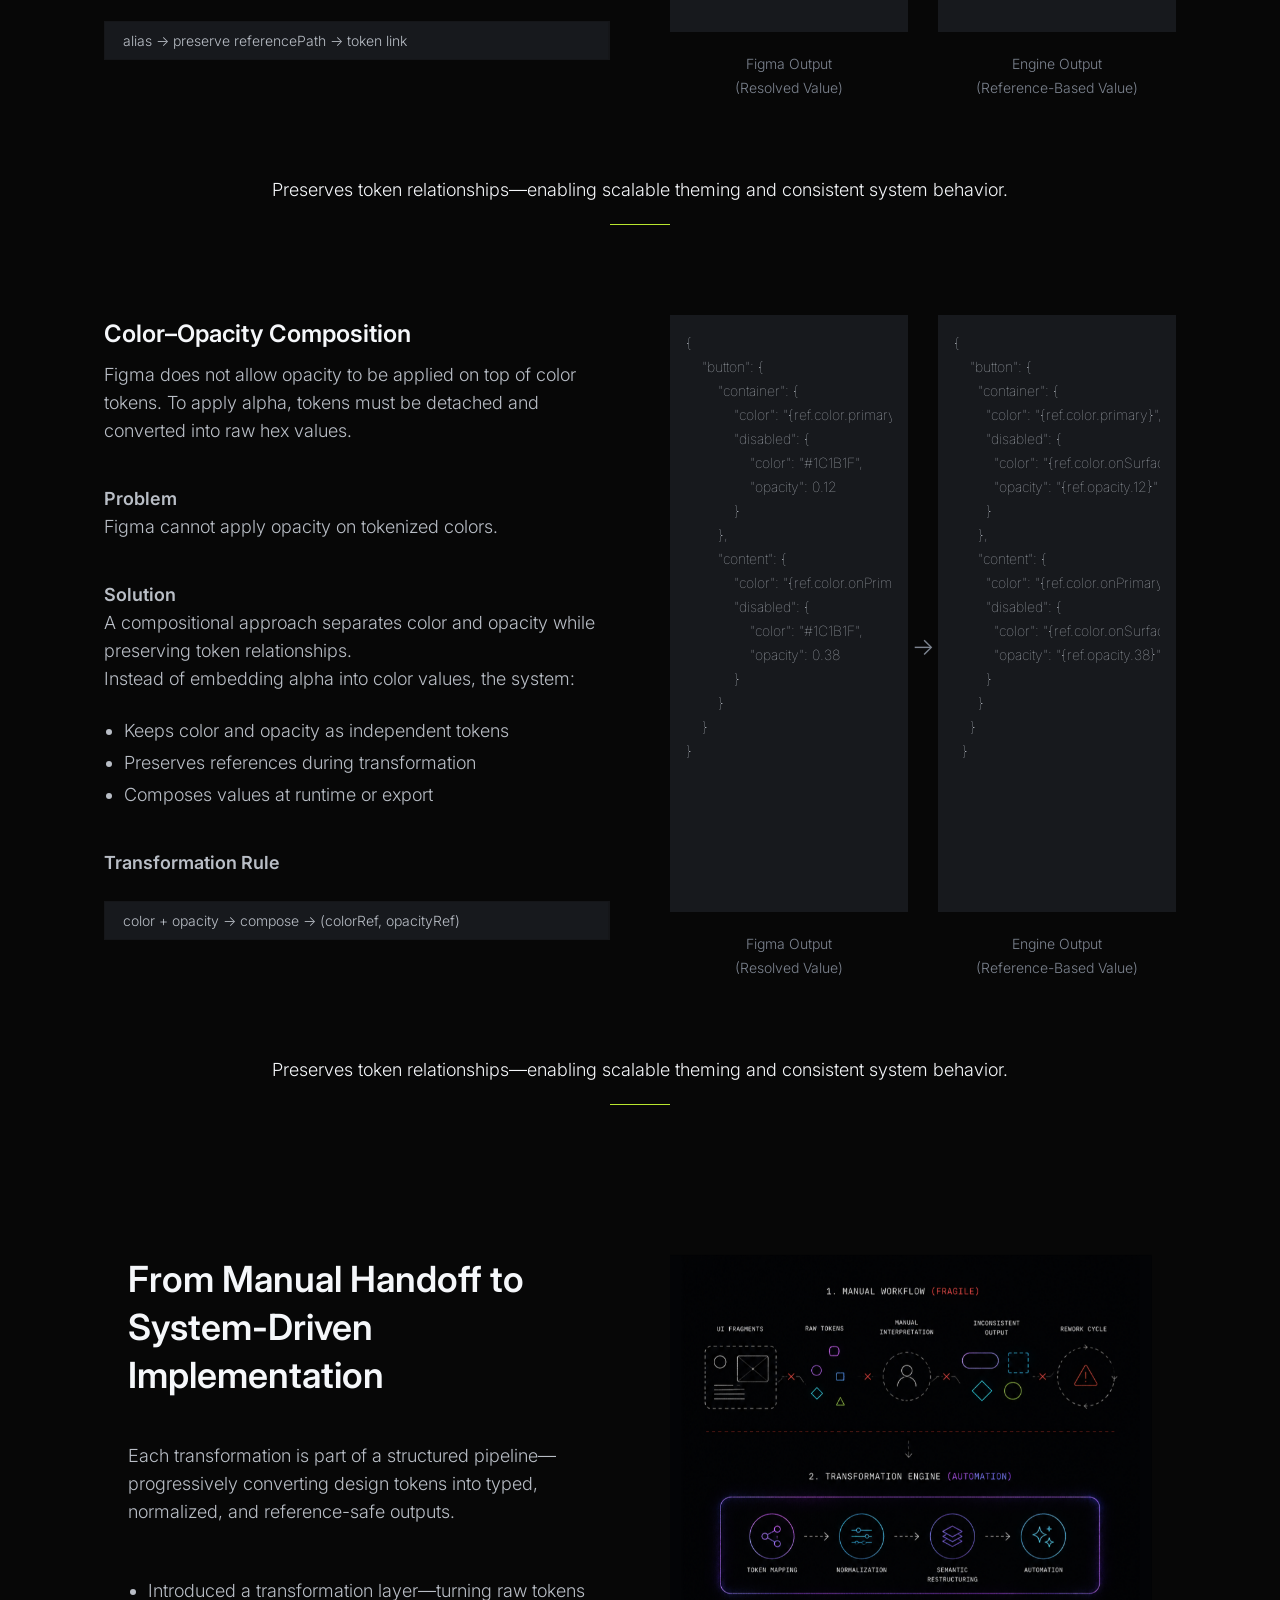
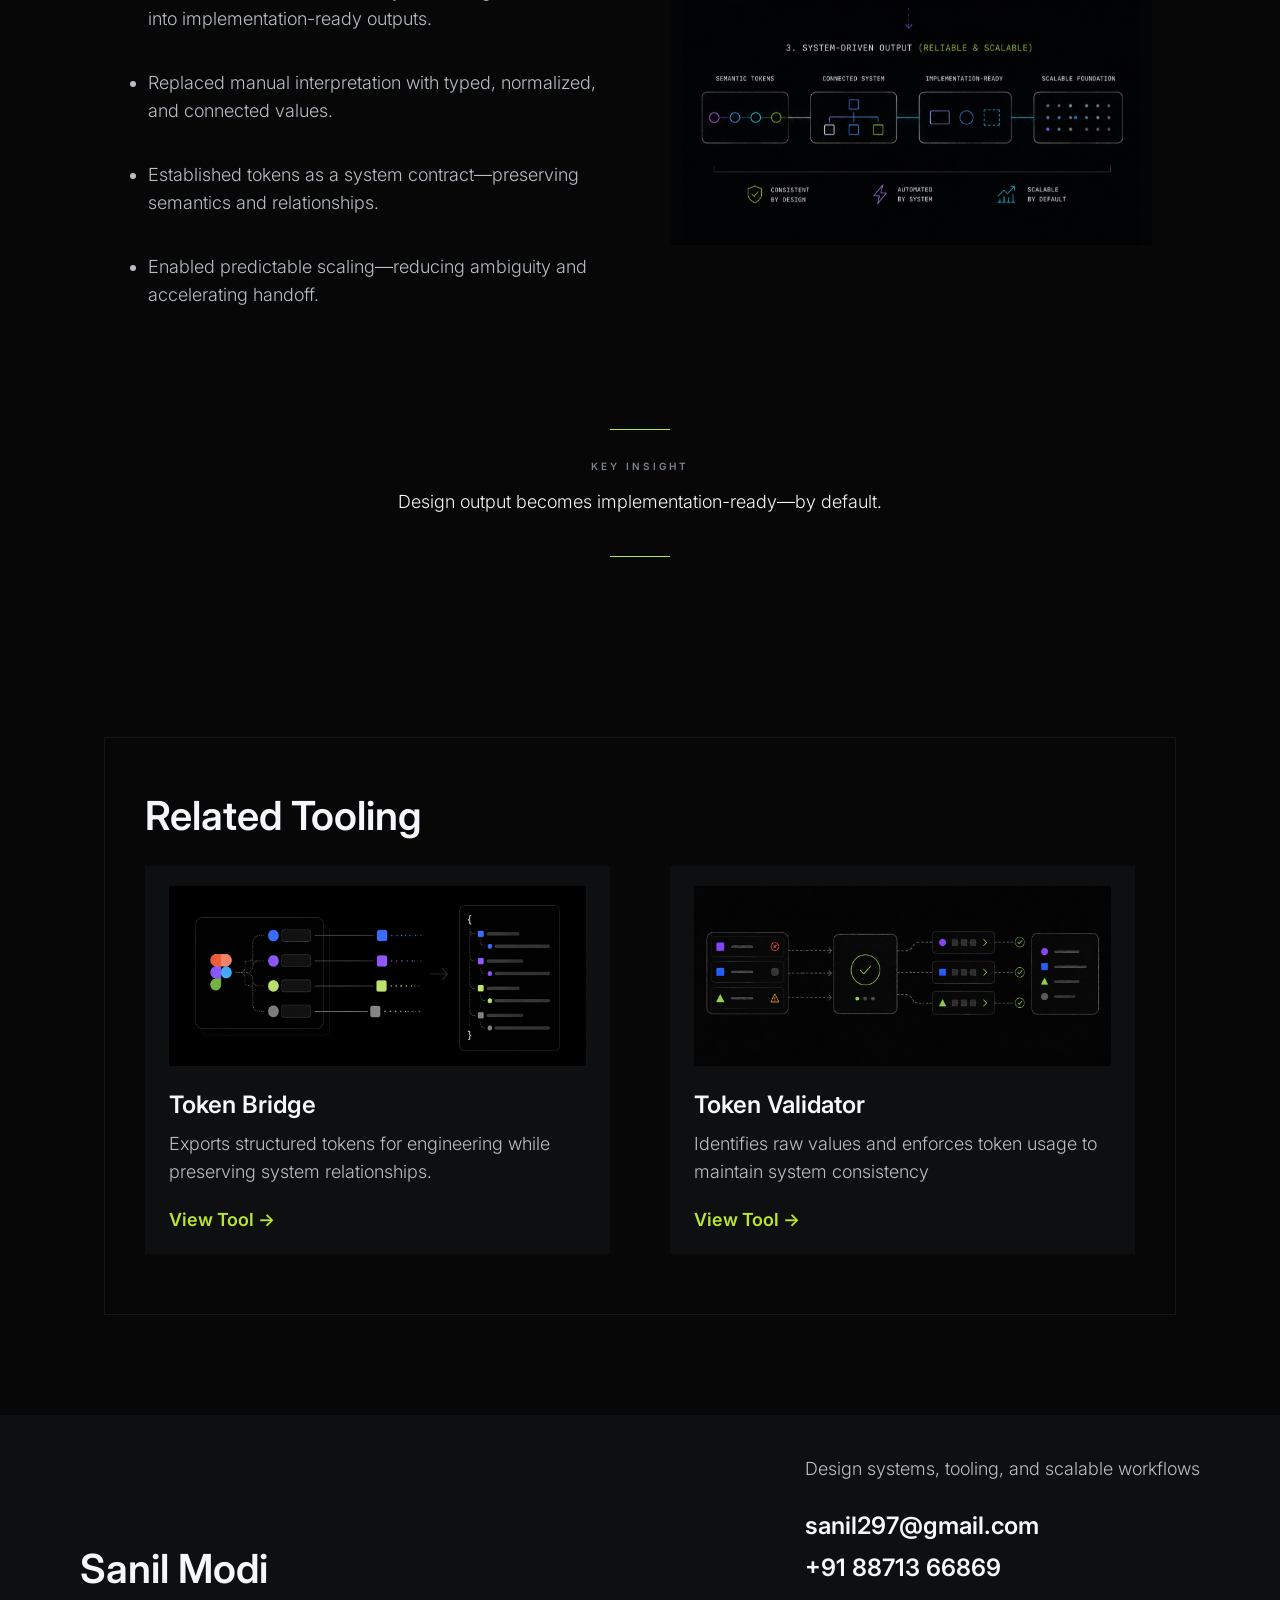
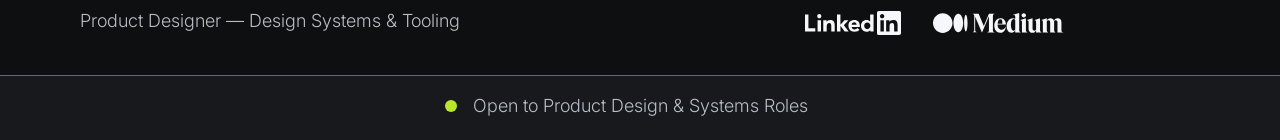
<file: workflow-design-to-code/index.html>
<!DOCTYPE html>

<html lang="en">

<head>


    <meta charset="UTF-8" />
    <meta name="viewport" content="width=device-width, initial-scale=1.0" />

    <title>
        Design-to-code
    </title>

    <link rel="preconnect" href="https://fonts.googleapis.com">
    <link rel="preconnect" href="https://fonts.gstatic.com" crossorigin>

    <link href="https://fonts.googleapis.com/css2?family=Inter:wght@300;400;500;600;700;800&display=swap"
        rel="stylesheet">

    <link rel="stylesheet" href="/style.css">


</head>

<body>

    <!-- NAVBAR -->

    <header class="navbar">
        <div class="page-container navbar-inner">
            <a href="/">
                <img class="logo_img" src="/assets/sanil297_logo.png" alt="">
            </a>
            <nav class="nav-links bdy18 txt2" id="navLinks">
                <a href="/">Home</a>
                <span>/</span>
                <a href="/#workflow">Workflow</a>
                <span>/</span>
                <span class="bdy18-bld">Design to Code</span>
            </nav>
            <div class="menu-btn" id="menuBtn">
                ☰
            </div>
        </div>
    </header>

    <div class="page-container">

        <!-- HERO -->

        <section class="workflow-hero">

            <div class="workflow-hero-grid">

                <div>

                    <span class="section-label mt12-bld">
                        DESIGN SYSTEM PIPELINE
                    </span>

                    <h1 class="hdln40-bld">
                        Design-to-code,<br>
                        systemized through tokens
                    </h1>

                    <div class="tag-group">

                        <span class="mt12">TOKEN MIGRATION</span>
                        <span class="mt12">DESIGN OPS</span>
                        <span class="mt12">FLUTTER</span>
                        <span class="mt12">VARIABLE SYSTEMS</span>

                    </div>

                    <p class="bdy18 txt2">
                        A workflow designed to translate design intent into implementation-ready token systems across
                        Figma and Flutter.
                    </p>

                </div>

                <a href="#related-tooling" class="btn btn-secondary bdy18-bld">
                    Related Tooling
                </a>

            </div>

        </section>

        <!-- ROOT CAUSE -->

        <section class="workflow-problem-section">

            <div class="workflow-problem-grid">

                <!-- IMAGE -->

                <div class="workflow-problem-visual">

                    <img src="/assets/design_to_code_1.jpg" alt="">

                    <!-- <div class="workflow-caption">
                        Design intent vs Code representation
                    </div> -->

                </div>

                <!-- CONTENT -->

                <div class="workflow-problem-content">

                    <div class="workflow-copy-block">

                        <h2 class="lbl24-bld margin-bottom-16">
                            Root Cause
                        </h2>

                        <p class="bdy18 txt2">
                            Design systems defined intent visually,
                            while engineering required structured
                            implementation values.
                        </p>

                        <ul class="workflow-list bdy18 txt2">

                            <li>
                                No developer-ready export for Figma variables
                            </li>

                            <li>
                                Alias relationships were difficult to preserve
                            </li>

                            <li>
                                Raw values broke semantic consistency
                            </li>

                        </ul>

                    </div>

                    <br>
                    <br>
                    <br>

                    <div class="workflow-copy-block">

                        <h2 class="lbl24-bld margin-bottom-16">
                            Impact
                        </h2>

                        <p class="bdy18 txt2">
                            Without a structured token pipeline,
                            design intent degraded during implementation.
                        </p>

                        <ul class="workflow-list bdy18 txt2">
                            <li>
                                Developers manually recreated values
                            </li>
                            <li>
                                UI inconsistencies emerged across products
                            </li>
                            <li>
                                Delivery cycles slowed due to repeated rework
                            </li>
                        </ul>
                    </div>
                </div>
            </div>
        </section>

        <!-- NOTE -->
        <div class="note bdy18">
            Design intent could not survive implementation without structure.
        </div>

        <!-- INSIGHT -->

        <section class="workflow-insight">

            <div class="insight-divider"></div>

            <span class="section-label mt8-bld ">
                KEY INSIGHT
            </span>

            <p class="bdy18">
                Tokens became the translation layer between<br>
                design intent and implementation.
            </p>

            <div class="insight-divider-bottom"></div>
        </section>

        <!-- APPROACH -->

        <section class="workflow-problem-section">

            <div class="workflow-problem-grid">

                <!-- IMAGE -->
                <div class="workflow-problem-visual">
                    <img src="/assets/design_to_code_2.jpg" alt="">
                </div>

                <!-- CONTENT -->
                <div class="workflow-problem-content">

                    <h2 class="lbl24-bld margin-bottom-16">
                        The Approach
                    </h2>

                    <p class="bdy18 txt2">
                        A design-to-code pipeline was introduced,
                        adding a transformation layer between
                        Figma and Flutter.
                    </p>

                    <br>
                    <p class="bdy18 txt2">
                        Instead of relying on manual handoff,
                        this pipeline:
                    </p>

                    <ul class="workflow-list bdy18 txt2">
                        <li>
                            Translates design tokens into dev-ready structures
                        </li>
                        <li>
                            Preserves relationships between tokens
                        </li>
                        <li>
                            Aligns design output with Flutter requirements
                        </li>
                    </ul>
                </div>
            </div>
        </section>

        <!-- NOTE -->
        <div class="note bdy18">
            Figma → Tokens → Transformation Engine → JSON → Flutter
        </div>

        <!-- TRANSFORMATION ENGINE -->

        <section class="workflow-problem-section border-section">
            <div class="workflow-problem-grid">

                <!-- IMAGE -->
                <div class="workflow-problem-visual">
                    <h2 class="lbl36-bld margin-bottom-16">
                        Inside the <br>
                        Transformation Engine
                    </h2>
                </div>

                <!-- CONTENT -->
                <div class="workflow-problem-content bdy18 txt2">
                    <p>
                        At the core is a transformation engine that bridges design intent and code requirements.
                    </p>
                    <br>
                    <p>
                        It transforms Figma variables into structured, implementation-ready tokens for
                        Flutter—eliminating manual interpretation during handoff.
                    </p>
                    <p>
                        <br>
                        This layer becomes a contract between design and engineering.
                    </p>
                    </p>

                </div>
            </div>

            <div class="workflow-problem-grid">

                <!-- IMAGE -->
                <div class="workflow-problem-visual">
                    <img src="/assets/design_to_code_3.jpg" alt="">
                </div>

                <!-- CONTENT -->
                <div class="workflow-problem-content">

                    <h2 class="lbl24-bld margin-bottom-16">
                        What the engine does
                    </h2>
                    <br>

                    <p class="bdy18-bld txt2">
                        Structure
                    </p>
                    <p class="bdy18 txt2">
                        Transforms Figma variables into structured JSON
                    </p>
                    <br>

                    <p class="bdy18-bld txt2">
                        Type System
                    </p>
                    <p class="bdy18 txt2">
                        Enforces strict typing (dimension, number, string)
                    </p>
                    <br>

                    <p class="bdy18-bld txt2">
                        Normalization
                    </p>
                    <p class="bdy18 txt2">
                        Standardizes values for runtime usage
                    </p>
                    <br>
                    <p class="bdy18-bld txt2">
                        Relationships
                    </p>
                    <p class="bdy18 txt2">
                        Maintains token hierarchy and alias relationships
                    </p>
                </div>
            </div>
            <!-- NOTE -->
            <div class="note bdy18">
                Design output becomes implementation-ready by default.
            </div>
        </section>



        <!-- DATA TYPE MAPPING -->

        <section class="workflow-transformations">

            <div class="section-header margin-bottom-60">
                <h2 class="lbl36-bld">
                    Key Transformation
                </h2>

                <p class="bdy18">
                    The transformation engine operates as a structured pipeline—each step <br>
                    progressively refining tokens into implementation-ready data.
                </p>
            </div>

            <div>
                <div class="transformation-grid padding-top-100 margin-bottom-16">

                    <!-- LEFT -->
                    <div class="transformation-copy txt2">
                        <h3 class="lbl24-bld txt1 margin-bottom-8 margin-bottom-8">
                            Data Type Mapping
                        </h3>

                        <p class="bdy18 transformation-intro">
                            Design tokens are exported as generic values without explicit data types- lack of structure
                        </p>

                        <div class="copy-block">

                            <h4 class="lbl18-bld">
                                Problem
                            </h4>

                            <p class="bdy18">
                                Flutter requires strict, property-specific data types.
                            </p>

                        </div>

                        <div class="copy-block">

                            <h4 class="lbl18-bld">
                                Solution
                            </h4>

                            <p class="bdy18">
                                A type-mapping layer assigns semantic data types (dimension, number, string), ensuring
                                compatibility with Flutter.
                            </p>

                        </div>

                        <div class="copy-block">

                            <h4 class="lbl18-bld">
                                Mapping Logic
                            </h4>

                            <div class="mapping-table bdy14">

                                <!-- HEADER -->
                                <div class="mapping-row two-col mapping-header bdy14-bld">
                                    <span>
                                        Token Category
                                    </span>

                                    <span>
                                        Typed Output Mapping
                                    </span>
                                </div>

                                <!-- ROW -->
                                <div class="mapping-row two-col">
                                    <span>
                                        spacing, radius
                                    </span>
                                    <span>
                                        dimension
                                    </span>
                                </div>

                                <!-- ROW -->
                                <div class="mapping-row two-col">
                                    <span>
                                        opacity, elevation, fontWeight
                                    </span>
                                    <span>
                                        number
                                    </span>
                                </div>

                                <!-- ROW -->

                                <div class="mapping-row two-col">
                                    <span>
                                        fontFamily
                                    </span>
                                    <span>
                                        string
                                    </span>
                                </div>
                            </div>

                            <!-- BOTTOM TEXT -->
                            <p class="mapping-caption bdy14">
                                Token Type → Data Type Mapping
                            </p>

                        </div>

                    </div>

                    <!-- RIGHT -->
                    <div class="code-comparison">
                        <div class="code-card-wrapper">
                            <div class="code-card">
                                <pre><code>{
    "radius": {
        "sm": {
        "value": 4
        }
    },
    "opacity": {
        "disabled": {
        "value": 38
        }
    },
    "fontWeight": {
        "semibold": {
        "value": "semibold"
        }
    }
}</code></pre>
                            </div>
                            <div class="code-caption bdy14">

                                <p>
                                    Figma Output
                                </p>

                                <span>
                                    (Untyped & Raw)
                                </span>

                            </div>
                        </div>

                        <div class="comparison-arrow">
                            →
                        </div>

                        <div class="code-card-wrapper">
                            <div class="code-card">
                                <pre><code>{
    "radius": {
        "sm": {
        "value": 4,
        "type": "dimension"
        }
    },
    "opacity": {
        "disabled": {
        "value": 0.38,
        "type": "number"
        }
    },
    "fontWeight": {
        "semibold": {
        "value": 600,
        "type": "number"
        }
    }
}</code></pre>
                            </div>
                            <div class="code-caption bdy14">

                                <p>
                                    Engine Output
                                </p>

                                <span>
                                    (Typed & Normalized)
                                </span>

                            </div>
                        </div>
                    </div>
                </div>
            </div>

            <!-- INSIGHT -->

            <section class="workflow-insight">
                <p class="bdy18">
                    Enforces type safety—eliminating ambiguity in data types between tokens and code.
                </p>

                <div class="insight-divider margin-top-20"></div>
            </section>

            <!-- OPACITY SCALING -->
            <div>
                <div class="transformation-grid padding-top-100 margin-bottom-16">

                    <!-- LEFT -->
                    <div class="transformation-copy txt2">
                        <h3 class="lbl24-bld txt1 margin-bottom-8 margin-bottom-8">
                            Opacity Scaling
                        </h3>

                        <p class="bdy18 transformation-intro">
                            Opacity values are defined using a 0-100 scale in design tokens- scale definition
                        </p>

                        <div class="copy-block">

                            <h4 class="lbl18-bld">
                                Problem
                            </h4>

                            <p class="bdy18">
                                Flutter expects opacity between 0-1, not 0-100.
                            </p>

                        </div>

                        <div class="copy-block">

                            <h4 class="lbl18-bld">
                                Solution
                            </h4>

                            <p class="bdy18">
                                Opacity values are normalized from 0-100 → 0-1 within the transformation engine to align
                                with Flutter's rendering model.
                            </p>

                        </div>

                        <div class="copy-block">

                            <h4 class="lbl18-bld">
                                Transformation Rule
                            </h4>

                            <div class="mapping-table bdy14">

                                <!-- HEADER -->
                                <div class="mapping-row one-col mapping-header">
                                    <span>
                                        opacity(0-100) → transformation → 0-1
                                    </span>
                                </div>
                            </div>
                        </div>

                    </div>

                    <!-- RIGHT -->
                    <div class="code-comparison">
                        <div class="code-card-wrapper">
                            <div class="code-card">
                                <pre><code>{
    "opacity": {
        "pressed": {
            "value": 80
        }
    }
}</code></pre>
                            </div>
                            <div class="code-caption bdy14">

                                <p>
                                    Figma Output
                                </p>

                                <span>
                                    (0-100 scale)
                                </span>

                            </div>
                        </div>

                        <div class="comparison-arrow">
                            →
                        </div>

                        <div class="code-card-wrapper">
                            <div class="code-card">
                                <pre><code>{
    "opacity": {
        "pressed": {
            "value": 0.8,
            "type": "number"
        }
    }
}</code></pre>
                            </div>
                            <div class="code-caption bdy14">

                                <p>
                                    Engine Output
                                </p>

                                <span>
                                    (0-1 scale)
                                </span>

                            </div>
                        </div>
                    </div>
                </div>
            </div>

            <!-- INSIGHT -->

            <section class="workflow-insight">
                <p class="bdy18">
                    Opacity values become directly usable in Flutter—eliminating manual conversion and ensuring
                    consistent visual rendering.
                </p>

                <div class="insight-divider margin-top-20"></div>
            </section>

            <!-- RELATIVE LINE HEIGHT -->

            <div>
                <div class="transformation-grid padding-top-100 margin-bottom-16">

                    <!-- LEFT -->
                    <div class="transformation-copy txt2">
                        <h3 class="lbl24-bld txt1 margin-bottom-8 margin-bottom-8">
                            Relative Line Height
                        </h3>

                        <p class="bdy18 transformation-intro">
                            Typography tokens define line height as fixed values alongside font size- absolute
                            definition
                        </p>

                        <div class="copy-block">

                            <h4 class="lbl18-bld">
                                Problem
                            </h4>

                            <p class="bdy18">
                                Flutter uses relative line height, not fixed pixels.
                            </p>

                        </div>

                        <div class="copy-block">

                            <h4 class="lbl18-bld">
                                Solution
                            </h4>

                            <p class="bdy18">
                                Line height is converted into a relative value by dividing it by the font size, aligning
                                with Flutter's typography model.
                            </p>

                        </div>

                        <div class="copy-block">

                            <h4 class="lbl18-bld">
                                Transformation Rule
                            </h4>

                            <div class="mapping-table">

                                <!-- HEADER -->
                                <div class="mapping-row one-col mapping-header">
                                    <span>
                                        lineHeight(px) → divide by fontSize → relative value
                                    </span>
                                </div>
                            </div>
                        </div>

                    </div>

                    <!-- RIGHT -->
                    <div class="code-comparison">
                        <div class="code-card-wrapper">
                            <div class="code-card">
                                <pre><code>{
    "typography": {
        "body": {
            "fontSize": {
                "value": 16
            },
            "lineHeight": {
                "value": 24
            }
        }
    }
  }</code></pre>
                            </div>
                            <div class="code-caption bdy14">

                                <p>
                                    Figma Output
                                </p>

                                <span>
                                    (0-100 scale)
                                </span>

                            </div>
                        </div>

                        <div class="comparison-arrow">
                            →
                        </div>

                        <div class="code-card-wrapper">
                            <div class="code-card">
                                <pre><code>{
    "typography": {
        "body": {
            "fontSize": {
                "value": 16,
                "type": "dimension"
            },
            "lineHeight": {
                "value": 1.5,
                "type": "number"
            }
        }
    }
}</code></pre>
                            </div>
                            <div class="code-caption bdy14">

                                <p>
                                    Engine Output
                                </p>

                                <span>
                                    (0-1 scale)
                                </span>

                            </div>
                        </div>
                    </div>
                </div>
            </div>

            <!-- INSIGHT -->

            <section class="workflow-insight">
                <p class="bdy18">
                    Line height becomes responsive and directly usable in Flutter's text system.
                </p>

                <div class="insight-divider margin-top-20"></div>
            </section>

            <!-- PRECISION TRANSFORMATION -->

            <div>
                <div class="transformation-grid padding-top-100 margin-bottom-16">

                    <!-- LEFT -->
                    <div class="transformation-copy txt2">
                        <h3 class="lbl24-bld txt1 margin-bottom-8">
                            Precision Transformation
                        </h3>

                        <p class="bdy18 transformation-intro">
                            Numeric tokens are exported with full floating-point precision- raw precision
                        </p>

                        <div class="copy-block">

                            <h4 class="lbl18-bld">
                                Problem
                            </h4>

                            <p class="bdy18">
                                Exported values contain excessive decimal precision.
                            </p>

                        </div>

                        <div class="copy-block">

                            <h4 class="lbl18-bld">
                                Solution
                            </h4>

                            <p class="bdy18">
                                Values are rounded to a consistent precision within the transformation engine, ensuring
                                clean and predictable outputs.
                            </p>

                        </div>

                        <div class="copy-block">

                            <h4 class="lbl18-bld">
                                Transformation Rule
                            </h4>

                            <div class="mapping-table bdy14">

                                <!-- HEADER -->
                                <div class="mapping-row one-col mapping-header">
                                    <span>
                                        float → round to precision → clean value
                                    </span>
                                </div>
                            </div>
                        </div>

                    </div>

                    <!-- RIGHT -->
                    <div class="code-comparison">
                        <div class="code-card-wrapper">
                            <div class="code-card">
                                <pre><code>{
    "spacing": {
        "md": {
            "value": 1.200000047
        }
    },
    "opacity": {
        "pressed": {
            "value": 0.799999952
        }
    }
}</code></pre>
                            </div>
                            <div class="code-caption bdy14">

                                <p>
                                    Figma Output
                                </p>

                                <span>
                                    (Absolute Value)
                                </span>

                            </div>
                        </div>

                        <div class="comparison-arrow">
                            →
                        </div>

                        <div class="code-card-wrapper">
                            <div class="code-card">
                                <pre><code>{
    "spacing": {
        "md": {
            "value": 1.2,
            "type": "dimension"
        }
    },
    "opacity": {
        "pressed": {
            "value": 0.8,
            "type": "number"
        }
    }
}</code></pre>
                            </div>
                            <div class="code-caption bdy14">

                                <p>
                                    Engine Output
                                </p>

                                <span>
                                    (Relative Value)
                                </span>

                            </div>
                        </div>
                    </div>
                </div>
            </div>

            <!-- INSIGHT -->

            <section class="workflow-insight">
                <p class="bdy18">
                    Values are normalized for consistency and predictable implementation.
                </p>

                <div class="insight-divider margin-top-20"></div>
            </section>

            <!-- FONT WEIGHT CONVERSION -->

            <div>
                <div class="transformation-grid padding-top-100 margin-bottom-16">

                    <!-- LEFT -->
                    <div class="transformation-copy txt2">
                        <h3 class="lbl24-bld txt1 margin-bottom-8">
                            Font Weight Conversion
                        </h3>

                        <p class="bdy18 transformation-intro">
                            Font weight tokens are defined using semantic naming conventions- naming system
                        </p>

                        <div class="copy-block">

                            <h4 class="lbl18-bld">
                                Problem
                            </h4>

                            <p class="bdy18">
                                Font weight is semantic in Figma but numeric in code.
                            </p>

                        </div>

                        <div class="copy-block">

                            <h4 class="lbl18-bld">
                                Solution
                            </h4>

                            <p class="bdy18">
                                Font weight tokens are structured using numeric values within the naming convention
                                (e.g., 500, 600) aligned to their semantic meaning in Figma.
                                <br>
                                During transformation, these numeric values are extracted from the token names and
                                assigned as the final output value.
                            </p>

                        </div>

                        <div class="copy-block">

                            <h4 class="lbl18-bld">
                                Transformation Rule
                            </h4>

                            <div class="mapping-table bdy14">

                                <!-- HEADER -->
                                <div class="mapping-row one-col mapping-header">
                                    <span>
                                        tokenName("500") → parse → numeric weight
                                    </span>
                                </div>
                            </div>
                        </div>

                    </div>

                    <!-- RIGHT -->
                    <div class="code-comparison">
                        <div class="code-card-wrapper">
                            <div class="code-card">
                                <pre><code>{
    "typography": {
        "body": {
            "fontSize": {
                "value": 16
            },
            "lineHeight": {
                "value": 24
            }
        }
    }
  }</code></pre>
                            </div>
                            <div class="code-caption bdy14">

                                <p>
                                    Figma Output
                                </p>

                                <span>
                                    (Semantic Labels)
                                </span>

                            </div>
                        </div>

                        <div class="comparison-arrow">
                            →
                        </div>

                        <div class="code-card-wrapper">
                            <div class="code-card">
                                <pre><code>{
    "typography": {
        "body": {
            "fontSize": {
                "value": 16,
                "type": "dimension"
            },
            "lineHeight": {
                "value": 1.5,
                "type": "number"
            }
        }
    }
}</code></pre>
                            </div>
                            <div class="code-caption bdy14">

                                <p>
                                    Engine Output
                                </p>

                                <span>
                                    (Numeric Values)
                                </span>

                            </div>
                        </div>
                    </div>
                </div>
            </div>

            <!-- INSIGHT -->

            <section class="workflow-insight">
                <p class="bdy18">
                    Font weight values are translated into numeric form, ensuring compatibility with Flutter's
                    typography system.
                </p>

                <div class="insight-divider margin-top-20"></div>
            </section>

            <!-- ALIAS PRESERVATION-->

            <div>
                <div class="transformation-grid padding-top-100 margin-bottom-16">

                    <!-- LEFT -->
                    <div class="transformation-copy txt2">
                        <h3 class="lbl24-bld txt1 margin-bottom-8">
                            Alias Preservation
                        </h3>

                        <p class="bdy18 transformation-intro">
                            Tokens can reference other tokens through alias relationships- separation of concerns
                        </p>

                        <div class="copy-block">

                            <h4 class="lbl18-bld">
                                Problem
                            </h4>

                            <p class="bdy18">
                                Export flattens references into static values.
                            </p>

                        </div>

                        <div class="copy-block">

                            <h4 class="lbl18-bld">
                                Solution
                            </h4>

                            <p class="bdy18">
                                Alias references are preserved by exporting tokens as reference paths instead of
                                resolved values.
                            </p>

                        </div>

                        <div class="copy-block">

                            <h4 class="lbl18-bld">
                                Transformation Rule
                            </h4>

                            <div class="mapping-table bdy14">

                                <!-- HEADER -->
                                <div class="mapping-row one-col mapping-header">
                                    <span>
                                        alias → preserve referencePath → token link
                                    </span>
                                </div>
                            </div>
                        </div>

                    </div>

                    <!-- RIGHT -->
                    <div class="code-comparison">
                        <div class="code-card-wrapper">
                            <div class="code-card">
                                <pre><code>{
  "color": {
    "primary": {
      "value": "#6750A4"
    }
  }
}</code></pre>
                            </div>
                            <div class="code-caption bdy14">

                                <p>
                                    Figma Output
                                </p>

                                <span>
                                    (Resolved Value)
                                </span>

                            </div>
                        </div>

                        <div class="comparison-arrow">
                            →
                        </div>

                        <div class="code-card-wrapper">
                            <div class="code-card">
                                <pre><code>{
  "color": {
    "primary": {
      "value": "{ref.color.primary}"
    }
  }
}</code></pre>
                            </div>
                            <div class="code-caption bdy14">

                                <p>
                                    Engine Output
                                </p>

                                <span>
                                    (Reference-Based Value)
                                </span>

                            </div>
                        </div>
                    </div>
                </div>
            </div>

            <!-- INSIGHT -->

            <section class="workflow-insight">
                <p class="bdy18">
                    Preserves token relationships—enabling scalable theming and consistent system behavior.
                </p>

                <div class="insight-divider margin-top-20"></div>
            </section>

            <!-- FONT WEIGHT CONVERSION -->

            <div>
                <div class="transformation-grid margin-bottom-16">

                    <!-- LEFT -->
                    <div class="transformation-copy txt2">
                        <h3 class="lbl24-bld txt1 margin-bottom-8 margin-bottom-8">
                            Color–Opacity Composition
                        </h3>

                        <p class="bdy18 transformation-intro">
                            Figma does not allow opacity to be applied on top of color tokens.
                            To apply alpha, tokens must be detached and converted into raw hex values.
                        </p>

                        <div class="copy-block">

                            <h4 class="lbl18-bld">
                                Problem
                            </h4>

                            <p class="bdy18">
                                Figma cannot apply opacity on tokenized colors.
                            </p>

                        </div>

                        <div class="copy-block">

                            <h4 class="lbl18-bld">
                                Solution
                            </h4>

                            <p class="bdy18">
                                A compositional approach separates color and opacity while preserving token
                                relationships.
                                <br>
                                Instead of embedding alpha into color values, the system:
                            <ul class="workflow-list bdy18 txt2">
                                <li>
                                    Keeps color and opacity as independent tokens
                                </li>
                                <li>
                                    Preserves references during transformation
                                </li>
                                <li>
                                    Composes values at runtime or export
                                </li>
                            </ul>
                            </p>

                        </div>

                        <div class="copy-block">

                            <h4 class="lbl18-bld">
                                Transformation Rule
                            </h4>

                            <div class="mapping-table bdy14">

                                <!-- HEADER -->
                                <div class="mapping-row one-col mapping-header">
                                    <span>
                                        color + opacity → compose → (colorRef, opacityRef)
                                    </span>
                                </div>
                            </div>
                        </div>

                    </div>

                    <!-- RIGHT -->
                    <div class="code-comparison">
                        <div class="code-card-wrapper">
                            <div class="code-card">
                                <pre><code>{
    "button": {
        "container": {
            "color": "{ref.color.primary}",
            "disabled": {
                "color": "#1C1B1F",
                "opacity": 0.12
            }
        },
        "content": {
            "color": "{ref.color.onPrimary}",
            "disabled": {
                "color": "#1C1B1F",
                "opacity": 0.38
            }
        }
    }
}</code></pre>
                            </div>
                            <div class="code-caption bdy14">

                                <p>
                                    Figma Output
                                </p>

                                <span>
                                    (Resolved Value)
                                </span>

                            </div>
                        </div>

                        <div class="comparison-arrow">
                            →
                        </div>

                        <div class="code-card-wrapper">
                            <div class="code-card">
                                <pre><code>{
    "button": {
      "container": {
        "color": "{ref.color.primary}",
        "disabled": {
          "color": "{ref.color.onSurface}",
          "opacity": "{ref.opacity.12}"
        }
      },
      "content": {
        "color": "{ref.color.onPrimary}",
        "disabled": {
          "color": "{ref.color.onSurface}",
          "opacity": "{ref.opacity.38}"
        }
      }
    }
  }</code></pre>
                            </div>
                            <div class="code-caption bdy14">

                                <p>
                                    Engine Output
                                </p>

                                <span>
                                    (Reference-Based Value)
                                </span>

                            </div>
                        </div>
                    </div>
                </div>
            </div>

            <!-- INSIGHT -->

            <section class="workflow-insight">
                <p class="bdy18">
                    Preserves token relationships—enabling scalable theming and consistent system behavior.
                </p>

                <div class="insight-divider margin-top-20"></div>
            </section>

            <!-- SYSTEM DRIVEN IMPLEMENTATION -->

            <section class="workflow-problem-section">
                <div class="workflow-problem-grid">

                    <!-- CONTENT -->
                    <div class="workflow-problem-content">
                        <h2 class="lbl36-bld margin-bottom-16">
                            From Manual Handoff to <br>
                            System-Driven Implementation
                        </h2>
                        <br>
                        <p class="bdy18 txt2">
                            Each transformation is part of a structured pipeline—progressively converting design tokens
                            into typed, normalized, and reference-safe outputs.
                        </p>
                        <br>
                        <ul class="workflow-list bdy18 txt2">

                            <li>
                                Introduced a transformation layer—turning raw tokens into implementation-ready outputs.
                            </li>
                            <br>
                            <li>
                                Replaced manual interpretation with typed, normalized, and connected values.
                            </li>
                            <br>
                            <li>
                                Established tokens as a system contract—preserving semantics and relationships.
                            </li>
                            <br>
                            <li>
                                Enabled predictable scaling—reducing ambiguity and accelerating handoff.
                            </li>

                        </ul>
                    </div>

                    <!-- IMAGE -->
                    <div class="workflow-problem-visual">
                        <img src="/assets/design_to_code_4.jpg" alt="">
                    </div>

                </div>

                <div class="workflow-problem-grid">
            </section>

            <!-- INSIGHT -->

            <section class="workflow-insight">

                <div class="insight-divider"></div>

                <span class="section-label mt8-bld">
                    KEY INSIGHT
                </span>

                <p class="bdy18">
                    Design output becomes implementation-ready—by default.
                </p>

                <div class="insight-divider-bottom"></div>
            </section>
        </section>

        <!-- Related Tooling -->

        <section class="section" id="related-tooling">
            <div class="toolkit-border-section">
                <div class="content">
                    <div class="section-header">
                        <h2 class="hdln40-bld margin-bottom-20">
                            Related Tooling
                        </h2>
                    </div>

                    <div class="toolkit-grid">
                        <div class="tool-card">
                            <img src="/assets/home_5.png" alt="">
                            <h3 class="lbl24-bld">
                                Token Bridge
                            </h3>
                            <p class="bdy18">
                                Exports structured tokens for engineering while preserving system relationships.
                            </p>
                            <a href="/token-bridge" class="work-link lbl18-bld margin-top-100">
                                View Tool →
                            </a>
                        </div>

                        <div class="tool-card">
                            <img src="/assets/home_8.png" alt="">
                            <h3 class="lbl24-bld">
                                Token Validator
                            </h3>
                            <p class="bdy18">
                                Identifies raw values and enforces token usage to maintain system consistency
                            </p>
                            <a href="/token-validator" class="work-link lbl18-bld margin-top-100">
                                View Tool →
                            </a>
                        </div>
                    </div>
                </div>
            </div>
        </section>
    </div>

    <!-- FOOTER -->

    <footer class="footer" id="contact">

        <!-- MAIN -->

        <div class="page-container footer-main">

            <!-- LEFT -->

            <div class="footer-left">

                <h2 class="hdln40-bld">
                    Sanil Modi
                </h2>

                <p class="bdy18 text2">
                    Product Designer — Design Systems & Tooling
                </p>

            </div>

            <!-- RIGHT -->

            <div class="footer-right">

                <p class="bdy18 footer-note">
                    Design systems, tooling, and scalable workflows
                </p>

                <div class="footer-contact">

                    <a href="mailto:sanil297@gmail.com" class="lbl24-bld">
                        sanil297@gmail.com
                    </a>

                    <a href="tel:+918871368690" class="lbl24-bld">
                        +91 88713 66869
                    </a>

                </div>

                <div class="footer-socials">

                    <a href="https://www.linkedin.com/in/sanil297" target="_blank" class="social-link bdy18-bld">
                        <img class="linkedIn" src="/assets/linkedin.svg" alt="">
                    </a>

                    <a href="https://medium.com/@sanil297" target="_blank" class="social-link bdy18-bld">
                        <img class="medium" src="/assets/medium.svg" alt="">
                    </a>

                </div>

            </div>

        </div>

        <!-- BOTTOM -->
        <div class="footer-bottom">
            <div class="footer-live">
                <span class="live-dot dot-lg"></span>

                <p class="bdy18">
                    Open to Product Design & Systems Roles
                </p>
            </div>
        </div>

    </footer>
    <script src="/script.js"></script>
</body>

</html>
</file>
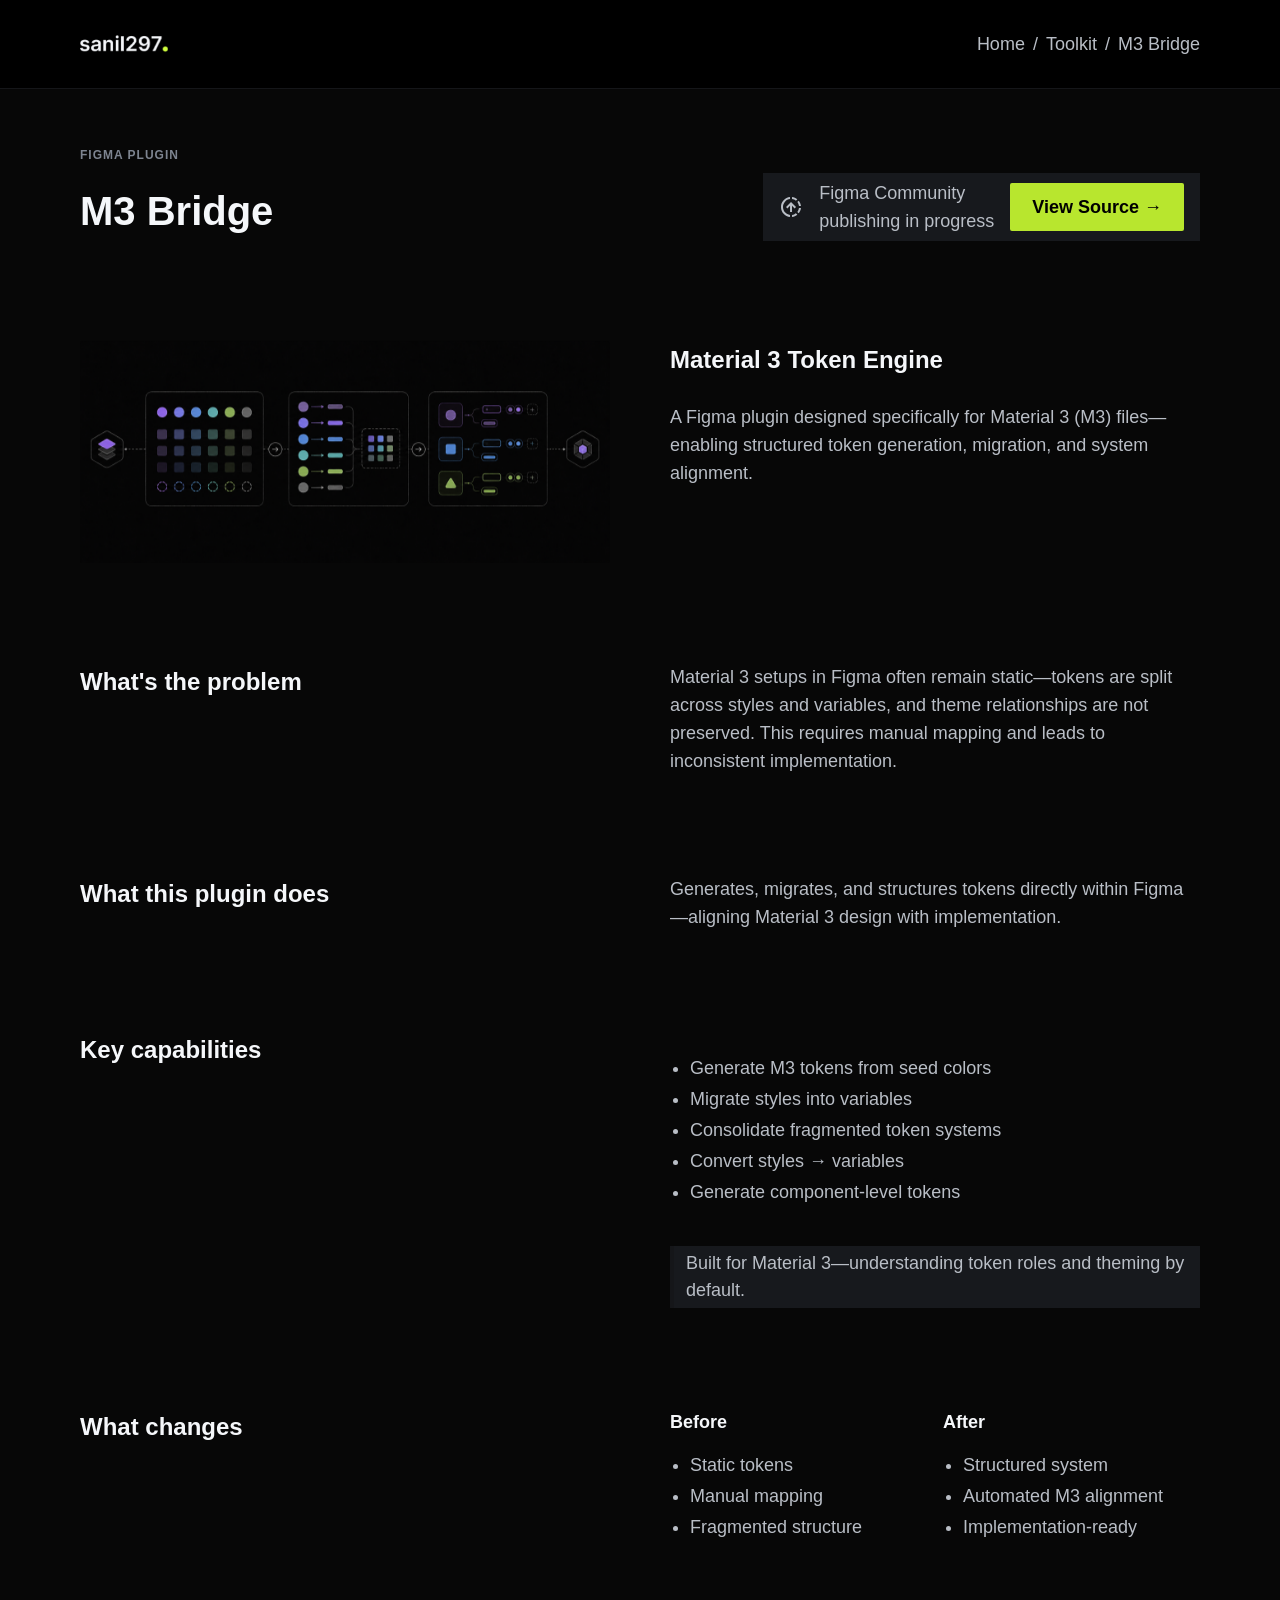
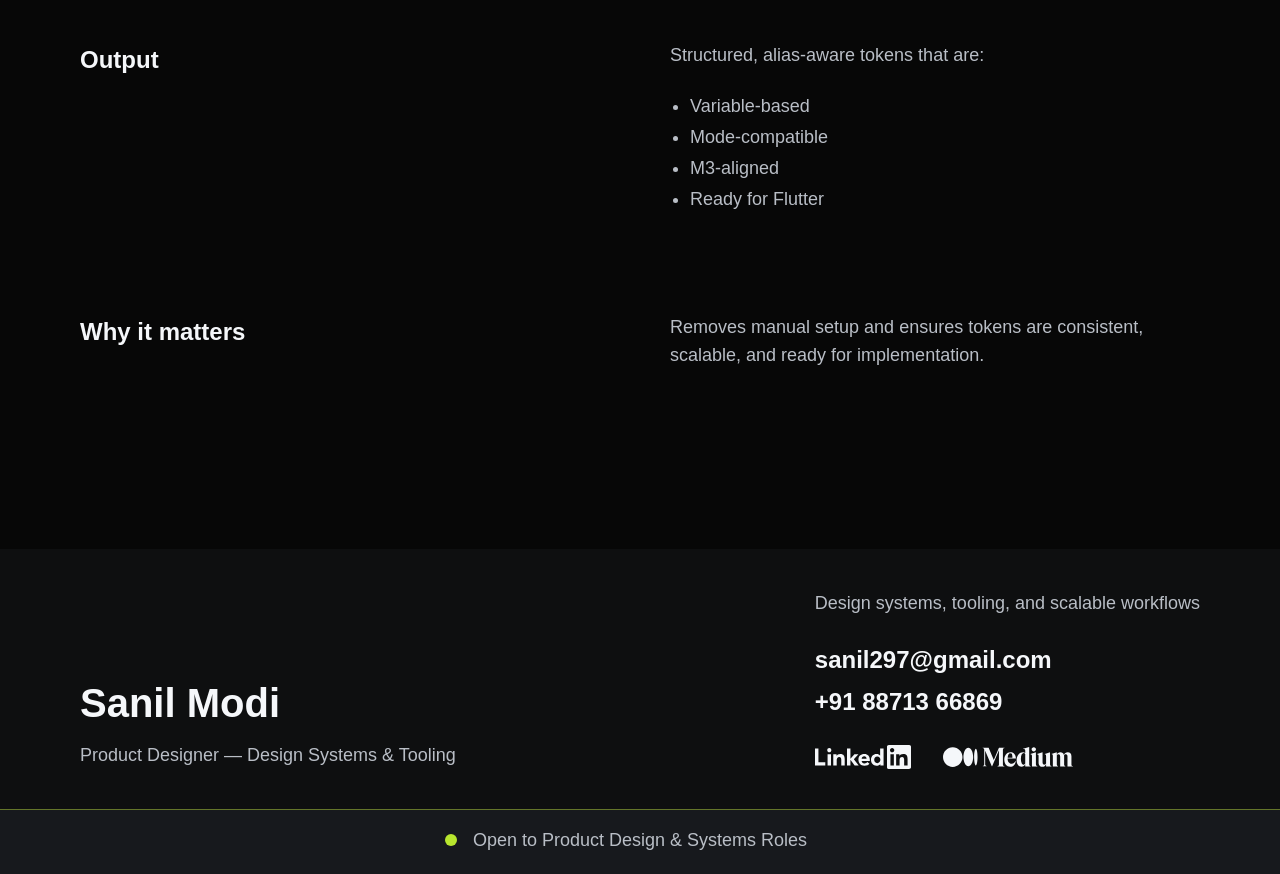
<file: m3-bridge.html>
<!DOCTYPE html>
<html lang="en">

<head>

    <meta charset="UTF-8" />
    <meta name="viewport" content="width=device-width, initial-scale=1.0" />

    <title>
        M3 Bridge
    </title>

    <link rel="stylesheet" href="style.css">

</head>

<body>
    <!-- TOP NAV -->

    <header class="navbar">
        <div class="page-container navbar-inner">
            <a href="index.html">
                <img class="logo_img" src="assets/sanil297_logo.png" alt="">

            </a>

            <nav class="nav-links bdy18 txt2" id="navLinks">
                <a href="index.html">Home</a>
                <span>/</span>
                <a href="index.html#toolkit">Toolkit</a>
                <span>/</span>
                <span class="bdy18-bold">M3 Bridge</span>
            </nav>

            <div class="menu-btn" id="menuBtn">
                ☰
            </div>
        </div>
    </header>

    <div class="page-container">

        <!-- HERO -->

        <div class="workflow-hero-grid margin-bottom-100">

            <div>
                <span class="section-label mt12-bld margin-top-60 margin-bottom-20">
                    FIGMA PLUGIN
                </span>

                <h1 class="hdln40-bld">
                    M3 Bridge
                </h1>

            </div>

            <div class="note figma-note bdy18">
                <img src="assets/upload_progress_24.svg" alt="">

                Figma Community <br>
                publishing in progress

                <a href="https://github.com/sanil297/m3-bridge" target="_blank" class="btn btn-primary">
                    <!-- View Plugin → -->
                    View Source →
                </a>
            </div>

        </div>


        <!-- CONTENT GRID -->

        <div class="workflow-problem-grid margin-bottom-100">
            <div>
                <img src="assets/home_6.png" alt="">
            </div>
            <div>
                <h3 class="lbl24-bld">
                    Material 3 Token Engine
                </h3>
                <p class="bdy18 txt2 margin-top-24 margin-bottom-40">
                    A Figma plugin designed specifically for Material 3 (M3) files—enabling structured token generation,
                    migration, and system alignment.
                </p>
            </div>
        </div>

        <!-- SECTION -->

        <div class="workflow-problem-grid margin-bottom-100">
            <div>
                <h3 class="lbl24-bld">
                    What's the problem
                </h3>
            </div>
            <div>
                <p class="bdy18 txt2">
                    Material 3 setups in Figma often remain static—tokens are split across styles and variables, and
                    theme relationships are not preserved. This requires manual mapping and leads to inconsistent
                    implementation.
                </p>
            </div>
        </div>

        <!-- SECTION -->

        <div class="workflow-problem-grid margin-bottom-100">
            <div>
                <h3 class="lbl24-bld">
                    What this plugin does
                </h3>
            </div>
            <div>
                <p class="bdy18 txt2">
                    Generates, migrates, and structures tokens directly within Figma—aligning Material 3 design with
                    implementation.
                </p>
            </div>
        </div>

        <!-- CAPABILITIES -->

        <div class="workflow-problem-grid margin-bottom-100">

            <div>
                <h3 class="lbl24-bld">
                    Key capabilities
                </h3>
            </div>

            <div>
                <ul class="workflow-list txt2 margin-bottom-40">
                    <li>Generate M3 tokens from seed colors</li>
                    <li>Migrate styles into variables</li>
                    <li>Consolidate fragmented token systems</li>
                    <li>Convert styles → variables</li>
                    <li>Generate component-level tokens</li>
                </ul>
                <div class="token-note">
                    Built for Material 3—understanding token roles and theming by default.
                </div>
            </div>

        </div>

        <!-- BEFORE AFTER -->

        <div class="workflow-problem-grid margin-bottom-100">
            <div>
                <h3 class="lbl24-bld">
                    What changes
                </h3>
            </div>
            <div class="before-after-grid">
                <div class="compare-card">
                    <h3 class="lbl18-bld margin-bottom-16">
                        Before
                    </h3>
                    <ul class="workflow-list txt2">
                        <li>Static tokens</li>
                        <li>Manual mapping</li>
                        <li>Fragmented structure</li>
                    </ul>
                </div>
                <div class="compare-card">
                    <h3 class="lbl18-bld margin-bottom-16">
                        After
                    </h3>
                    <ul class="workflow-list txt2">
                        <li>Structured system</li>
                        <li>Automated M3 alignment</li>
                        <li>Implementation-ready</li>
                    </ul>
                </div>
            </div>
        </div>

        <!-- OUTPUT -->

        <div class="workflow-problem-grid margin-bottom-100">
            <div>
                <h3 class="lbl24-bld">
                    Output
                </h3>
            </div>
            <div>
                <p class="bdy18 txt2 margin-bottom-20">
                    Structured, alias-aware tokens that are:
                </p>
                <ul class="workflow-list txt2">
                    <li>Variable-based</li>
                    <li>Mode-compatible</li>
                    <li>M3-aligned</li>
                    <li>Ready for Flutter</li>
                </ul>
            </div>
        </div>

        <!-- Why it matters -->

        <div class="workflow-problem-grid margin-bottom-160">
            <div>
                <h3 class="lbl24-bld">
                    Why it matters
                </h3>
            </div>
            <div>
                <p class="bdy18 txt2 margin-bottom-20">
                    Removes manual setup and ensures tokens are consistent, scalable, and ready for implementation.
                </p>
            </div>
        </div>
    </div>

    <!-- FOOTER -->

    <footer class="footer" id="contact">

        <!-- MAIN -->

        <div class="page-container footer-main">

            <!-- LEFT -->

            <div class="footer-left">

                <h2 class="hdln40-bld">
                    Sanil Modi
                </h2>

                <p class="bdy18 text2">
                    Product Designer — Design Systems & Tooling
                </p>

            </div>

            <!-- RIGHT -->

            <div class="footer-right">

                <p class="bdy18 footer-note">
                    Design systems, tooling, and scalable workflows
                </p>

                <div class="footer-contact">

                    <a href="mailto:sanil297@gmail.com" class="lbl24-bld">
                        sanil297@gmail.com
                    </a>

                    <a href="tel:+918871368690" class="lbl24-bld">
                        +91 88713 66869
                    </a>

                </div>

                <div class="footer-socials">

                    <a href="https://www.linkedin.com/in/sanil297" target="_blank" class="social-link bdy18-bld">
                        <img class="linkedIn" src="assets/linkedin.svg" alt="">
                    </a>

                    <a href="https://medium.com/@sanil297" target="_blank" class="social-link bdy18-bld">
                        <img class="medium" src="assets/medium.svg" alt="">
                    </a>

                </div>

            </div>

        </div>

        <!-- BOTTOM -->
        <div class="footer-bottom">
            <div class="footer-live">
                <span class="live-dot dot-lg"></span>

                <p class="bdy18">
                    Open to Product Design & Systems Roles
                </p>
            </div>
        </div>

    </footer>

    <script src="script.js"></script>
</body>

</html>
</file>
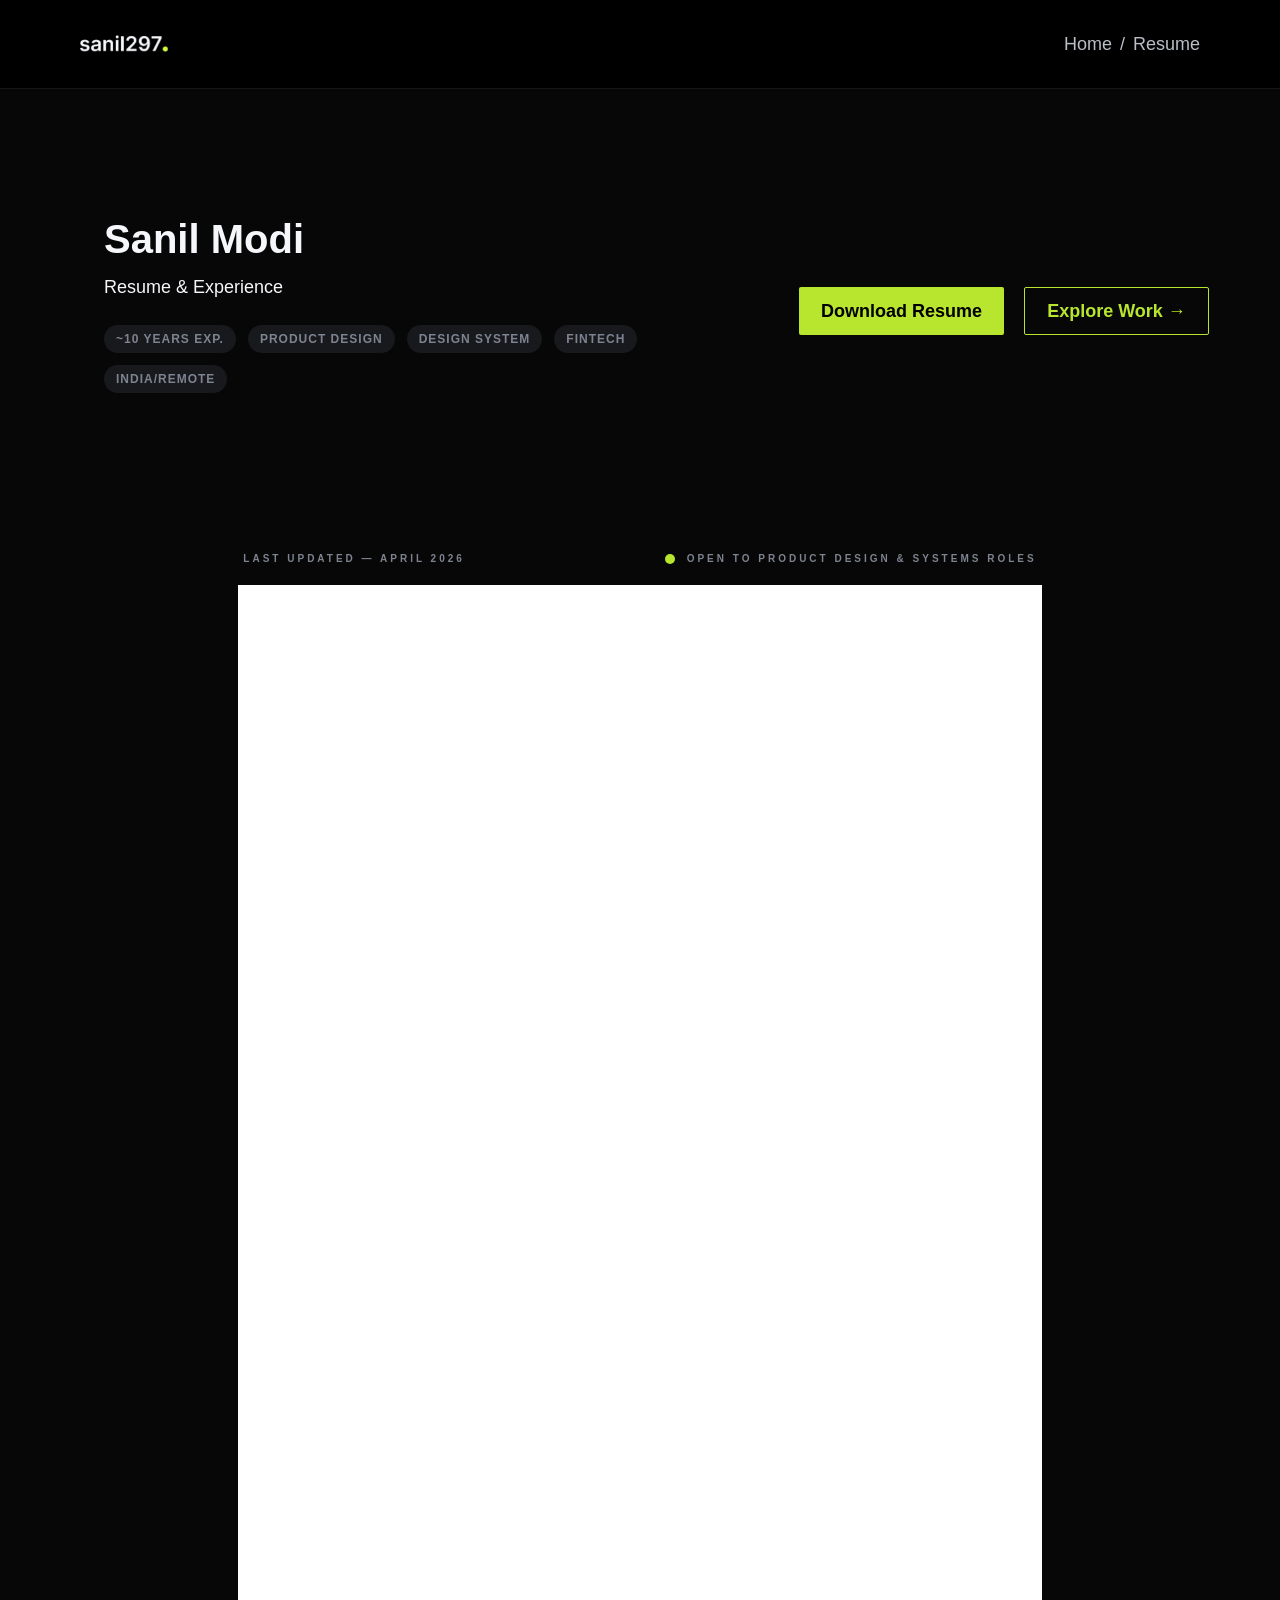
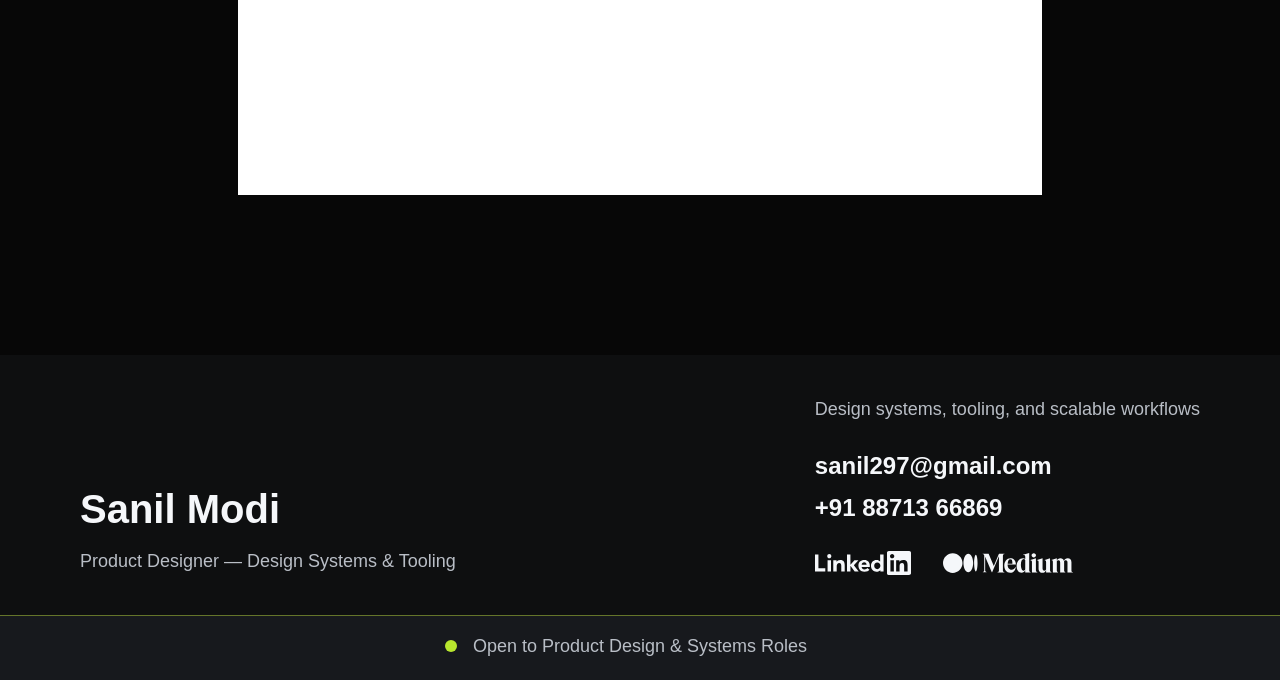
<file: resume.html>
<!DOCTYPE html>
<html lang="en">

<head>

    <meta charset="UTF-8" />
    <meta name="viewport" content="width=device-width, initial-scale=1.0" />

    <title>
        Resume — Sanil Modi
    </title>

    <link rel="stylesheet" href="style.css">

</head>

<body>
    <!-- NAVBAR -->

    <header class="navbar">
        <div class="page-container navbar-inner">
            <a href="index.html">
                <img class="logo_img" src="assets/sanil297_logo.png" alt="">

            </a>

            <nav class="nav-links bdy18 txt2" id="navLinks">
                <a href="index.html">Home</a>
                <span>/</span>
                <span class="bdy18-bold">Resume</span>
            </nav>

            <div class="menu-btn" id="menuBtn">
                ☰
            </div>
        </div>
    </header>

    <div class="page-container">

        <!-- HERO -->

        <section class="resume-hero">

            <!-- LEFT -->

            <div class="resume-hero-left">

                <h1 class="hdln40-bld">
                    Sanil Modi
                </h1>

                <p class="bdy18 text2">
                    Resume & Experience
                </p>

                <div class="tag-group margin-top-20">
                    <span class="mt12">~10 YEARS EXP.</span>
                    <span class="mt12">Product Design</span>
                    <span class="mt12">DESIGN SYSTEM</span>
                    <span class="mt12">FINTECH</span>
                    <span class="mt12">INDIA/REMOTE</span>
                </div>
            </div>

            <!-- RIGHT -->

            <div class="resume-actions">
                <a href="assets/Sanil_Modi_Resume.pdf" download class="btn btn-primary lbl18-bld">
                    Download Resume
                </a>
                <a href="index.html" target="_blank" class="btn btn-secondary lbl18-bld">
                    Explore Work →
                </a>
            </div>

        </section>

        <!-- PDF SECTION -->

        <section class="resume-preview-section">

            <!-- TOP META -->

            <div class="resume-preview-meta">

                <span class="mt8">
                    Last updated — April 2026
                </span>

                <div class="live-text">

                    <span class="live-dot dot-sm"></span>

                    <span class="mt8">
                        Open to Product Design & Systems Roles
                    </span>
                </div>

            </div>

            <!-- PDF -->

            <div class="resume-preview">

                <iframe src="assets/Sanil_Modi_Resume.pdf#toolbar=0&navpanes=0&scrollbar=0" frameborder="0">
                </iframe>

            </div>

        </section>
    </div>


    <!-- FOOTER -->

    <footer class="footer" id="contact">

        <!-- MAIN -->

        <div class="page-container footer-main">

            <!-- LEFT -->

            <div class="footer-left">

                <h2 class="hdln40-bld">
                    Sanil Modi
                </h2>

                <p class="bdy18 text2">
                    Product Designer — Design Systems & Tooling
                </p>

            </div>

            <!-- RIGHT -->

            <div class="footer-right">

                <p class="bdy18 footer-note">
                    Design systems, tooling, and scalable workflows
                </p>

                <div class="footer-contact">

                    <a href="mailto:sanil297@gmail.com" class="lbl24-bld">
                        sanil297@gmail.com
                    </a>

                    <a href="tel:+918871368690" class="lbl24-bld">
                        +91 88713 66869
                    </a>

                </div>

                <div class="footer-socials">

                    <a href="https://www.linkedin.com/in/sanil297" target="_blank" class="social-link bdy18-bld">
                        <img class="linkedIn" src="assets/linkedin.svg" alt="">
                    </a>

                    <a href="https://medium.com/@sanil297" target="_blank" class="social-link bdy18-bld">
                        <img class="medium" src="assets/medium.svg" alt="">
                    </a>

                </div>

            </div>

        </div>

        <!-- BOTTOM -->
        <div class="footer-bottom">
            <div class="footer-live">
                <span class="live-dot dot-lg"></span>

                <p class="bdy18">
                    Open to Product Design & Systems Roles
                </p>
            </div>
        </div>

    </footer>


    <script src="script.js"></script>
</body>

</html>
</file>
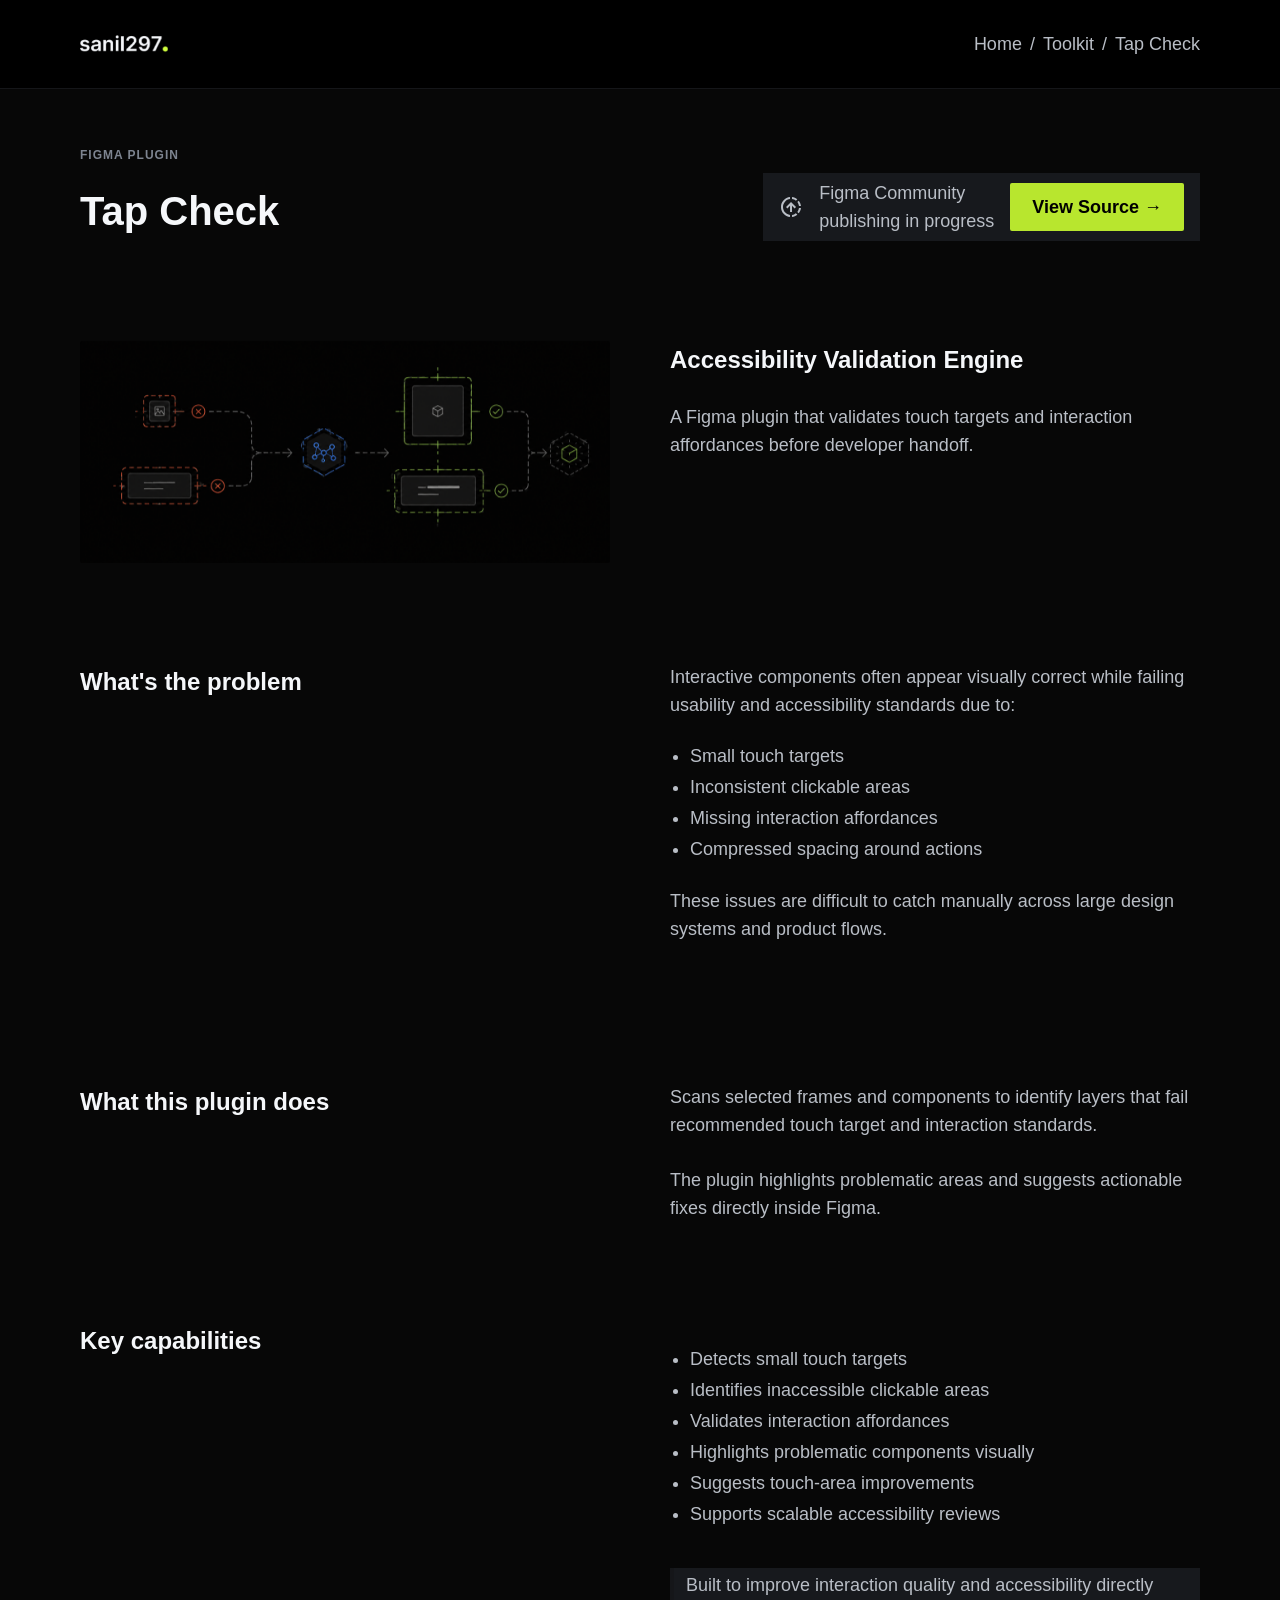
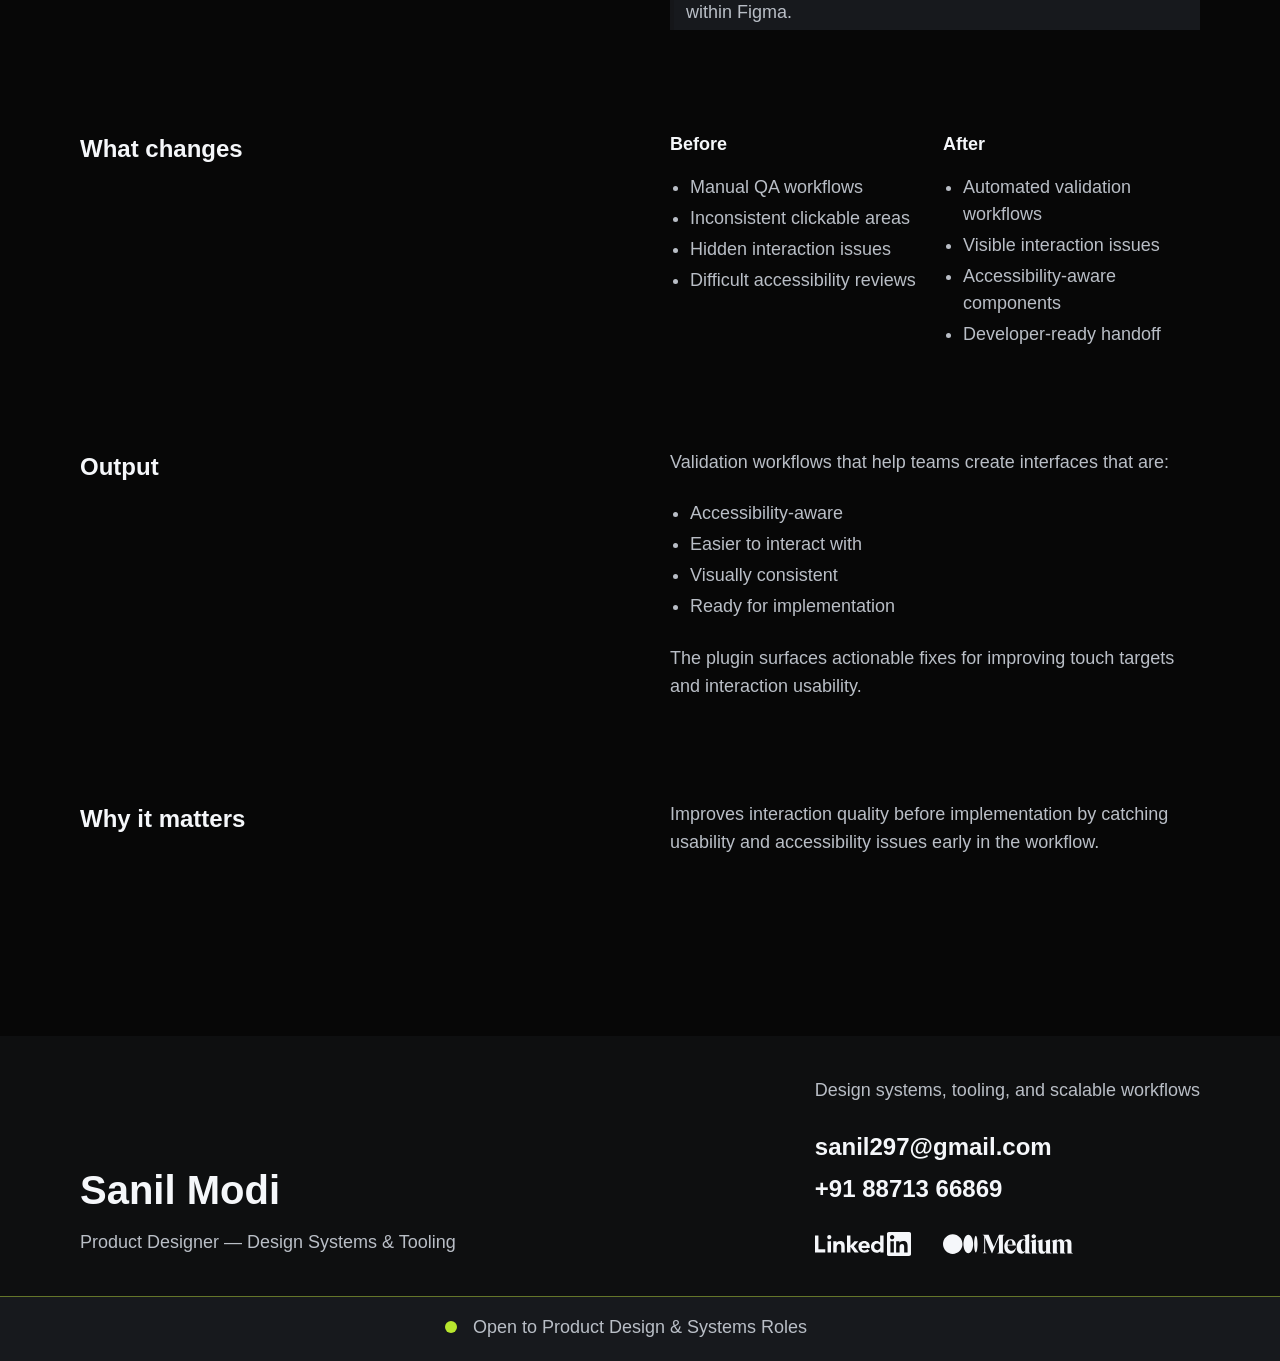
<file: tapcheck.html>
<!DOCTYPE html>
<html lang="en">

<head>

    <meta charset="UTF-8" />
    <meta name="viewport" content="width=device-width, initial-scale=1.0" />

    <title>
        Tap Check
    </title>

    <link rel="stylesheet" href="style.css">

</head>

<body>
    <!-- TOP NAV -->

    <header class="navbar">
        <div class="page-container navbar-inner">
            <a href="index.html">
                <img class="logo_img" src="assets/sanil297_logo.png" alt="">

            </a>

            <nav class="nav-links bdy18 txt2" id="navLinks">
                <a href="index.html">Home</a>
                <span>/</span>
                <a href="index.html#toolkit">Toolkit</a>
                <span>/</span>
                <span class="bdy18-bold">Tap Check</span>
            </nav>

            <div class="menu-btn" id="menuBtn">
                ☰
            </div>
        </div>
    </header>

    <div class="page-container">

        <!-- HERO -->

        <div class="workflow-hero-grid margin-bottom-100">

            <div>
                <span class="section-label mt12-bld margin-top-60 margin-bottom-20">
                    FIGMA PLUGIN
                </span>

                <h1 class="hdln40-bld">
                    Tap Check
                </h1>

            </div>

            <div class="note figma-note bdy18">
                <img src="assets/upload_progress_24.svg" alt="">

                Figma Community <br>
                publishing in progress

                <a href="https://github.com/sanil297/tap-check" target="_blank" class="btn btn-primary">
                    <!-- View Plugin → -->
                    View Source →
                </a>
            </div>

        </div>


        <!-- CONTENT GRID -->

        <div class="workflow-problem-grid margin-bottom-100">
            <div>
                <img src="assets/home_7.png" alt="">
            </div>
            <div>
                <h3 class="lbl24-bld">
                    Accessibility Validation Engine
                </h3>
                <p class="bdy18 txt2 margin-top-24 margin-bottom-40">
                    A Figma plugin that validates touch targets and interaction affordances before developer handoff.
                </p>
            </div>
        </div>

        <!-- SECTION -->

        <div class="workflow-problem-grid margin-bottom-100">
            <div>
                <h3 class="lbl24-bld">
                    What's the problem
                </h3>
            </div>
            <div>
                <p class="bdy18 txt2">
                    Interactive components often appear visually correct while failing usability and accessibility
                    standards due to:
                </p>
                <ul class="workflow-list txt2">
                    <li>Small touch targets</li>
                    <li>Inconsistent clickable areas</li>
                    <li>Missing interaction affordances</li>
                    <li>Compressed spacing around actions</li>
                </ul>

                <p class="bdy18 txt2 margin-top-24 margin-bottom-40">
                    These issues are difficult to catch manually across large design systems and product flows.
                </p>
            </div>
        </div>

        <!-- SECTION -->

        <div class="workflow-problem-grid margin-bottom-100">
            <div>
                <h3 class="lbl24-bld">
                    What this plugin does
                </h3>
            </div>
            <div>
                <p class="bdy18 txt2">
                    Scans selected frames and components to identify layers that fail recommended touch target and
                    interaction standards.
                </p>
                <br>
                <p class="bdy18 txt2">
                    The plugin highlights problematic areas and suggests actionable fixes directly inside Figma.
                </p>
            </div>
        </div>

        <!-- CAPABILITIES -->

        <div class="workflow-problem-grid margin-bottom-100">

            <div>
                <h3 class="lbl24-bld">
                    Key capabilities
                </h3>
            </div>

            <div>
                <ul class="workflow-list txt2 margin-bottom-40">
                    <li>Detects small touch targets</li>
                    <li>Identifies inaccessible clickable areas</li>
                    <li>Validates interaction affordances</li>
                    <li>Highlights problematic components visually</li>
                    <li>Suggests touch-area improvements</li>
                    <li>Supports scalable accessibility reviews</li>
                </ul>
                <div class="token-note">
                    Built to improve interaction quality and accessibility directly within Figma.
                </div>
            </div>

        </div>

        <!-- BEFORE AFTER -->

        <div class="workflow-problem-grid margin-bottom-100">
            <div>
                <h3 class="lbl24-bld">
                    What changes
                </h3>
            </div>
            <div class="before-after-grid">
                <div class="compare-card">
                    <h3 class="lbl18-bld margin-bottom-16">
                        Before
                    </h3>
                    <ul class="workflow-list txt2">
                        <li>Manual QA workflows</li>
                        <li>Inconsistent clickable areas</li>
                        <li>Hidden interaction issues</li>
                        <li>Difficult accessibility reviews</li>
                    </ul>
                </div>
                <div class="compare-card">
                    <h3 class="lbl18-bld margin-bottom-16">
                        After
                    </h3>
                    <ul class="workflow-list txt2">
                        <li>Automated validation workflows</li>
                        <li>Visible interaction issues</li>
                        <li>Accessibility-aware components</li>
                        <li>Developer-ready handoff</li>
                    </ul>
                </div>
            </div>
        </div>

        <!-- OUTPUT -->

        <div class="workflow-problem-grid margin-bottom-100">
            <div>
                <h3 class="lbl24-bld">
                    Output
                </h3>
            </div>
            <div>
                <p class="bdy18 txt2 margin-bottom-20">
                    Validation workflows that help teams create interfaces that are:
                </p>
                <ul class="workflow-list txt2">
                    <li>Accessibility-aware</li>
                    <li>Easier to interact with</li>
                    <li>Visually consistent</li>
                    <li>Ready for implementation</li>
                </ul>

                <p class="bdy18 txt2 margin-top-24">
                    The plugin surfaces actionable fixes for improving touch targets and interaction usability.
                </p>
            </div>
        </div>

        <!-- Why it matters -->

        <div class="workflow-problem-grid margin-bottom-160">
            <div>
                <h3 class="lbl24-bld">
                    Why it matters
                </h3>
            </div>
            <div>
                <p class="bdy18 txt2 margin-bottom-20">
                    Improves interaction quality before implementation by catching usability and accessibility issues
                    early in the workflow.
                </p>
            </div>
        </div>
    </div>

    <!-- FOOTER -->

    <footer class="footer" id="contact">

        <!-- MAIN -->

        <div class="page-container footer-main">

            <!-- LEFT -->

            <div class="footer-left">

                <h2 class="hdln40-bld">
                    Sanil Modi
                </h2>

                <p class="bdy18 text2">
                    Product Designer — Design Systems & Tooling
                </p>

            </div>

            <!-- RIGHT -->

            <div class="footer-right">

                <p class="bdy18 footer-note">
                    Design systems, tooling, and scalable workflows
                </p>

                <div class="footer-contact">

                    <a href="mailto:sanil297@gmail.com" class="lbl24-bld">
                        sanil297@gmail.com
                    </a>

                    <a href="tel:+918871368690" class="lbl24-bld">
                        +91 88713 66869
                    </a>

                </div>

                <div class="footer-socials">

                    <a href="https://www.linkedin.com/in/sanil297" target="_blank" class="social-link bdy18-bld">
                        <img class="linkedIn" src="assets/linkedin.svg" alt="">
                    </a>

                    <a href="https://medium.com/@sanil297" target="_blank" class="social-link bdy18-bld">
                        <img class="medium" src="assets/medium.svg" alt="">
                    </a>

                </div>

            </div>

        </div>

        <!-- BOTTOM -->
        <div class="footer-bottom">
            <div class="footer-live">
                <span class="live-dot dot-lg"></span>

                <p class="bdy18">
                    Open to Product Design & Systems Roles
                </p>
            </div>
        </div>

    </footer>

    <script src="script.js"></script>
</body>

</html>
</file>
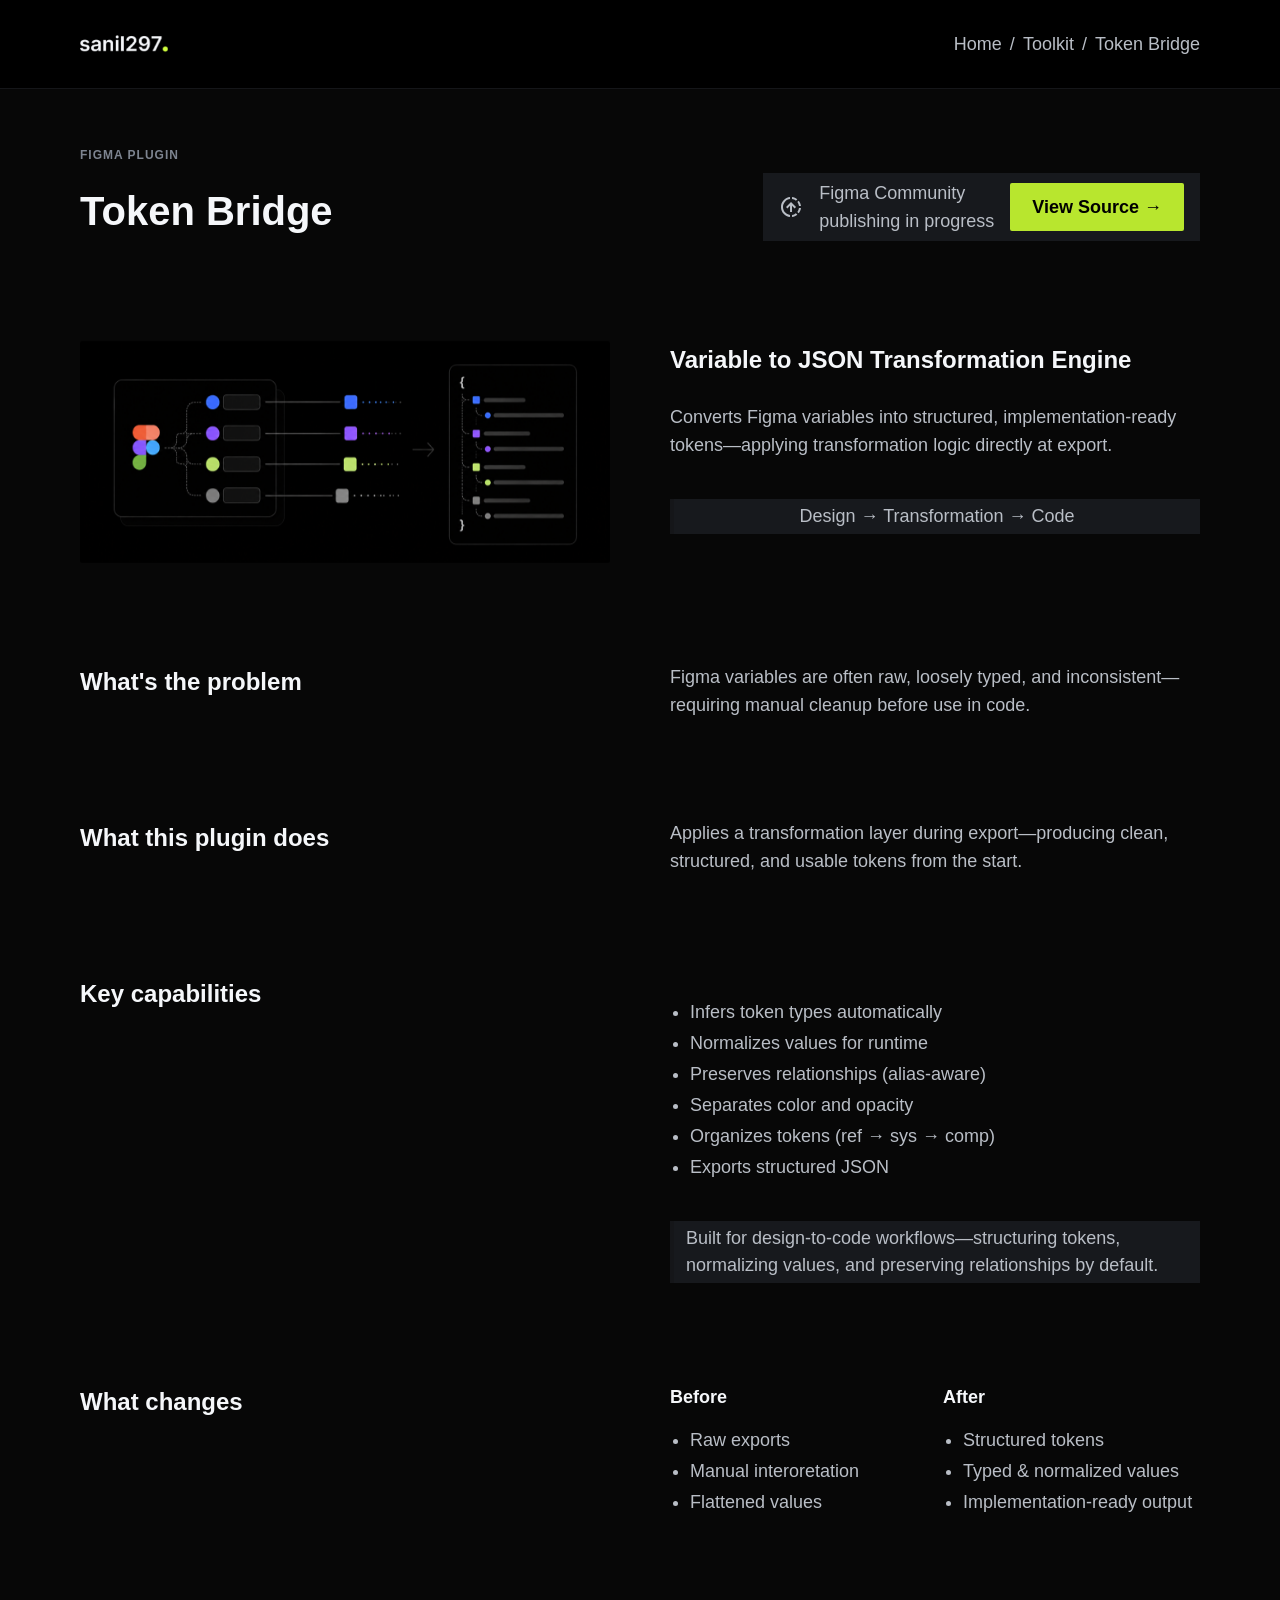
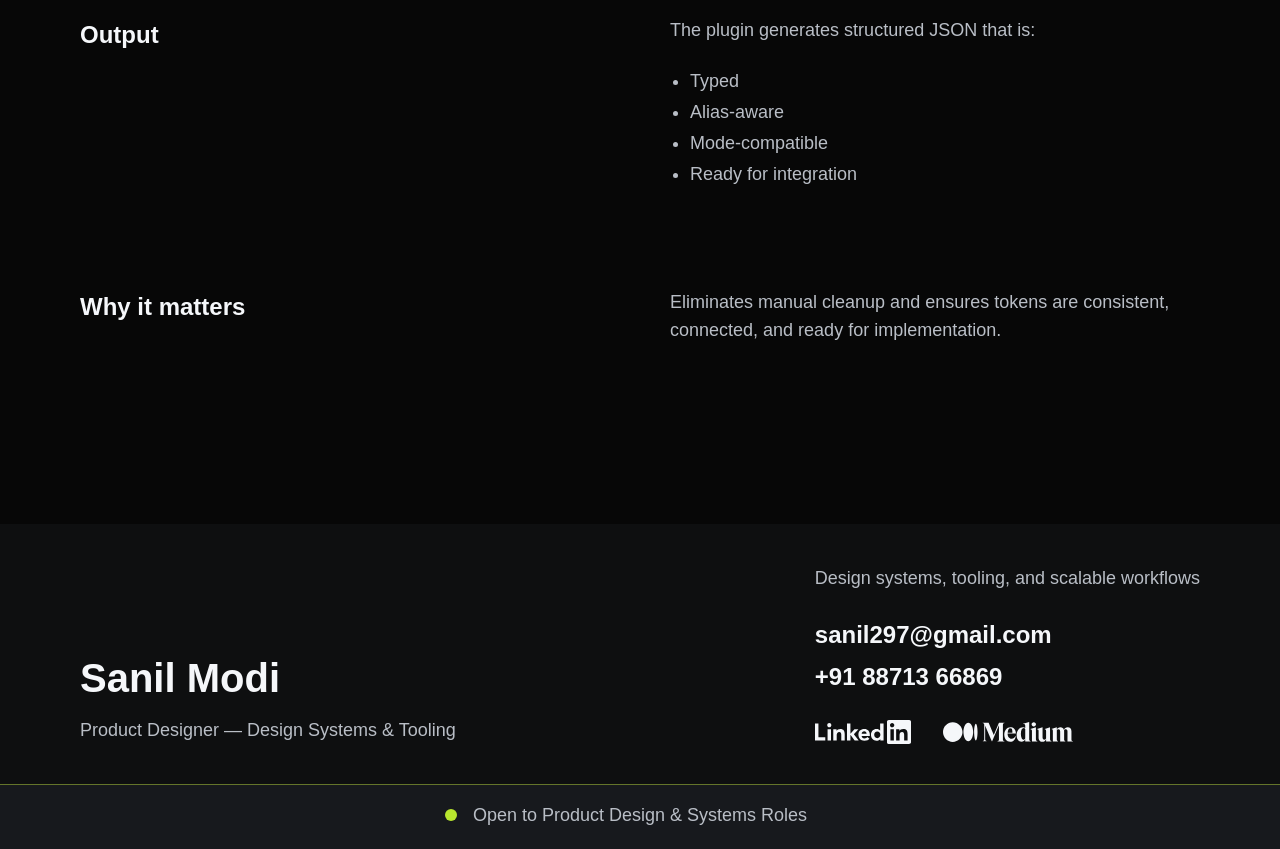
<file: token-bridge.html>
<!DOCTYPE html>
<html lang="en">

<head>

    <meta charset="UTF-8" />
    <meta name="viewport" content="width=device-width, initial-scale=1.0" />

    <title>
        Token Bridge
    </title>

    <link rel="stylesheet" href="style.css">

</head>

<body>
    <!-- TOP NAV -->

    <header class="navbar">
        <div class="page-container navbar-inner">
            <a href="index.html">
                <img class="logo_img" src="assets/sanil297_logo.png" alt="">

            </a>

            <nav class="nav-links bdy18 txt2" id="navLinks">
                <a href="index.html">Home</a>
                <span>/</span>
                <a href="index.html#toolkit">Toolkit</a>
                <span>/</span>
                <span class="bdy18-bold">Token Bridge</span>
            </nav>

            <div class="menu-btn" id="menuBtn">
                ☰
            </div>
        </div>
    </header>

    <div class="page-container">

        <!-- HERO -->

        <div class="workflow-hero-grid margin-bottom-100">

            <div>
                <span class="section-label mt12-bld margin-top-60 margin-bottom-20">
                    FIGMA PLUGIN
                </span>

                <h1 class="hdln40-bld">
                    Token Bridge
                </h1>

            </div>

            <div class="note figma-note bdy18">
                <img src="assets/upload_progress_24.svg" alt="">

                Figma Community <br>
                publishing in progress

                <a href="https://github.com/sanil297/token-bridge" target="_blank" class="btn btn-primary">
                    <!-- View Plugin → -->
                    View Source →
                </a>
            </div>

        </div>


        <!-- CONTENT GRID -->

        <div class="workflow-problem-grid margin-bottom-100">

            <div>
                <img src="assets/home_5.png" alt="">
            </div>

            <div>
                <h3 class="lbl24-bld">
                    Variable to JSON Transformation Engine
                </h3>

                <p class="bdy18 txt2 margin-top-24 margin-bottom-40">
                    Converts Figma variables into structured, implementation-ready tokens—applying transformation logic
                    directly at export.
                </p>

                <div class="token-note">
                    Design → Transformation → Code
                </div>

            </div>

        </div>

        <!-- SECTION -->

        <div class="workflow-problem-grid margin-bottom-100">

            <div>
                <h3 class="lbl24-bld">
                    What's the problem
                </h3>
            </div>

            <div>
                <p class="bdy18 txt2">
                    Figma variables are often raw, loosely typed, and inconsistent—requiring manual cleanup before use
                    in code.
                </p>
            </div>

        </div>

        <!-- SECTION -->

        <div class="workflow-problem-grid margin-bottom-100">

            <div>
                <h3 class="lbl24-bld">
                    What this plugin does
                </h3>
            </div>

            <div>
                <p class="bdy18 txt2">
                    Applies a transformation layer during export—producing clean, structured, and usable tokens from the
                    start.
                </p>
            </div>

        </div>

        <!-- CAPABILITIES -->

        <div class="workflow-problem-grid margin-bottom-100">

            <div>
                <h3 class="lbl24-bld">
                    Key capabilities
                </h3>
            </div>

            <div>
                <ul class="workflow-list txt2 margin-bottom-40">
                    <li>Infers token types automatically</li>
                    <li>Normalizes values for runtime</li>
                    <li>Preserves relationships (alias-aware)</li>
                    <li>Separates color and opacity</li>
                    <li>Organizes tokens (ref → sys → comp)</li>
                    <li>Exports structured JSON</li>
                </ul>

                <div class="token-note">
                    Built for design-to-code workflows—structuring tokens, normalizing values, and preserving
                    relationships by default.
                </div>
            </div>

        </div>

        <!-- BEFORE AFTER -->

        <div class="workflow-problem-grid margin-bottom-100">
            <div>
                <h3 class="lbl24-bld">
                    What changes
                </h3>
            </div>
            <div class="before-after-grid">
                <div class="compare-card">
                    <h3 class="lbl18-bld margin-bottom-16">
                        Before
                    </h3>
                    <ul class="workflow-list txt2">
                        <li>Raw exports</li>
                        <li>Manual interoretation</li>
                        <li>Flattened values</li>
                    </ul>
                </div>
                <div class="compare-card">
                    <h3 class="lbl18-bld margin-bottom-16">
                        After
                    </h3>
                    <ul class="workflow-list txt2">
                        <li>Structured tokens</li>
                        <li>Typed & normalized values</li>
                        <li>Implementation-ready output</li>
                    </ul>
                </div>
            </div>
        </div>

        <!-- OUTPUT -->

        <div class="workflow-problem-grid margin-bottom-100">
            <div>
                <h3 class="lbl24-bld">
                    Output
                </h3>
            </div>
            <div>
                <p class="bdy18 txt2 margin-bottom-20">
                    The plugin generates structured JSON that is:
                </p>
                <ul class="workflow-list txt2">
                    <li>Typed</li>
                    <li>Alias-aware</li>
                    <li>Mode-compatible</li>
                    <li>Ready for integration</li>
                </ul>
            </div>
        </div>

        <!-- Why it matters -->

        <div class="workflow-problem-grid margin-bottom-160">
            <div>
                <h3 class="lbl24-bld">
                    Why it matters
                </h3>
            </div>
            <div>
                <p class="bdy18 txt2 margin-bottom-20">
                    Eliminates manual cleanup and ensures tokens are consistent, connected, and ready for
                    implementation.
                </p>
            </div>
        </div>
    </div>

    <!-- FOOTER -->

    <footer class="footer" id="contact">

        <!-- MAIN -->

        <div class="page-container footer-main">

            <!-- LEFT -->

            <div class="footer-left">

                <h2 class="hdln40-bld">
                    Sanil Modi
                </h2>

                <p class="bdy18 text2">
                    Product Designer — Design Systems & Tooling
                </p>

            </div>

            <!-- RIGHT -->

            <div class="footer-right">

                <p class="bdy18 footer-note">
                    Design systems, tooling, and scalable workflows
                </p>

                <div class="footer-contact">

                    <a href="mailto:sanil297@gmail.com" class="lbl24-bld">
                        sanil297@gmail.com
                    </a>

                    <a href="tel:+918871368690" class="lbl24-bld">
                        +91 88713 66869
                    </a>

                </div>

                <div class="footer-socials">

                    <a href="https://www.linkedin.com/in/sanil297" target="_blank" class="social-link bdy18-bld">
                        <img class="linkedIn" src="assets/linkedin.svg" alt="">
                    </a>

                    <a href="https://medium.com/@sanil297" target="_blank" class="social-link bdy18-bld">
                        <img class="medium" src="assets/medium.svg" alt="">
                    </a>

                </div>

            </div>

        </div>

        <!-- BOTTOM -->
        <div class="footer-bottom">
            <div class="footer-live">
                <span class="live-dot dot-lg"></span>

                <p class="bdy18">
                    Open to Product Design & Systems Roles
                </p>
            </div>
        </div>

    </footer>

    <script src="script.js"></script>
</body>

</html>
</file>
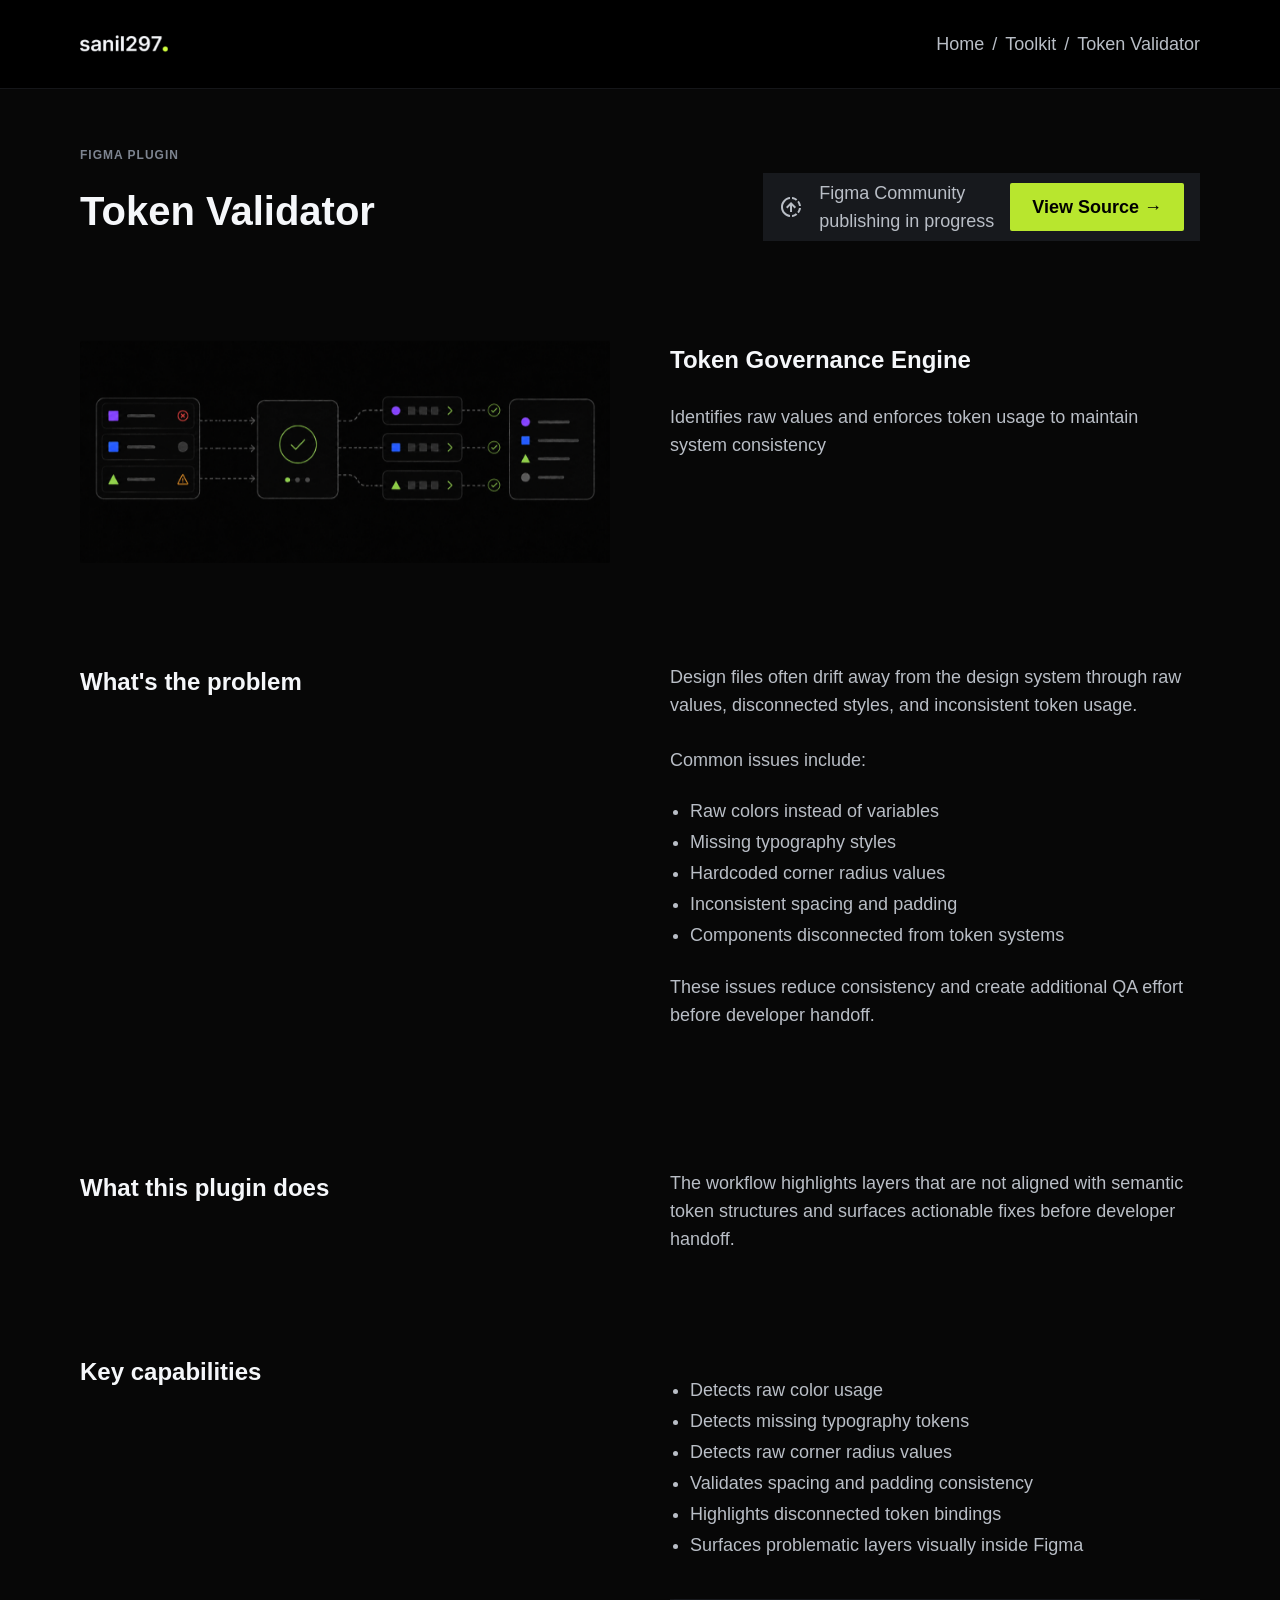
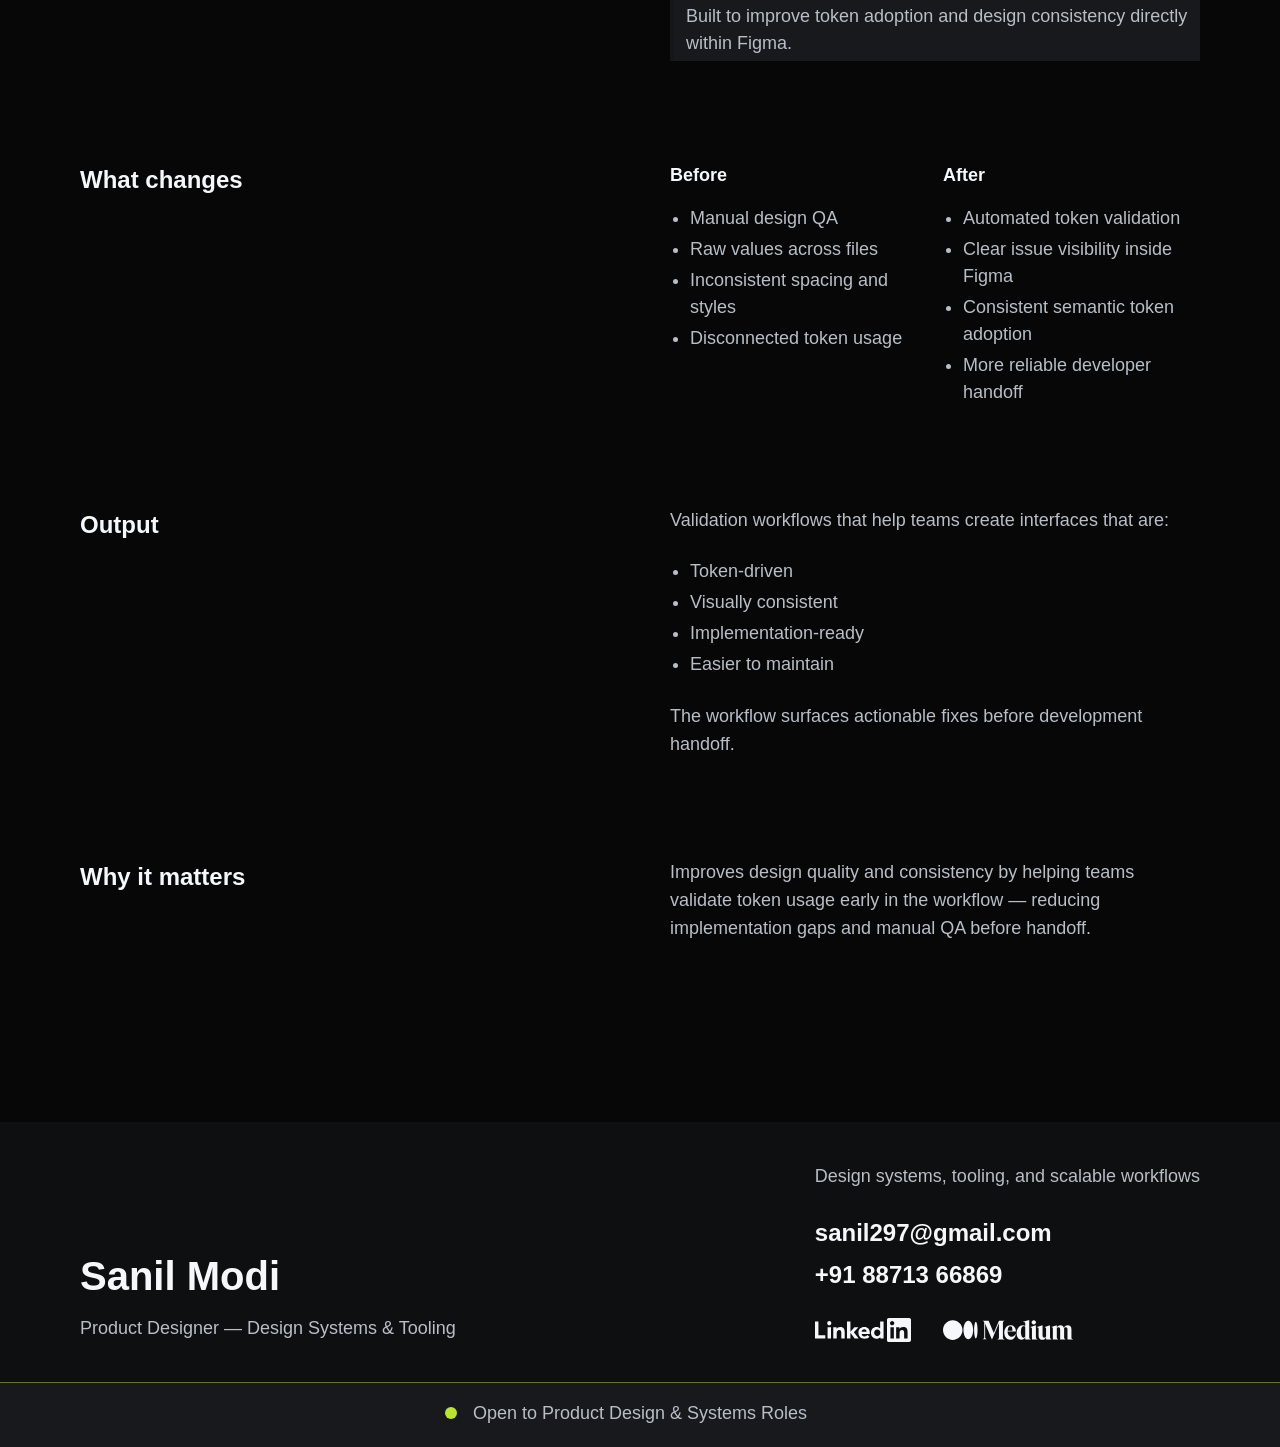
<file: token-validator.html>
<!DOCTYPE html>
<html lang="en">

<head>

    <meta charset="UTF-8" />
    <meta name="viewport" content="width=device-width, initial-scale=1.0" />

    <title>
        Token Validator
    </title>

    <link rel="stylesheet" href="style.css">

</head>

<body>
    <!-- TOP NAV -->

    <header class="navbar">
        <div class="page-container navbar-inner">
            <a href="index.html">
                <img class="logo_img" src="assets/sanil297_logo.png" alt="">

            </a>

            <nav class="nav-links bdy18 txt2" id="navLinks">
                <a href="index.html">Home</a>
                <span>/</span>
                <a href="index.html#toolkit">Toolkit</a>
                <span>/</span>
                <span class="bdy18-bold">Token Validator</span>
            </nav>

            <div class="menu-btn" id="menuBtn">
                ☰
            </div>
        </div>
    </header>

    <div class="page-container">

        <!-- HERO -->

        <div class="workflow-hero-grid margin-bottom-100">

            <div>
                <span class="section-label mt12-bld margin-top-60 margin-bottom-20">
                    FIGMA PLUGIN
                </span>

                <h1 class="hdln40-bld">
                    Token Validator
                </h1>

            </div>

            <div class="note figma-note bdy18">
                <img src="assets/upload_progress_24.svg" alt="">

                Figma Community <br>
                publishing in progress

                <a href="https://github.com/sanil297/variable-validator" target="_blank" class="btn btn-primary">
                    <!-- View Plugin → -->
                    View Source →
                </a>
            </div>

        </div>


        <!-- CONTENT GRID -->

        <div class="workflow-problem-grid margin-bottom-100">
            <div>
                <img src="assets/home_8.png" alt="">
            </div>
            <div>
                <h3 class="lbl24-bld">
                    Token Governance Engine
                </h3>
                <p class="bdy18 txt2 margin-top-24 margin-bottom-40">
                    Identifies raw values and enforces token usage to maintain system consistency
                </p>
            </div>
        </div>

        <!-- SECTION -->

        <div class="workflow-problem-grid margin-bottom-100">
            <div>
                <h3 class="lbl24-bld">
                    What's the problem
                </h3>
            </div>
            <div>
                <p class="bdy18 txt2">
                    Design files often drift away from the design system through raw values, disconnected styles, and
                    inconsistent token usage.
                </p>
                <br>
                <p class="bdy18 txt2">
                    Common issues include:
                </p>
                <ul class="workflow-list txt2">
                    <li>Raw colors instead of variables</li>
                    <li>Missing typography styles</li>
                    <li>Hardcoded corner radius values</li>
                    <li>Inconsistent spacing and padding</li>
                    <li>Components disconnected from token systems</li>
                </ul>

                <p class="bdy18 txt2 margin-top-24 margin-bottom-40">
                    These issues reduce consistency and create additional QA effort before developer handoff.
                </p>
            </div>
        </div>

        <!-- SECTION -->

        <div class="workflow-problem-grid margin-bottom-100">
            <div>
                <h3 class="lbl24-bld">
                    What this plugin does
                </h3>
            </div>
            <div>
                <p class="bdy18 txt2">
                    The workflow highlights layers that are not aligned with semantic token structures and surfaces
                    actionable fixes before developer handoff.
                </p>
            </div>
        </div>

        <!-- CAPABILITIES -->

        <div class="workflow-problem-grid margin-bottom-100">

            <div>
                <h3 class="lbl24-bld">
                    Key capabilities
                </h3>
            </div>

            <div>
                <ul class="workflow-list txt2 margin-bottom-40">
                    <li>Detects raw color usage</li>
                    <li>Detects missing typography tokens</li>
                    <li>Detects raw corner radius values</li>
                    <li>Validates spacing and padding consistency</li>
                    <li>Highlights disconnected token bindings</li>
                    <li>Surfaces problematic layers visually inside Figma</li>
                </ul>
                <div class="token-note">
                    Built to improve token adoption and design consistency directly within Figma.
                </div>
            </div>

        </div>

        <!-- BEFORE AFTER -->

        <div class="workflow-problem-grid margin-bottom-100">
            <div>
                <h3 class="lbl24-bld">
                    What changes
                </h3>
            </div>
            <div class="before-after-grid">
                <div class="compare-card">
                    <h3 class="lbl18-bld margin-bottom-16">
                        Before
                    </h3>
                    <ul class="workflow-list txt2">
                        <li>Manual design QA</li>
                        <li>Raw values across files</li>
                        <li>Inconsistent spacing and styles</li>
                        <li>Disconnected token usage</li>
                    </ul>
                </div>
                <div class="compare-card">
                    <h3 class="lbl18-bld margin-bottom-16">
                        After
                    </h3>
                    <ul class="workflow-list txt2">
                        <li>Automated token validation</li>
                        <li>Clear issue visibility inside Figma</li>
                        <li>Consistent semantic token adoption</li>
                        <li>More reliable developer handoff</li>
                    </ul>
                </div>
            </div>
        </div>

        <!-- OUTPUT -->

        <div class="workflow-problem-grid margin-bottom-100">
            <div>
                <h3 class="lbl24-bld">
                    Output
                </h3>
            </div>
            <div>
                <p class="bdy18 txt2 margin-bottom-20">
                    Validation workflows that help teams create interfaces that are:
                </p>
                <ul class="workflow-list txt2">
                    <li>Token-driven</li>
                    <li>Visually consistent</li>
                    <li>Implementation-ready</li>
                    <li>Easier to maintain</li>
                </ul>

                <p class="bdy18 txt2 margin-top-24">
                    The workflow surfaces actionable fixes before development handoff.
                </p>
            </div>
        </div>

        <!-- Why it matters -->

        <div class="workflow-problem-grid margin-bottom-160">
            <div>
                <h3 class="lbl24-bld">
                    Why it matters
                </h3>
            </div>
            <div>
                <p class="bdy18 txt2 margin-bottom-20">
                    Improves design quality and consistency by helping teams validate token usage early in the workflow
                    — reducing implementation gaps and manual QA before handoff.
                </p>
            </div>
        </div>
    </div>

    <!-- FOOTER -->

    <footer class="footer" id="contact">

        <!-- MAIN -->

        <div class="page-container footer-main">

            <!-- LEFT -->

            <div class="footer-left">

                <h2 class="hdln40-bld">
                    Sanil Modi
                </h2>

                <p class="bdy18 text2">
                    Product Designer — Design Systems & Tooling
                </p>

            </div>

            <!-- RIGHT -->

            <div class="footer-right">

                <p class="bdy18 footer-note">
                    Design systems, tooling, and scalable workflows
                </p>

                <div class="footer-contact">

                    <a href="mailto:sanil297@gmail.com" class="lbl24-bld">
                        sanil297@gmail.com
                    </a>

                    <a href="tel:+918871368690" class="lbl24-bld">
                        +91 88713 66869
                    </a>

                </div>

                <div class="footer-socials">

                    <a href="https://www.linkedin.com/in/sanil297" target="_blank" class="social-link bdy18-bld">
                        <img class="linkedIn" src="assets/linkedin.svg" alt="">
                    </a>

                    <a href="https://medium.com/@sanil297" target="_blank" class="social-link bdy18-bld">
                        <img class="medium" src="assets/medium.svg" alt="">
                    </a>

                </div>

            </div>

        </div>

        <!-- BOTTOM -->
        <div class="footer-bottom">
            <div class="footer-live">
                <span class="live-dot dot-lg"></span>

                <p class="bdy18">
                    Open to Product Design & Systems Roles
                </p>
            </div>
        </div>

    </footer>

    <script src="script.js"></script>
</body>

</html>
</file>
<file: style.css>
:root {

    /* =========================================
       COLORS
    ========================================== */

    --bg1: #070707;
    --bg2: #0E0F10;
    --bg3: #17191D;

    --txt1: #F5F7FA;
    --txt2: #B9BEC6;
    --txt3: #7D8490;

    --highlight: #B8E62E;

    --stroke: #151619;


    /* =========================================
       TYPOGRAPHY — FONT SIZE
    ========================================== */

    --hdln60: 80px;
    --hdln40: 40px;

    --lbl36: 36px;
    --lbl24: 24px;
    --lbl18: 18px;

    --bdy18: 18px;
    --bdy14: 14px;

    --mt12: 12px;
    --mt8: 10px;

    --code14: 14px;


    /* =========================================
       TYPOGRAPHY — LINE HEIGHT
    ========================================== */

    --lh-auto: 1;

    --lh-80: 80px;
    --lh-60: 60px;
    --lh-56: 56px;
    --lh-48: 48px;
    --lh-38: 38px;
    --lh-30: 30px;
    --lh-28: 28px;
    --lh-24: 24px;
    --lh-12: 12px;


    /* =========================================
       FONT WEIGHTS
    ========================================== */

    --fw-regular: 300;
    --fw-semibold: 600;


    /* =========================================
       SPACING
    ========================================== */

    --space-4: 4px;
    --space-8: 8px;
    --space-12: 12px;
    --space-16: 16px;
    --space-20: 20px;
    --space-24: 24px;
    --space-32: 32px;
    --space-38: 38px;
    --space-40: 40px;
    --space-48: 48px;
    --space-60: 60px;
    --space-80: 80px;
    --space-100: 100px;
    --space-120: 120px;
    --space-160: 160px;


    /* =========================================
       BORDER RADIUS
    ========================================== */

    --radius-sm: 2px;
    --radius-md: 12px;
    --radius-lg: 20px;


    /* =========================================
       CONTAINER
    ========================================== */

    --container: 1120px;
}


* {
    margin: 0;
    padding: 0;
    box-sizing: border-box;
}


html {
    scroll-behavior: smooth;
}


body {
    background: var(--bg1);
    color: var(--txt1);
    font-size: var(--bdy18);
    line-height: var(--lh-28);
    font-weight: var(--fw-regular);
    font-family: 'Inter', sans-serif;
    line-height: 1.5;
    -webkit-font-smoothing: antialiased;
}

/* PAGE CONTAINER */

.page-container {
    width: 100%;
    max-width: var(--container);
    margin: 0 auto;
}

img {
    width: 100%;
    display: block;
    object-fit: cover;
    image-rendering: auto;
    backface-visibility: hidden;
    transform: translateZ(0);
}


a {
    text-decoration: none;
}


.section {
    padding: var(--space-100) var(--space-24);
}


/* TYPOGRAPHY UTILITIES */

.hdln60-bld {
    font-size: var(--hdln60);
    line-height: var(--lh-80);
    font-weight: var(--fw-semibold);
}

.hdln40-bld {
    font-size: var(--hdln40);
    line-height: var(--lh-60);
    font-weight: var(--fw-semibold);
}

.lbl36 {
    font-size: var(--lbl36);
    line-height: var(--lh-48);
    font-weight: var(--fw-regular);
}

.lbl36-bld {
    font-size: var(--lbl36);
    line-height: var(--lh-48);
    font-weight: var(--fw-semibold);
}

.lbl24 {
    font-size: var(--lbl24);
    line-height: var(--lh-38);
    font-weight: var(--fw-regular);
}

.lbl24-bld {
    font-size: var(--lbl24);
    line-height: var(--lh-38);
    font-weight: var(--fw-semibold);
}

.lbl18-bld {
    font-size: var(--lbl18);
    line-height: var(--lh-28);
    font-weight: var(--fw-semibold);
}

.bdy18-bld {
    font-size: var(--bdy18);
    line-height: var(--lh-28);
    font-weight: var(--fw-semibold);
}

.bdy18 {
    font-size: var(--bdy18);
    line-height: var(--lh-28);
    font-weight: var(--fw-regular);
}

.bdy14 {
    font-size: var(--bdy14);
    line-height: var(--lh-24);
    font-weight: var(--fw-regular);
}

.bdy14-bld {
    font-size: var(--bdy14);
    line-height: var(--lh-24);
    font-weight: var(--fw-semibold);
}

.mt12 {
    font-size: var(--mt12);
    line-height: var(--lh-12);
    font-weight: var(--fw-semibold);
    letter-spacing: 1px;
}

.mt12-bld {
    font-size: var(--mt12);
    line-height: var(--lh-12);
    font-weight: var(--fw-semibold);
    letter-spacing: 1px;
}

.mt8-bld {
    font-size: var(--mt8);
    line-height: var(--lh-12);
    font-weight: var(--fw-semibold);
    letter-spacing: 3px;
    text-transform: uppercase;
}

.code {
    font-size: var(--code14);
    line-height: var(--lh-24);
    font-family: monospace;
}

.mt8 {
    font-size: var(--mt8);
    line-height: var(--lh-12);
    font-weight: var(--fw-semibold);
    letter-spacing: 3px;
    text-transform: uppercase;
}

.txt1 {
    color: var(--txt1);
}

.txt2 {
    color: var(--txt2);
}

.txt3 {
    color: var(--txt3);
}

/* NAVBAR */

.logo_img {
    width: 88px;
}

.navbar {
    width: 100%;
    padding: var(--space-20) var(--space-24);
    display: flex;
    justify-content: space-between;
    align-items: center;
    position: sticky;
    top: 0;
    z-index: 999;
    background: rgba(0, 0, 0, 0.95);
    backdrop-filter: blur(10px);
    border-bottom: 1px solid var(--stroke);
}

.navbar-inner {
    display: flex;
    justify-content: space-between;
    align-items: center;
}

.home {
    .nav-links {
        gap: 28px !important;
    }
}

.nav-links {
    display: flex;
    gap: 8px;
}

.nav-links a {
    color: var(--txt2);
    transition: 0.3s;
}

.nav-links a:hover {
    color: var(--highlight);
}

.menu-btn {
    display: none;
    cursor: pointer;
}


/* HERO */

.hero {
    min-height: 68vh;
    display: flex;
    align-items: center;
    justify-content: space-between;
    padding: 0 var(--space-24);
}

.hero-scroll {
    display: flex;
    justify-content: center;
    margin-top: 80px;
}

.scroll-arrow {
    position: relative;

    display: flex;
    align-items: center;
    justify-content: center;

    width: 80px;
    height: 70px;

    text-decoration: none;
}

/* actual line */
.scroll-arrow::before {
    content: "";
    width: 2px;
    height: 50px;
    background: var(--txt1);
    position: absolute;
    top: 0;
}

/* arrow head */
.scroll-arrow::after {
    content: "";
    position: absolute;
    bottom: 18px;
    left: 50%;
    width: 10px;
    height: 10px;
    border-right: 2px solid var(--txt1);
    border-bottom: 2px solid var(--txt1);

    transform: translateX(-50%) rotate(45deg);
}

.hero-image {
    flex: 0 0 40%;
}

.hero-image img {
    max-width: 420px;
}

.hero-content {
    flex: 0 0 60%;
}

.hero-content h1 {
    margin-bottom: 24px;
}

.hero-content h2 {
    color: var(--txt2);
    margin-bottom: 24px;
}

.hero-content p {
    color: var(--txt3);
    max-width: 520px;
}

.hero-buttons {
    display: flex;
    gap: 16px;
}

.content-width {
    max-width: 720px;
}

/* BUTTONS */

.btn {
    padding: 14px 22px;
    border-radius: var(--radius-sm);
    display: inline-flex;
    align-items: center;
    justify-content: center;
    transition: 0.3s ease;
    min-width: fit-content;
    height: 48px;
    font-size: var(--bdy18);
    line-height: var(--lh-28);
    font-weight: var(--fw-semibold);
}

.btn-primary {
    background: var(--highlight);
    color: #000;
}

.btn-primary:hover {
    transform: translateY(-2px);
}

.btn-secondary {
    border: 0.4px solid var(--highlight);
    color: var(--highlight);
}


/* SECTIONS */

.section-grid {
    display: grid;
    grid-template-columns: 1fr 1fr;
    gap: 20px;
    align-items: center;
}

.section-label {
    color: var(--txt3);
    margin-bottom: 16px;
    display: block;
}

.section-left p {
    color: var(--txt2);
    margin-bottom: 40px;
}


/* SECTION HEADER */

.section-header p {
    color: var(--txt2);
}

.tool-card:hover,
.operational-card:hover {
    transform: translateY(-4px);
    border-color: var(--highlight);
}

/* OPERATIONAL DESIGN SYSTEMS */

.operational-section {
    padding-top: 0;
}

.operational-grid {
    display: grid;
    grid-template-columns: repeat(2, 1fr);
    gap: 32px;
}

.operational-card {
    background: var(--bg2);
    overflow: hidden;
    transition: 0.3s ease;
}

.operational-card img {
    height: 180px;
    object-fit: fill;
}

.operational-content {
    padding: 40px 24px;
}

.tag-group span {
    color: var(--txt3);
    display: inline-flex;
    align-items: center;
    padding: 8px 12px;
    /* margin-bottom: 16px; */
    border-radius: 999px;
    background: var(--bg3);
    text-transform: uppercase;
}

.tag-group {
    display: flex;
    flex-wrap: wrap;
    gap: 12px;
    margin-bottom: 20px;
}

.operational-card .work-link {
    display: inline-block;
}

/* TOOLKIT */

.toolkit-border-section {
    border: 1px solid var(--stroke);
    margin-top: -40px;
    display: flex;
    flex-direction: column;
}

.content {
    flex: 1;
    padding: 48px 40px 60px;
}

.card-footer {
    padding: 16px 0px;
    border-top: 1px solid var(--stroke);
    color: var(--txt2);
    text-align: center;
}

.toolkit-grid {
    display: grid;
    grid-template-columns: repeat(2, 1fr);
    gap: 60px;
}

.tool-card {
    background: var(--bg2);
    padding: 20px 24px;
    transition: 0.3s ease;
}

.tool-card img {
    height: 180px;
    object-fit: fill;
    margin-bottom: 20px;
}

.tool-card h3 {
    margin-bottom: 6px;
}

.tool-card p {
    color: var(--txt2);
    margin-bottom: 20px;
}

.tool-card a {
    color: var(--highlight);
}

.section-footer-note {
    width: 100%;
    padding: 24px;
    margin-top: 40px;
    border-top: 1px solid var(--stroke);
    background: var(--bg2);
    text-align: center;
    color: var(--txt2);
}


/* WORK */

.work-list {
    display: flex;
    flex-direction: column;
    gap: 100px;
}

.work-item {
    display: grid;
    grid-template-columns: 180px 1fr auto;
    gap: 30px;
    align-items: start;
}

/* LOGO */

.work-logo {
    display: flex;
    justify-content: center;
}

.work-logo img {
    width: 152px;
    height: 140px;
    object-fit: cover;
}

/* CENTER */

.work-main h3 {
    color: var(--txt1);
}

/* CTA */

.work-cta {
    align-self: center;
}

.work-link {
    color: var(--highlight);
    white-space: nowrap;
}

/* DETAIL CARD */

.work-detail-card {
    width: 90%;
    background: var(--bg2);
    padding: 24px;
    margin: -30px 0px 0px 48px;
    align-self: center;
}


/* =========================================
FOOTER
========================================= */

/* MAIN */

.footer {
    background: var(--bg2);
}

.footer-main {
    /* min-height: 640px; */
    padding: 40px 0;
    display: flex;
    justify-content: space-between;
    align-items: flex-end;
    gap: 120px;
}

/* LEFT */

.footer-left {
    display: flex;
    flex-direction: column;
    gap: 8px;
}

.footer-left p {
    color: var(--txt2);
}

/* RIGHT */

.footer-right {
    display: flex;
    flex-direction: column;
    gap: 24px;
    max-width: 620px;
}

.footer-note {
    color: var(--txt2);
}

/* CONTACT */

.footer-contact {
    display: flex;
    flex-direction: column;
    gap: 4px;
}

.footer-contact a {
    color: var(--txt1);
    text-decoration: none;
    width: fit-content;
}

/* SOCIALS */

.footer-socials {
    display: flex;
    align-items: center;
    gap: 32px;
}

.social-link {
    display: flex;
    align-items: center;
    gap: 10px;
    color: var(--txt1);
    text-decoration: none;
}

.medium {
    height: 20px;
}

.linkedIn {
    height: 24px;
}

/* BOTTOM */

.footer-bottom {
    border-top: 1px solid rgba(215, 255, 63, 0.4);
    background: var(--bg3);
    padding: 16px 24px 20px;
    text-align: center;
}

.footer-bottom p {
    color: var(--txt2);
}

/* RESPONSIVE */

@media (max-width: 900px) {

    .footer-main {
        min-height: auto;
        flex-direction: column;
        align-items: flex-start;
        gap: 80px;
        padding: 80px 24px;
    }

    .footer-right {
        gap: 40px;
    }

    .footer-contact a {
        font-size: 28px;
        line-height: 1.3;
    }

    .footer-bottom p {
        font-size: 18px;
    }

}


/* MOBILE */

@media (max-width: 900px) {

    .hero {
        flex-direction: column;
        padding-top: 120px;
    }

    .section-grid {
        grid-template-columns: 1fr;
    }

    .toolkit-grid {
        grid-template-columns: 1fr;
    }

    .work-item {
        grid-template-columns: 1fr;
    }

    .nav-links {
        position: absolute;
        top: 80px;
        right: 8%;

        background: #111;
        padding: 20px;

        border: 1px solid var(--stroke);

        flex-direction: column;

        display: none;
    }

    .nav-links span {
        display: none;
    }

    .nav-links.active {
        display: flex;
    }

    .menu-btn {
        display: block;
    }

    .hdln60-bld {
        font-size: 52px;
        line-height: 56px;
    }

    .hdln40-bld {
        font-size: 32px;
        line-height: 40px;
    }

    .operational-grid {
        grid-template-columns: 1fr;
    }

    .footer-socials {
        flex-wrap: wrap;
        gap: 16px;
    }
}

/* =========================================
token bridge
========================================= */

.token-note {
    background: var(--bg3);
    padding: 4px 12px;
    display: flex;
    justify-content: center;
    align-items: center;
    text-align: start;
    color: var(--txt2);
    border-left: 4px solid var(--stroke);
}

.before-after-grid {
    display: grid;
    grid-template-columns: 1fr 1fr;
    gap: 16px;
    align-items: start;
}

.compare-card {
    display: flex;
    flex-direction: column;
    align-self: start;
}

.compare-card .workflow-list {
    margin-top: 0;
}

/* =========================================
WORKFLOW PAGE
========================================= */


.workflow-hero {
    padding: 60px 24px;
}

.workflow-hero-grid {
    display: flex;
    justify-content: space-between;
    align-items: end;
    gap: 240px;
}

.workflow-hero h1 {
    margin: 12px 0 20px;
    ;
    max-width: 720px;
}

.workflow-tags {
    display: flex;
    flex-wrap: wrap;
    gap: 12px;
    margin-bottom: 32px;
}

.workflow-problem-section,
.workflow-approach,
.workflow-transformations {
    margin: 60px 24px;
}

.workflow-problem-grid,
.workflow-approach-grid,
.transformation-grid {
    display: grid;
    grid-template-columns: 1fr 1fr;
    gap: 60px;
    align-items: flex-start;
}

.workflow-caption {
    color: var(--txt3);
    font-size: 12px;
    text-align: center;
}

.insight-divider-na {
    height: 1px;
    width: 60px;
    background: var(--highlight);
    margin: 0px auto;
}

.workflow-divider,
.insight-divider {
    height: 1px;
    width: 60px;
    background: var(--highlight);
    margin: 0px auto 30px;
    ;
}

.workflow-divider,
.insight-divider-bottom {
    height: 1px;
    width: 60px;
    background: var(--highlight);
    margin: 40px auto 0px;
    ;
}

.workflow-insight {
    padding: 60px 24px;
    align-items: center;
    text-align: center;
}

.workflow-list {
    margin-top: 24px;
    padding-left: 20px;
    display: flex;
    flex-direction: column;
    gap: 4px;
}

.transformation-module {
    padding: 80px 0;
    border-top: 1px solid var(--stroke);
}

.transformation-intro {
    margin-bottom: 40px;
    color: var(--txt2);
}

.copy-block {
    margin-bottom: 40px;
}

/* =========================================
MAPPING TABLE
========================================= */

.mapping-table {
    margin-top: 24px;
    border: 1px solid var(--stroke);
    width: 100%;
    /* min-width: 450px; */
}

.mapping-row {
    display: grid;

    min-height: fit-content;
    min-width: fit-content;

    border-bottom: 1px solid var(--stroke);
}

/* 2 COLUMN */

.mapping-row.two-col {
    grid-template-columns: 1fr 1fr;
}

/* 1 COLUMN */

.mapping-row.one-col {
    grid-template-columns: 1fr;
}

.mapping-row:last-child {
    border-bottom: none;
}

/* CELLS */

.mapping-row span {
    display: flex;
    align-items: center;
    padding: 8px 18px;
    line-height: 1.5;
    color: var(--txt2);
}

/* VERTICAL DIVIDER */

.mapping-row span:first-child {
    border-right: 1px solid var(--stroke);
}

/* HEADER */

.mapping-header {
    background: var(--bg3);
}

/* BOTTOM CAPTION */
.mapping-caption {
    margin-top: 24px;
    text-align: center;
    color: var(--txt3);
    max-width: 720px;
    margin-left: auto;
    margin-right: auto;
    line-height: 1.7;
}

.code-comparison {
    display: flex;
    align-items: stretch;
    gap: 4px;
    height: 100%;
    min-width: 0;
}

.code-card-wrapper {
    flex: 1;
    display: flex;
    flex-direction: column;
    height: 100%;
    min-width: 0;
}

/* CAPTION */

.code-caption {
    margin-top: 20px;
    display: flex;
    flex-direction: column;
    align-items: center;
    text-align: center;
    color: var(--txt3);
}


.code-caption span {
    color: var(--txt3);
}

.code-card {
    flex: 1;
    display: flex;
    flex-direction: column;
    justify-content: flex-start;
    background: var(--bg3);
    padding: 16px;
    min-width: 0;
    height: 100%;
    overflow: hidden;
}

.code-card pre {
    margin: 0;
    overflow-x: auto;
    overflow-y: hidden;
    white-space: pre;
    /* word-break: break-word; */
    width: 100%;
}

.code-card code {
    font-family: 'Inter', sans-serif;
    font-size: var(--bdy14);
    line-height: var(--lh-24);
    font-weight: 100;
    color: var(--txt2);
    -webkit-font-smoothing: antialiased;
    display: block;
    max-width: 100%;
}

.code-label {
    margin-bottom: 20px;
    color: var(--txt3);
    font-size: var(--mt12);
}

.comparison-arrow {
    display: flex;
    align-items: center;
    justify-content: center;
    color: var(--txt3);
    font-size: 24px;
    flex-shrink: 0;
}

.transformation-grid>* {
    min-width: 0;
}

@media (max-width: 900px) {

    .workflow-hero-grid,
    .workflow-problem-grid,
    .workflow-approach-grid,
    .transformation-grid,
    .code-comparison {
        grid-template-columns: 1fr;
        display: grid;
    }

    .comparison-arrow {
        display: none;
    }

}

.transformation-rule {
    margin-top: 32px;
    padding: 16px 20px;
    border: 1px solid var(--stroke);
    background: var(--bg2);
    color: var(--txt2);
}

.transformation-insight {
    margin-top: 32px;
    padding-top: 24px;
    border-top: 1px solid var(--stroke);
}

.transformation-insight p {
    color: var(--txt2);
    max-width: 760px;
}

.note {
    background: var(--bg3);
    height: 48px;
    display: flex;
    justify-content: center;
    align-items: center;
    text-align: center;
}

.figma-note {
    padding: 34px 16px;
    gap: 16px;
    text-align: start;
    color: var(--txt2);
}

.figma-note img {
    width: 24px;
    height: 24px;
}

.border-section {
    margin: 100px auto;
    padding: 30px;
    border: 1px solid var(--stroke);
    gap: 70px;
    display: grid;
}

.hide {
    visibility: hidden;
}

.margin-bottom-8 {
    margin-bottom: 8px !important;
}

.margin-bottom-16 {
    margin-bottom: 16px;
}

.margin-bottom-20 {
    margin-bottom: 20px;
}

.margin-bottom-24 {
    margin-bottom: 24px;
}

.margin-bottom-40 {
    margin-bottom: var(--space-40);
}

.margin-bottom-60 {
    margin-bottom: var(--space-60);
}

.margin-bottom-80 {
    margin-bottom: 80px;
}

.margin-bottom-100 {
    margin-bottom: 100px;
}

.margin-bottom-160 {
    margin-bottom: var(--space-160);
}

.margin-top-0 {
    margin-top: 0px;
}

.margin-top-16 {
    margin-top: 16px !important;
}

.margin-top-20 {
    margin-top: 20px;
}

.margin-top-24 {
    margin-top: 24px;
}

.margin-top-40 {
    padding-top: 40px !important;
}

.margin-top-60 {
    padding-top: 60px;
}

.margin-top-70 {
    padding-top: 70px;
}

.margin-top-80 {
    padding-top: 80px;
}

.padding-top-100 {
    padding-top: 100px;
}

.note-btn {
    justify-content: space-between;
    padding: 40px 20px;
}

/* =========================================
RESUME PAGE
========================================= */

.resume-nav {

    display: flex;
    align-items: center;

    gap: 16px;
}

.resume-nav a {
    color: var(--txt2);
    text-decoration: none;
}

.resume-nav .active {
    color: var(--txt1);
}

/* HERO */

.resume-hero {

    padding: 120px 24px 140px;

    display: flex;
    justify-content: space-between;
    align-items: center;

    gap: 80px;
}

.resume-hero-left {
    display: flex;
    flex-direction: column;
    gap: 4px;
}

.resume-tags {

    display: flex;
    flex-wrap: wrap;

    gap: 12px;

    margin-top: 8px;
}

.resume-actions {

    display: flex;
    align-items: center;

    gap: 20px;
}

/* PREVIEW SECTION */

.resume-preview-section {

    padding: 0 24px 160px;
}

.resume-preview-meta {
    display: flex;
    justify-content: space-between;
    align-items: center;
    margin-bottom: 20px;
    color: var(--txt3);
    text-transform: uppercase;
    letter-spacing: 0.08em;
    width: 74%;
    position: relative;
    left: 13%;
}

/* PDF */

.resume-preview {
    width: 75%;
    background: white;
    overflow: hidden;
    position: relative;
    left: 12.5%;
}

.resume-preview iframe {
    width: 100%;
    height: 1210px;
    display: block;
}

/* RESPONSIVE */

@media (max-width: 900px) {

    .resume-hero {

        flex-direction: column;
        align-items: flex-start;

        gap: 48px;

        padding: 80px 24px;
    }

    .resume-actions {

        flex-direction: column;
        width: 100%;

        align-items: stretch;
    }

    .resume-preview-meta {

        flex-direction: column;
        align-items: flex-start;

        gap: 12px;
    }

    .resume-preview iframe {
        height: 900px;
    }

    .before-after-grid {
        grid-template-columns: 1fr;
        gap: 60px;
    }
}

/* =========================================
LIVE TEXT
========================================= */

.footer-live {

    position: relative;

    display: inline-flex;
    align-items: center;
    justify-content: center;
}

/* DOT */

.footer-live .live-dot {

    position: absolute;

    left: -28px;
}


.live-text {

    display: flex;
    align-items: center;

    gap: 12px;
}

/* DOT */

.live-dot {

    border-radius: 50%;

    background: var(--highlight);

    flex-shrink: 0;

    animation: livePulse 1.8s infinite ease-in-out;
}

/* SIZES */

.dot-sm {
    width: var(--mt8);
    height: var(--mt8);
}

.dot-lg {
    width: var(--mt12);
    height: var(--mt12);
}

/* ANIMATION */

@keyframes livePulse {

    0% {
        opacity: 1;
        transform: scale(1);
    }

    50% {
        opacity: 0;
        transform: scale(0.85);
    }

    100% {
        opacity: 1;
        transform: scale(1);
    }
}
</file>
